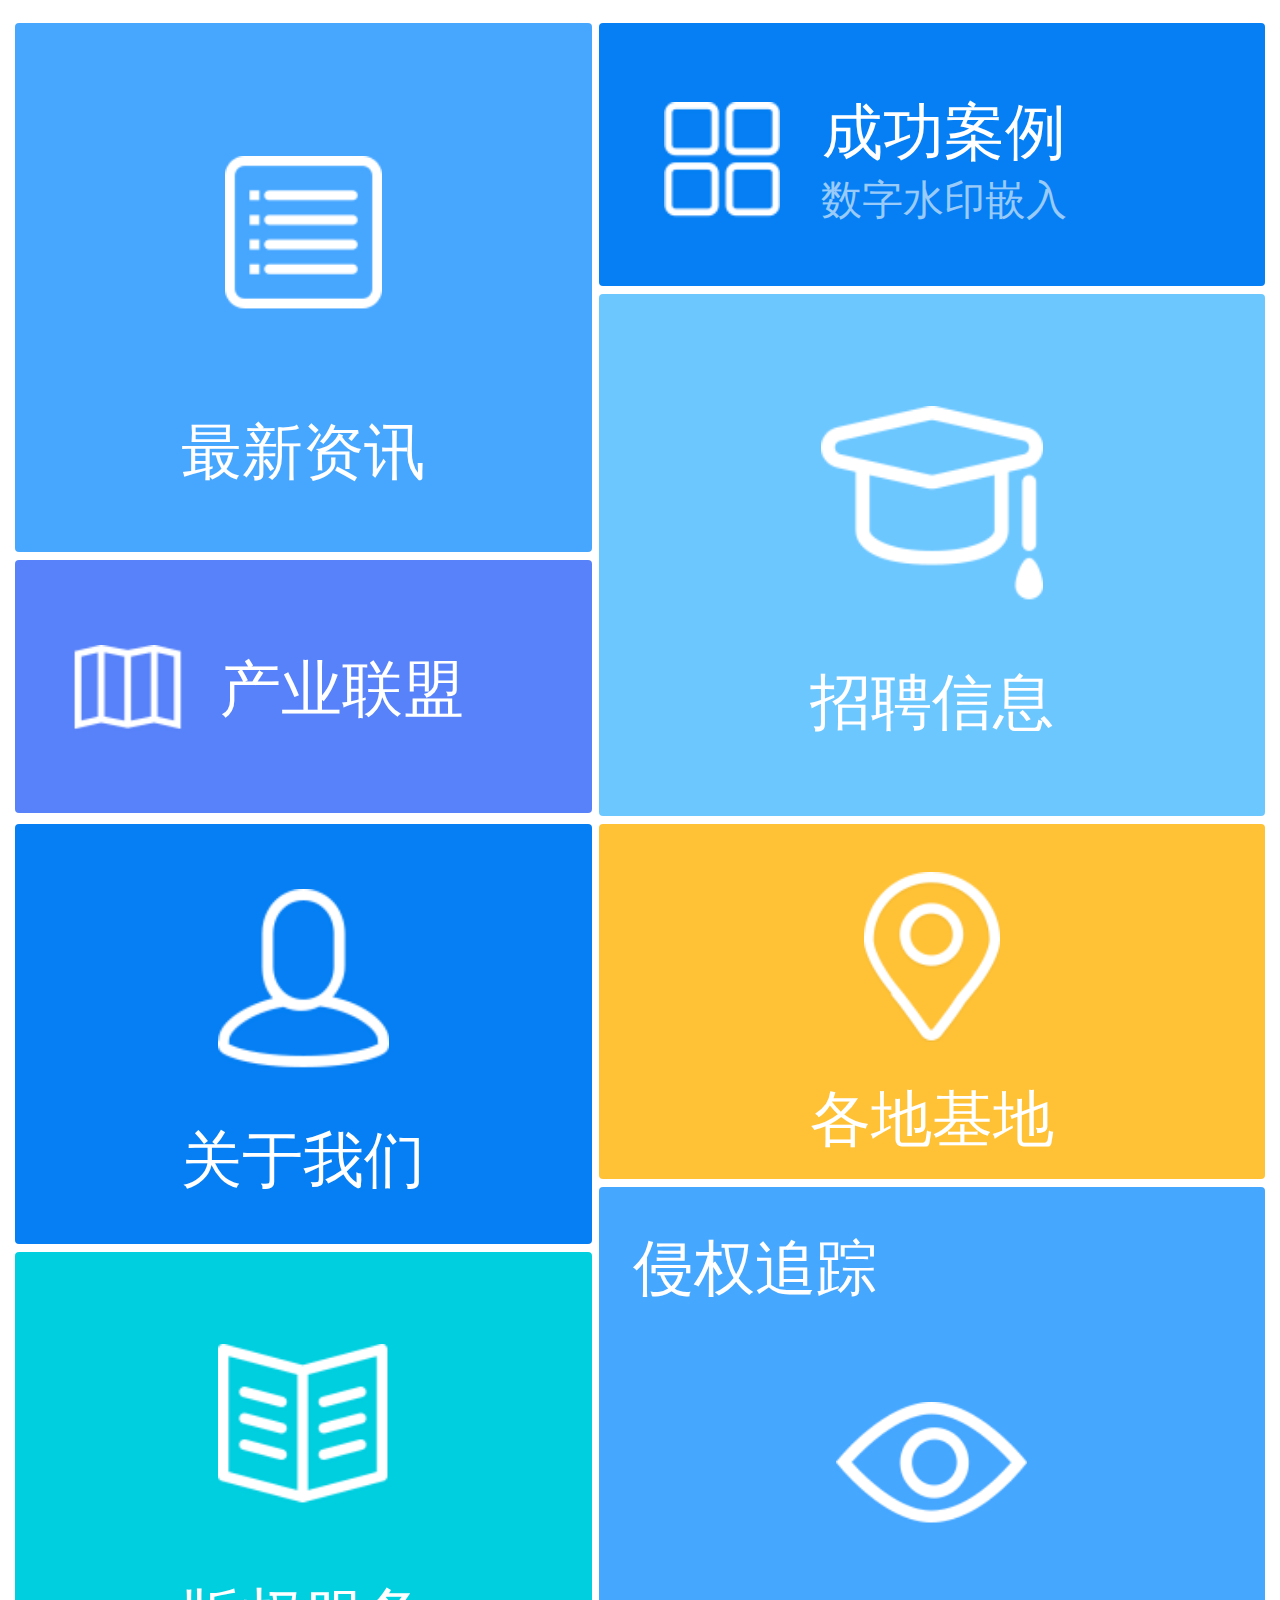
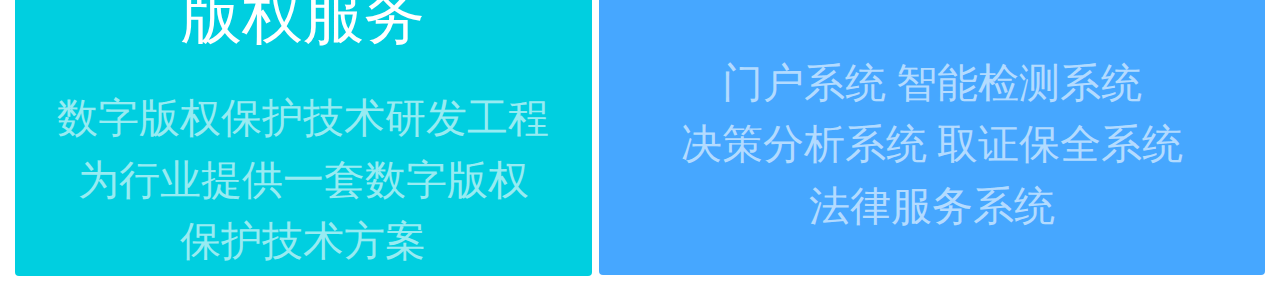
<file: edition/index.html>
<!DOCTYPE html>
<html>
<head>
  <meta charset="utf-8" />
  <title>版保首页</title>
  <meta name="viewport" content="width=device-width, user-scalable=no, initial-scale=1.0, maximum-scale=1.0, minimum-scale=1.0">
  <link rel="stylesheet" href="css/reset.css">
  <link rel="stylesheet" href="css/index.css">
  <script src="js/common.js"></script>
</head>
<body>
  <div id="home">
   <div class="content">
    <div class="top">
     <div class="top_left">
      <a href="html/news_list.html" class="news">
       <span class="img"><img src="img/icon1.png"></span>
       <h3 class="title">最新资讯</h3>
     </a>
     <a href="html/industry.html" class="industry">
       <span class="industry_box clear">
        <span class="img left"><img src="img/icon2.png"></span>
        <h3 class="title left">产业联盟</h3>
      </span>
    </a>
  </div>
  <div class="top_right">
    <a href="html/success.html" class="demo">
     <span class="demo_box clear">
      <span class="img left"><img src="img/icon3.png"></span>
      <span class="title_box left">
        <h3 class="title">成功案例</h3>
        <p>数字水印嵌入</p>
      </span>
    </span>
  </a>
  <a href="html/employment.html" class="employment">
   <span class="img"><img src="img/icon4.png"></span>
   <h3 class="title">招聘信息</h3>
 </a>
</div>
</div>
<div class="bottom">
 <div class="bottom_left">
  <a href="html/about.html" class="connect">
   <span class="img"><img src="img/icon7.png"></span>
   <h3 class="title">关于我们</h3>
 </a>
 <a href="html/version.html" class="version">
   <span class="img"><img src="img/icon8.png"></span>
   <h3 class="title">版权服务</h3>
   <p>数字版权保护技术研发工程</p>
   <p>为行业提供一套数字版权</p>
   <p>保护技术方案</p>
 </a>
</div>
<div class="bottom_right">
  <a href="html/base.html" class="base">
   <span class="img"><img src="img/icon5.png"></span>
   <h3 class="title">各地基地</h3>
 </a>
 <a href="html/tort.html" class="tort">
   <h3 class="title">侵权追踪</h3>
   <span class="img"><img src="img/icon6.png"></span>
   <p>门户系统 智能检测系统</p>
   <p>决策分析系统 取证保全系统</p>
   <p>法律服务系统</p>
 </a>
</div>
</div>
</div>
</div>
</body>
</html>
</file>
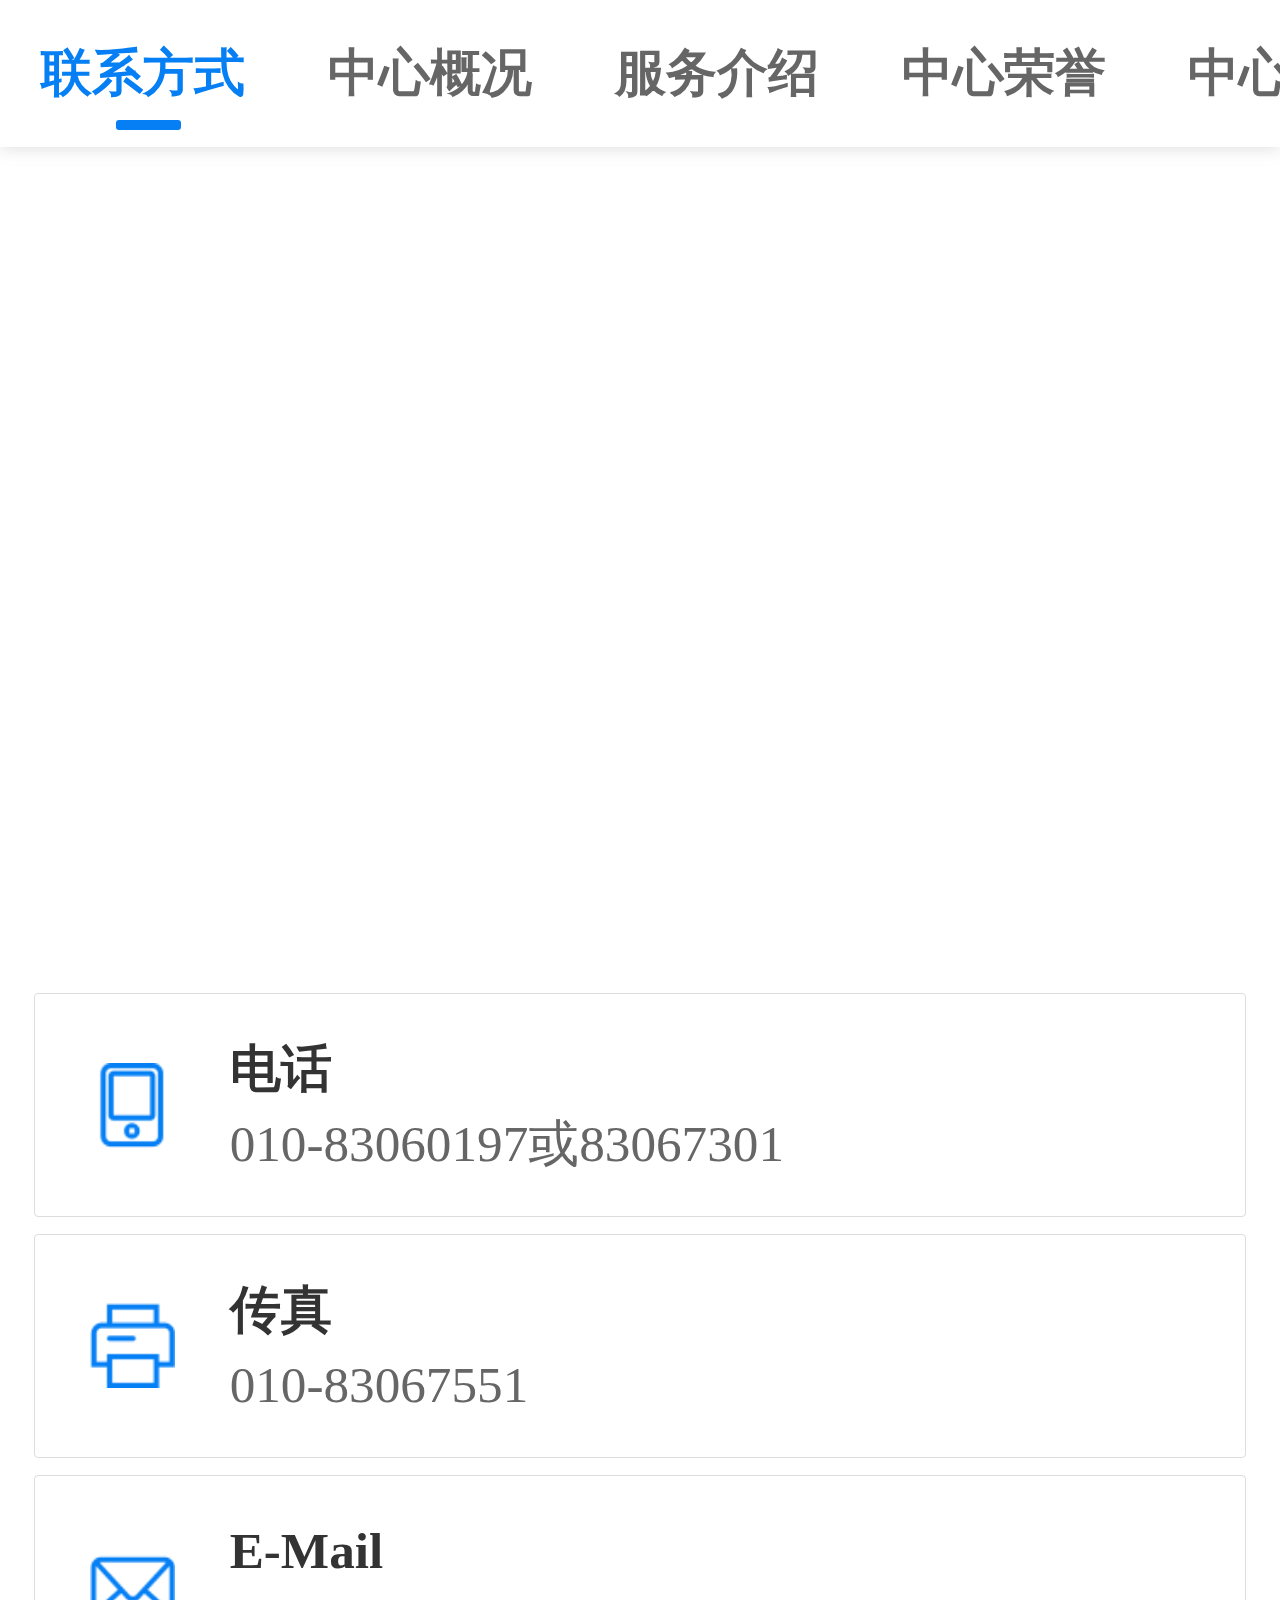
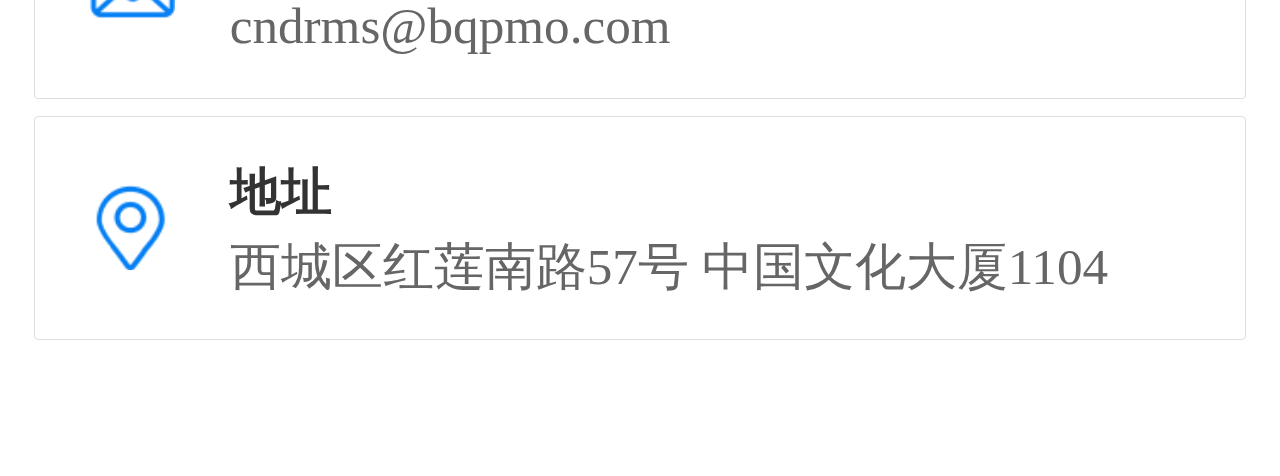
<file: edition/html/about.html>
<!DOCTYPE html>
<html>
  <head>
    <meta charset="utf-8" />
    <title>关于我们</title>
            <meta name="viewport" content="width=device-width, user-scalable=no, initial-scale=1.0, maximum-scale=1.0, minimum-scale=1.0">
            <link rel="stylesheet" href="../css/reset.css">
            <link rel="stylesheet" href="../css/common.css">
            <link rel="stylesheet" href="../css/about.css">
            <script src="../js/common.js"></script>
            <script type="text/javascript" src="http://api.map.baidu.com/api?v=2.0&ak=6ACPAPFaHdgpWPXGiLHvGnDN05e9NZvy"></script>
  </head>
  <body onload="loaded()">
          <div id="about">
              <div class="content">
                  <!-- tab导航 -->
                  <div class="wrapper">
                    <div  class="tab_nav scroller">
                       <div class="tab b_color">联系方式<span class="line active"></span></div>
                       <div class="tab">中心概况<span class="line"></span></div>
                       <div class="tab">服务介绍<span class="line"></span></div>
                       <div class="tab">中心荣誉<span class="line"></span></div>
                       <div class="tab">中心历程<span class="line"></span></div>
                    </div>
                  </div>
                    <div class="news_list contant">
                        <!-- 联系方式 -->
                        <div class="list_box ">
                            <div class="map"><div id="container" style="height: 100%"></div> </div>
                            <ul>
                              <li class="connect_box">
                                <i class="icon icon_phone"></i>
                                <span class="connect">
                                  <p class="type">电话</p>
                                  <p class="text">010-83060197或83067301</p>
                                </span>
                              </li>
                              <li class="connect_box">
                                <i class="icon icon_fax"></i>
                                <span class="connect">
                                  <p class="type">传真</p>
                                  <p class="text">010-83067551</p>
                                </span>
                              </li>
                              <li class="connect_box">
                                <i class="icon icon_email"></i>
                                <span class="connect">
                                  <p class="type">E-Mail</p>
                                  <p class="text">cndrms@bqpmo.com</p>
                                </span>
                              </li>
                              <li class="connect_box">
                                <i class="icon icon_site"></i>
                                <span class="connect">
                                  <p class="type">地址</p>
                                  <p class="text">西城区红莲南路57号 中国文化大厦1104</p>
                                </span>
                              </li>
                            </ul>
                        </div>
                        <!-- 中心概况 -->
                        <div class="list_box none">
                             <div class="title text_center"><h1>中国新闻出版研究院工程研发中心简介</h1></div>
                             <div class="sm_title"><p>中国新闻出版研究院工程研发中心主要负责： 制定研发工程实施计划并组织实施；承担项目工程综合管理工作；承担工程项目技术实施管理工作；承担工程项目财务管理工作。</p></div>
                             <div class="text"><p>中国新闻出版研究院工程研发中心主要负责：制定研发工程实施计划并组织实施；承担项目工程综合管理工作；承担工程项目技术实施管理工作；承担工程项目财务管理工作。
中心目前在研的主要项目是数字版权保护技术研发工程（国家新闻出版广电总局新闻出版方面四大科技创新工程之一），设有数字版权保护技术研发工程总体组办公室，主要负责该工程的总体协调和管控工作。
此外，中心还拥有国家级多媒体数字出版实验室，主要负责数字出版相关技术产品的测试、数字出版调研、技术开发，承担行业交流的各类会议、论坛及针对出版单位的数字化培训与教学、演示与示范等。</p></div>
                        </div>
                        <!-- 服务介绍 -->
                        <div class="list_box none">
                            <div class="title text_left"><h1>公共服务平台简介</h1></div>
                            <div class="sm_title"><p>资源不离本单位，用户对资源绝对控制； 从注册、交易到侵权追踪，全流程版权保护。</p></div>
                            <div class="details">
                                <div class="title title_color"><h1>网络侵权追踪子平台</h1></div>
                                <div class="text network"><p>本平台具有网络取证、证据核实、证据保全等功能，针对指定数字内容作品，为用户提供是否遭受疑似网络侵权情况的服务， 通过即时受理和主动监测， 做到侵权行为早发现、 早报告、早提醒，达到打击网络侵权盗版，净化网络空间的目的。平台通过在线实时取证技术进行网络取证；输出疑似侵权作品的网站列表，并进行证据保全，后续可作为行政，司法机关执法证据。</p></div>
                            </div>
                            <div class="details">
                                <div class="title title_color"><h1>可信交易数据管理子平台</h1></div>
                                <div class="text credible"><p>本平台是独立于交易双方的第三方数据采集中心，通过对网上数字内容作品交易数据和授权数据进行监测与管理，有效地保证内容提供商、内容销售商等各方权利和利益，为各方提供可信的数据查询、监测与管理服务，保证各种交易数据的可信性和可监控性。</p></div>
                            </div>
                            <div class="details">
                                <div class="title title_color"><h1>数字内容注册与管理子平台</h1></div>
                                <div class="text number"><p>本平台具有版权信息注册、作品特征提取和版权标识符嵌入等功能，为出版行业提供可靠的数字内容注册、权属证明服务，为网络环境下数字内容作品的传播提供版权标识和认证服务，结合工程其他成果，让出版单位在数字内容作品分发和销售环节没有后顾之忧。</p></div>
                            </div>
                        </div>
                        <!-- 中心荣誉 -->
                        <div class="list_box none">
                            <div class="img_box"><img src="../img/rongyu.jpg"></div>
                            <p class="title text_center">深圳文博会优秀展示奖</p>
                        </div>
                        <!-- 中心历程 -->
                        <div class="list_box none">
                          <ol id="history_process">
                            <li class="clear">
                              <div class="left left_date">
                                <p class="year">2007年</p>
                                <p class="month">03月</p>
                              </div>
                              <div class="left right_content">
                                <span class="jiantou"></span>
                                <div class="contents">
                                  数字版权保护技术研发工程等四大数字出版工程通过可行性论证<span class="if_img">收起图片</span>
                                </div>
                                <img class="news_img" src="../img/news.jpg" alt="图片加载中">
                              </div>
                            </li>
                            <li class="clear">
                              <div class="left left_date">
                                <p class="year">2010年</p>
                                <p class="month">05月</p>
                              </div>
                              <div class="left right_content">
                                <span class="jiantou"></span>
                                <div class="contents">
                                  数字版权保护技术研发工程总体组成立<span class="if_img">收起图片</span>
                                </div>
                                <img class="news_img" src="../img/news.jpg" alt="图片加载中">
                              </div>
                            </li>
                            <li class="clear">
                              <div class="left left_date">
                                <p class="year">2011年</p>
                                <p class="month">07月</p>
                              </div>
                              <div class="left right_content">
                                <span class="jiantou"></span>
                                <div class="contents">
                                  数字版权保护技术研发工程正式启动<span class="if_img">收起图片</span>
                                </div>
                                <img class="news_img" src="../img/news.jpg" alt="图片加载中">
                              </div>
                            </li>
                            <li class="clear">
                              <div class="left left_date">
                                <p class="month">08月</p>
                              </div>
                              <div class="left right_content">
                                <span class="dian"></span>
                                <div class="contents">
                                  总局重大领导到总体组检查部署工作<span class="if_img">收起图片</span>
                                </div>
                                <img class="news_img" src="../img/news.jpg" alt="图片加载中">
                              </div>
                            </li>
                            <li class="clear">
                              <div class="left left_date">
                                <p class="year">2012年</p>
                                <p class="month">05月</p>
                              </div>
                              <div class="left right_content">
                                <span class="jiantou"></span>
                                <div class="contents">
                                  工程完成需求分析阶段工作<span class="if_img">收起图片</span>
                                </div>
                                <img class="news_img" src="../img/news.jpg" alt="图片加载中">
                              </div>
                            </li>
                            <li class="clear">
                              <div class="left left_date">
                                <p class="month">08月</p>
                              </div>
                              <div class="left right_content">
                                <span class="dian"></span>
                                <div class="contents">
                                  新闻出版重大科技工程项目领导小组办公室牵头，联合工程总体组、总集成、管控、标准和监理开展概要设计前的轮巡检查工作<span class="if_img">收起图片</span>
                                </div>
                                <img class="news_img" src="../img/news.jpg" alt="图片加载中">
                              </div>
                            </li>
                            <li class="clear">
                              <div class="left left_date">
                                <p class="year">2013年</p>
                                <p class="month">10月</p>
                              </div>
                              <div class="left right_content">
                                <span class="jiantou"></span>
                                <div class="contents">
                                  数字版权保护技术研发工程所有分包通过了概要设计阶段专家评审<span class="if_img">收起图片</span>
                                </div>
                                <img class="news_img" src="../img/news.jpg" alt="图片加载中">
                              </div>
                            </li>
                            <li class="clear">
                              <div class="left left_date">
                                <p class="year">2014年</p>
                                <p class="month">11月</p>
                              </div>
                              <div class="left right_content">
                                <span class="jiantou"></span>
                                <div class="contents">
                                  工程完成详细设计阶段工作<span class="if_img">收起图片</span>
                                </div>
                                <img class="news_img" src="../img/news.jpg" alt="图片加载中">
                              </div>
                            </li>
                            <li class="clear">
                              <div class="left left_date">
                                <p class="month">12月</p>
                              </div>
                              <div class="left right_content">
                                <span class="dian"></span>
                                <div class="contents">
                                  工程完成集成测试阶段工作<span class="if_img">收起图片</span>
                                </div>
                                <img class="news_img" src="../img/news.jpg" alt="图片加载中">
                              </div>
                            </li>
                            <li class="clear">
                              <div class="left left_date">
                                <p class="year">2015年</p>
                                <p class="month">06月</p>
                              </div>
                              <div class="left right_content">
                                <span class="jiantou"></span>
                                <div class="contents">
                                  新闻出版重大科技工程项目领导小组办公室下发《关于确定数字版权保护技术研发工程应用推广单位的通知》，明确中国新闻出版研究院为数字版权保护技术研发工程应用推广单位<span class="if_img">收起图片</span>
                                </div>
                                <img class="news_img" src="../img/news.jpg" alt="图片加载中">
                              </div>
                            </li>
                            <li class="clear">
                              <div class="left left_date">
                                <p class="month">10月</p>
                              </div>
                              <div class="left right_content">
                                <span class="dian"></span>
                                <div class="contents">
                                  数字版权保护技术研发工程所有分包通过了系统测试阶段专家评审<span class="if_img">收起图片</span>
                                </div>
                                <img class="news_img" src="../img/news.jpg" alt="图片加载中">
                              </div>
                            </li>
                            <li class="clear">
                              <div class="left left_date">
                                <p class="month">12月</p>
                              </div>
                              <div class="left right_content">
                                <span class="dian"></span>
                                <div class="contents">
                                  数字版权保护技术研发工程所有分包通过了初检阶段专家评审<span class="if_img">收起图片</span>
                                </div>
                                <img class="news_img" src="../img/news.jpg" alt="图片加载中">
                              </div>
                            </li>
                            <li class="clear">
                              <div class="left left_date">
                                <p class="year">2016年</p>
                                <p class="month">04月</p>
                              </div>
                              <div class="left right_content">
                                <span class="jiantou"></span>
                                <div class="contents">
                                  数字版权保护技术研发工程所有分包通过了第三方测试<span class="if_img">收起图片</span>
                                </div>
                                <img class="news_img" src="../img/news.jpg" alt="图片加载中">
                              </div>
                            </li>
                            <li class="clear">
                              <div class="left left_date">
                                <p class="month">05月</p>
                              </div>
                              <div class="left right_content">
                                <span class="dian"></span>
                                <div class="contents">
                                  数字版权保护技术研发工程即将进入全面应用推广的新阶段.....<span class="if_img">收起图片</span>
                                </div>
                                <img class="news_img" src="../img/news.jpg" alt="图片加载中">
                              </div>
                            </li>
                          </ol>
                        </div>
                  </div>
              </div>
          </div>  
  </body>
  <script src="../js/jquery.js"></script>
  <script src="../js/map.js"></script>
  <script src="../js/index.js"></script>
  <script src="../js/iscroll.js"></script>
  <script type="text/javascript">  
            var myScroll;  
            function loaded() {  
                myScroll = new IScroll('.wrapper', {  
                    scrollX: true,  
                    scrollY: false,  
                    click: true,
                    taps:true,
                    preventDefault: false
                });  
            }  
            document.addEventListener('touchmove', false);  
        </script> 
</html>
</file>
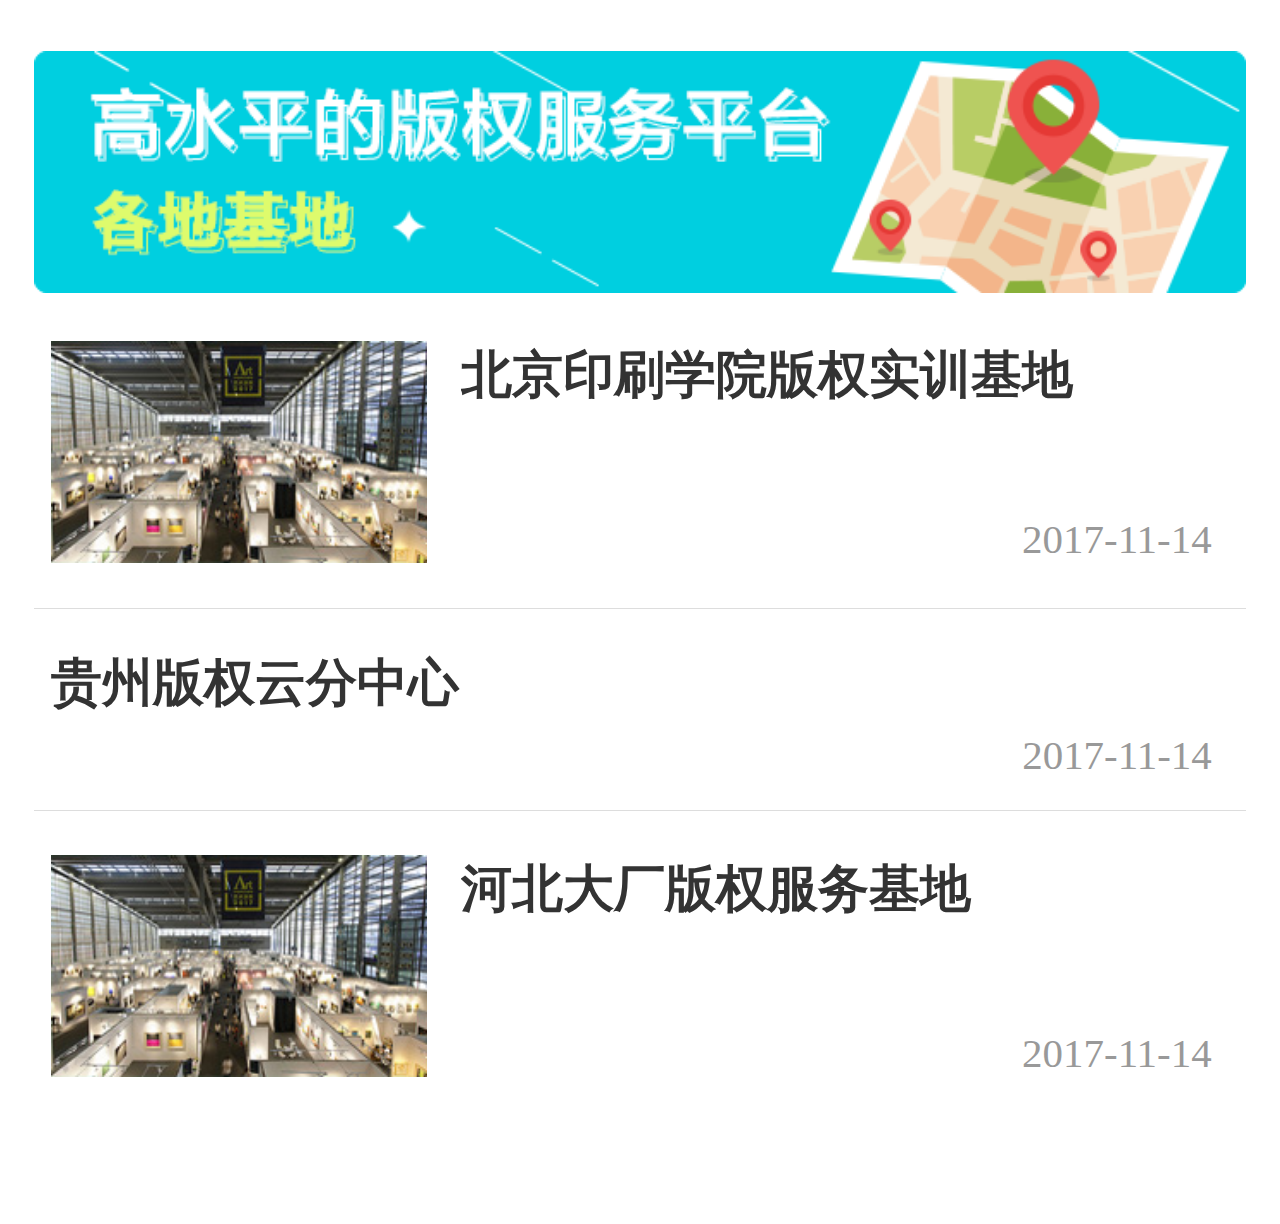
<file: edition/html/base.html>
<!DOCTYPE html>
<html>
   <head>
      <meta charset="utf-8" />
      <title>各地基地</title>
      <meta name="viewport" content="width=device-width, user-scalable=no, initial-scale=1.0, maximum-scale=1.0, minimum-scale=1.0">
      <link rel="stylesheet" href="../css/reset.css">
      <link rel="stylesheet" href="../css/common.css">
      <link rel="stylesheet" href="../css/news_list.css">
      <script src="../js/common.js"></script>
   </head>
   <body>
      <div id="news">
         <div class="content  contant">
            <!-- 广告 -->
            <div class="advertisement banner">
               <img src="../img/banner_3.png">
            </div>
            <!-- 基地列表 -->
            <div class="news_list">
               <ul class="list_box">
                  <li>
                     <a href="base_details.html" class="clear">
                        <span class="news_img left">
                           <img src="../img/news.jpg">  
                        </span>
                        <span class="news_title left">
                           <h3>北京印刷学院版权实训基地</h3>
                           <p class="clear"> <em class="right">2017-11-14</em></p>
                        </span>
                     </a>
                  </li>
                  <li>
                     <a href="base_details.html" class="no_img">
                        <h3>贵州版权云分中心</h3>
                        <p class="clear"> <em class="right">2017-11-14</em></p>
                     </a>
                  </li>
                  <li>
                     <a href="base_details.html" class="clear">
                        <span class="news_img left">
                           <img src="../img/news.jpg">  
                        </span>
                        <span class="news_title left">
                           <h3>河北大厂版权服务基地</h3>
                           <p class="clear"> <em class="right">2017-11-14</em></p>
                        </span>
                     </a>
                  </li>
               </ul>
            </div>
         </div>
      </div>
      <script src="../js/jquery.js"></script>
      <script src="../js/index.js"></script>
   </body>
</html>
</file>
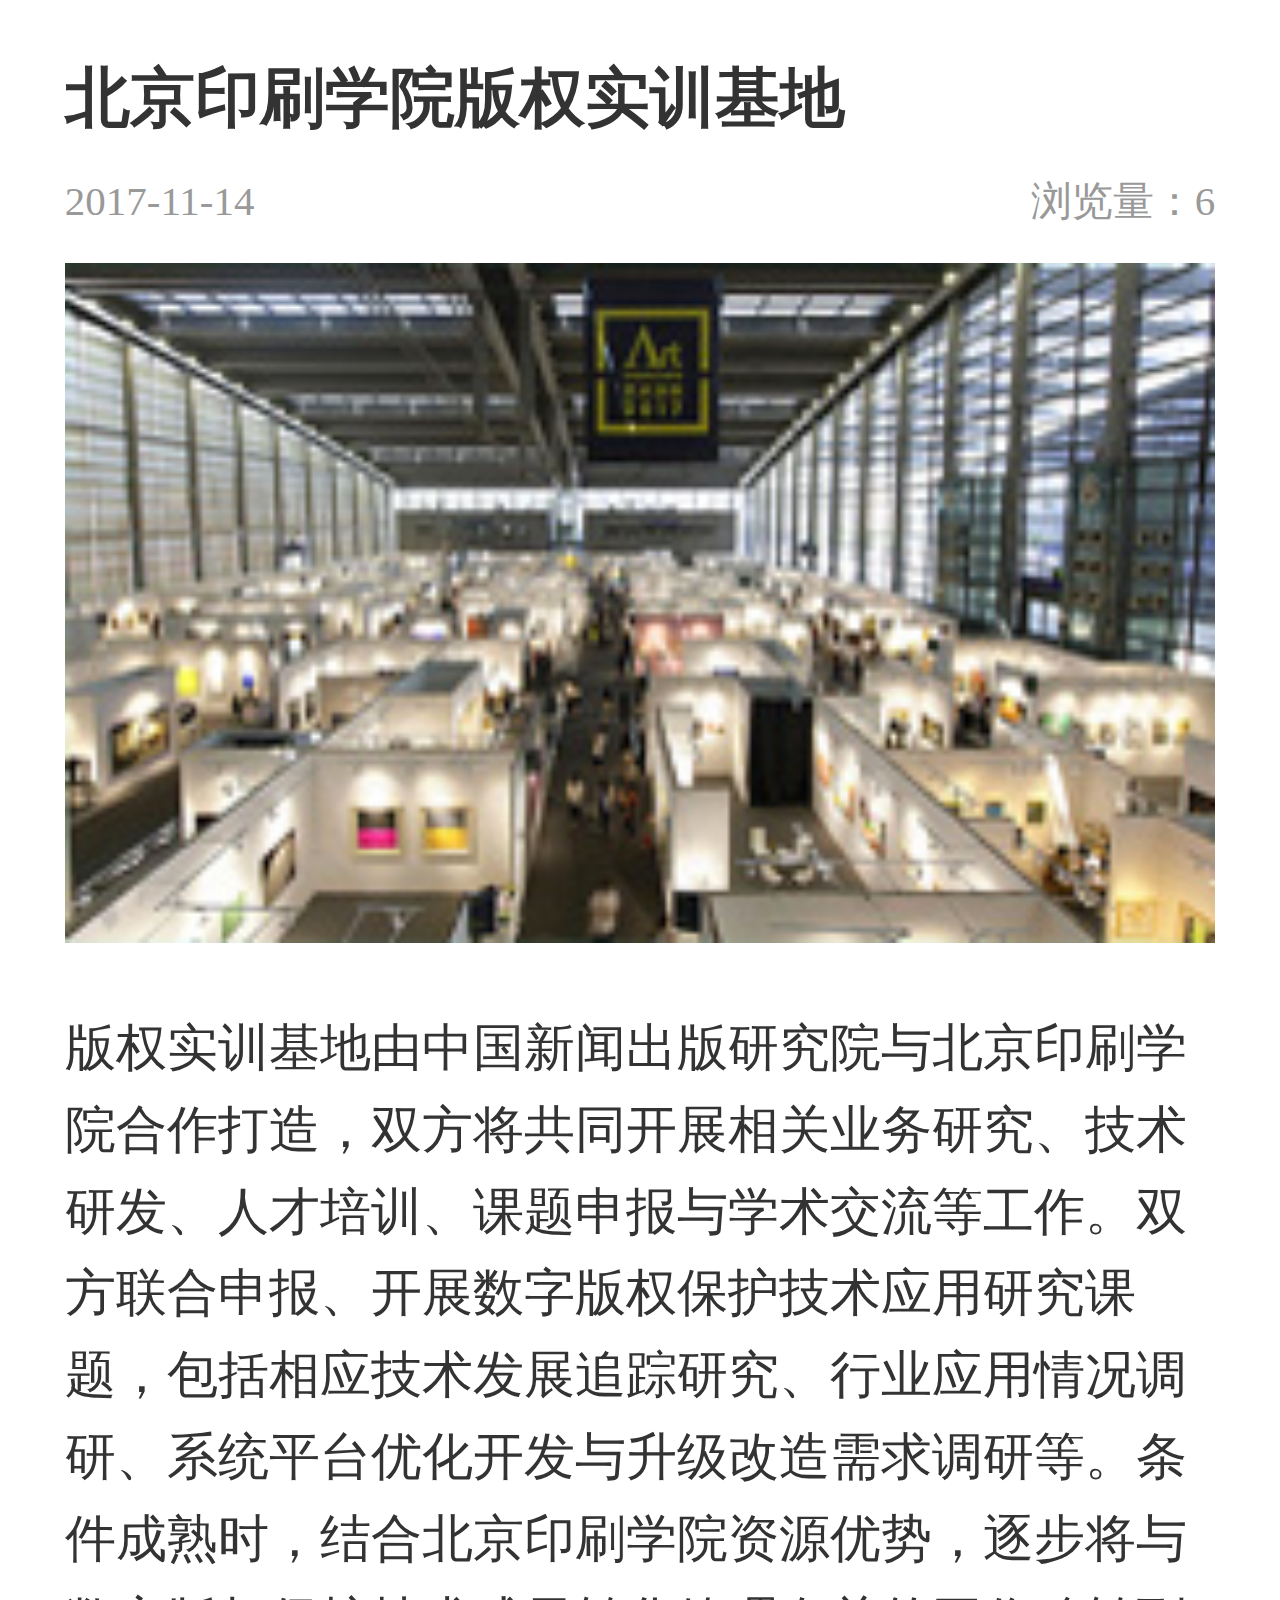
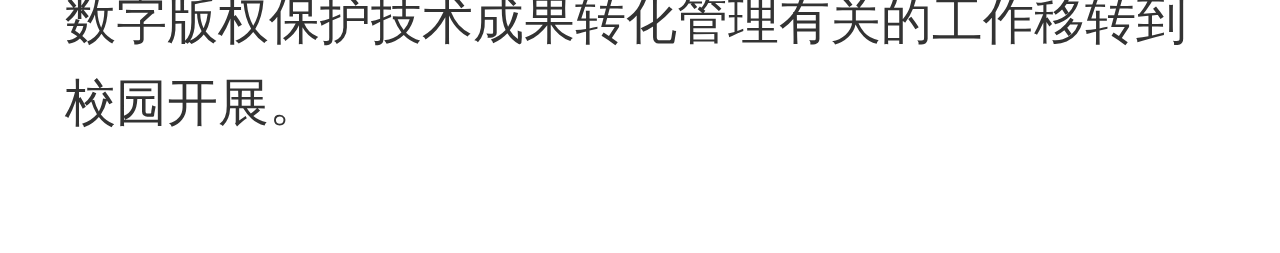
<file: edition/html/base_details.html>
<!DOCTYPE html>
<html>
    <head>
        <meta charset="utf-8" />
        <title>基地详情</title>
        <meta name="viewport" content="width=device-width, user-scalable=no, initial-scale=1.0, maximum-scale=1.0, minimum-scale=1.0">
        <link rel="stylesheet" href="../css/reset.css">
        <link rel="stylesheet" href="../css/common.css">
        <link rel="stylesheet" href="../css/news_details.css">
        <script src="../js/common.js"></script>
    </head>
    <body>
        <div id="news_details">
            <div class="content">
                <!-- 标题 -->
                <div class="title"><h1>北京印刷学院版权实训基地</h1></div>
                <!-- 时间 -->
                <div class="time_box">
                    <em class="name">2017-11-14</em>
                    <em class="time"></em>
                    <em class="num">浏览量：6</em>
                </div>
                <div class="text_box">
                    <div class="img">
                        <img src="../img/news.jpg" alt="图片加载失败">
                    </div>
                    <p class="text">版权实训基地由中国新闻出版研究院与北京印刷学院合作打造，双方将共同开展相关业务研究、技术研发、人才培训、课题申报与学术交流等工作。双方联合申报、开展数字版权保护技术应用研究课题，包括相应技术发展追踪研究、行业应用情况调研、系统平台优化开发与升级改造需求调研等。条件成熟时，结合北京印刷学院资源优势，逐步将与数字版权保护技术成果转化管理有关的工作移转到校园开展。</p>
                </div>
            </div>
        </div>
    </body>
</html>
</file>
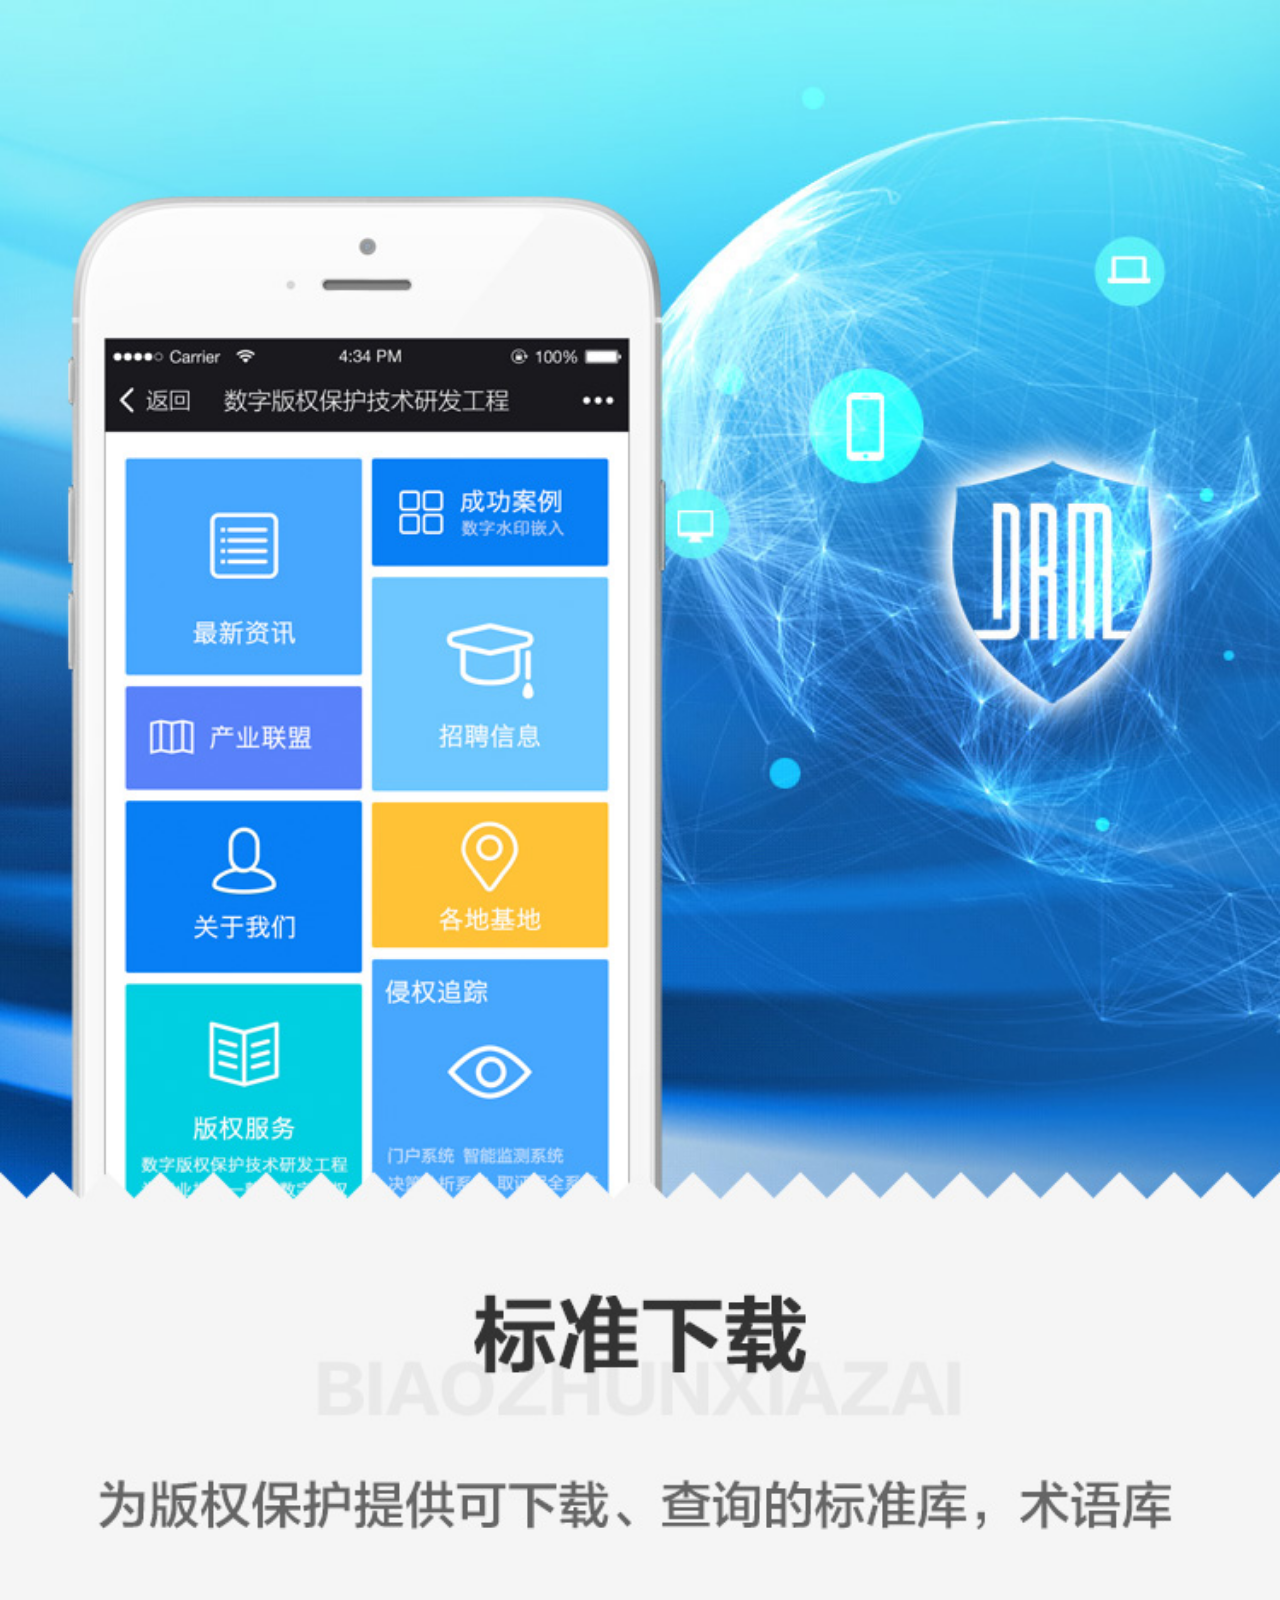
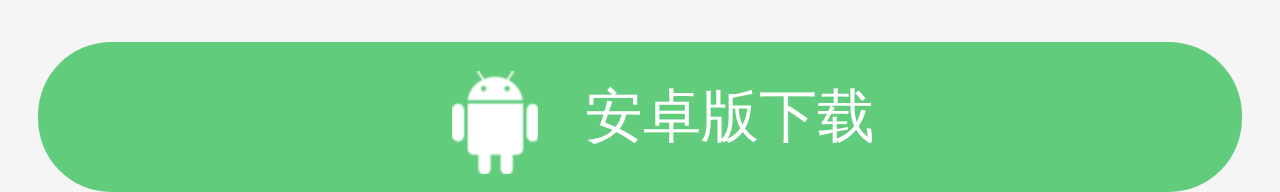
<file: edition/html/download.html>
<!DOCTYPE html>
<html>
   <head>
      <meta charset="utf-8" />
      <title>版权服务</title>
      <meta name="viewport" content="width=device-width, user-scalable=no, initial-scale=1.0, maximum-scale=1.0, minimum-scale=1.0">
      <link rel="stylesheet" href="../css/reset.css">
      <link rel="stylesheet" href="../css/common.css">
      <script src="../js/common.js"></script>
   </head>
   <body>
      <div id="download">
         <div>
               <div class="run_img"><img src="../img/download.jpg" alt="图片加载失败"></div>
               <a href="#"  class="load_btn"><span class="android"></span>安卓版下载</a>
         </div>
      </div>
   </body>
</html>
</file>
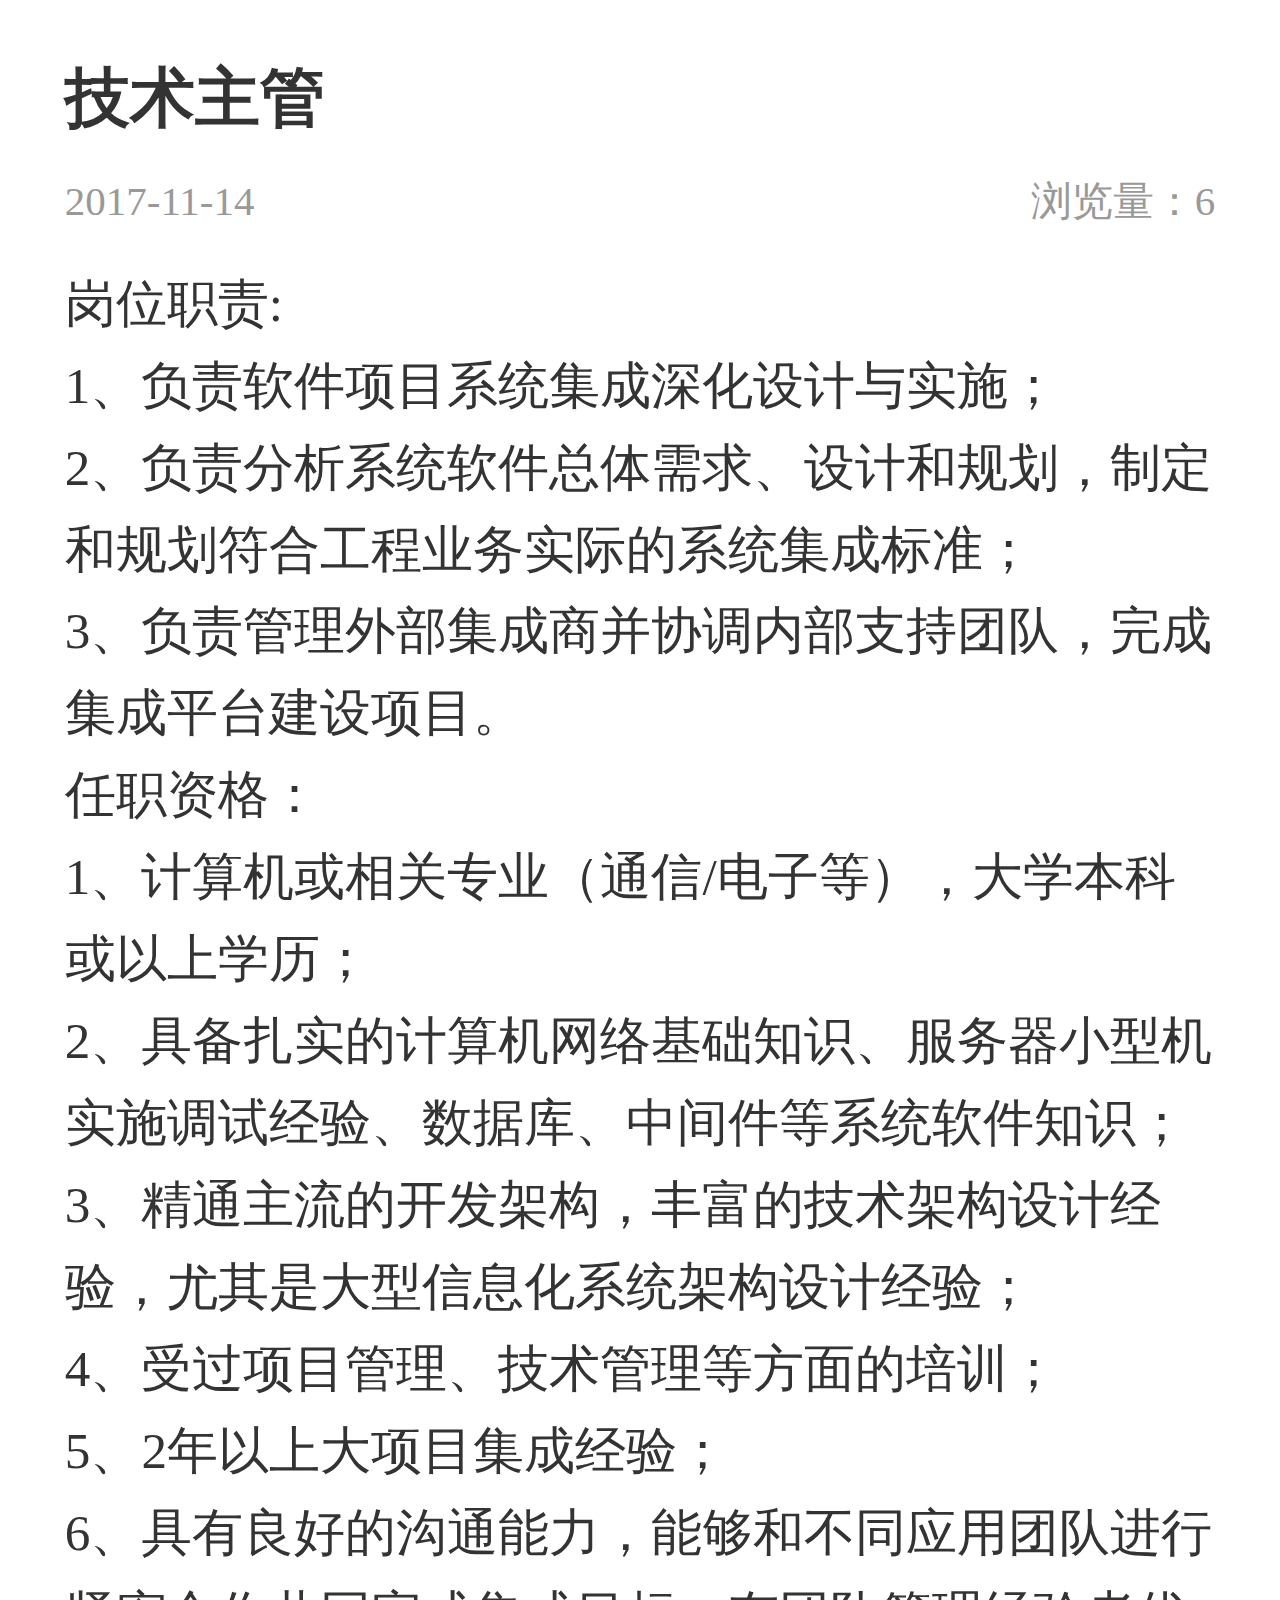
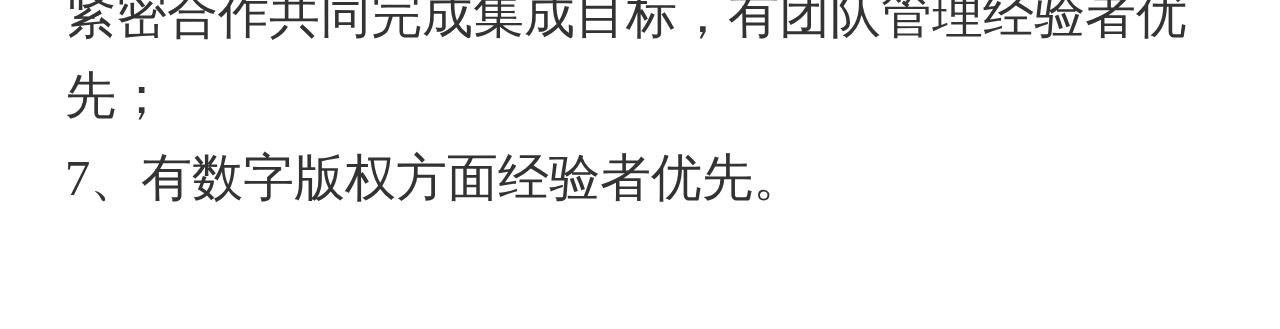
<file: edition/html/employ_details.html>
<!DOCTYPE html>
<html>
    <head>
        <meta charset="utf-8" />
        <title>招聘详情</title>
        <meta name="viewport" content="width=device-width, user-scalable=no, initial-scale=1.0, maximum-scale=1.0, minimum-scale=1.0">
        <link rel="stylesheet" href="../css/reset.css">
        <link rel="stylesheet" href="../css/common.css">
        <link rel="stylesheet" href="../css/news_details.css">
        <script src="../js/common.js"></script>
    </head>
    <body>
        <div id="news_details">
            <div class="content">
                <!-- 标题 -->
                <div class="title"><h1>技术主管</h1></div>
                <!-- 时间 -->
                <div class="time_box">
                    <em class="name">2017-11-14</em>
                    <em class="num">浏览量：6</em>
                </div>
                <div class="text_box ">
<!--                     <div class="img">
                        <img src="../img/news.jpg" alt="图片加载失败">
                    </div> -->
                    <div class="text marginNo">
                        <h3 class="sm_tilte">岗位职责:</h3>
                        <ul>
                            <li> 1、负责软件项目系统集成深化设计与实施；</li>
                            <li> 2、负责分析系统软件总体需求、设计和规划，制定和规划符合工程业务实际的系统集成标准；</li>
                            <li> 3、负责管理外部集成商并协调内部支持团队，完成集成平台建设项目。</li>
                        </ul>
                        <h3 class="sm_tilte">任职资格：</h3>
                        <ul>
                            <li> 1、计算机或相关专业（通信/电子等），大学本科或以上学历；</li>
                            <li>2、具备扎实的计算机网络基础知识、服务器小型机实施调试经验、数据库、中间件等系统软件知识；</li>
                            <li>3、精通主流的开发架构，丰富的技术架构设计经验，尤其是大型信息化系统架构设计经验；</li>
                            <li>4、受过项目管理、技术管理等方面的培训；</li>
                            <li>5、2年以上大项目集成经验；</li>
                            <li>6、具有良好的沟通能力，能够和不同应用团队进行紧密合作共同完成集成目标，有团队管理经验者优先；</li>
                            <li>7、有数字版权方面经验者优先。</li>
                        </ul>
                    </div>
                </div>
            </div>
        </div>
    </body>
</html>
</file>
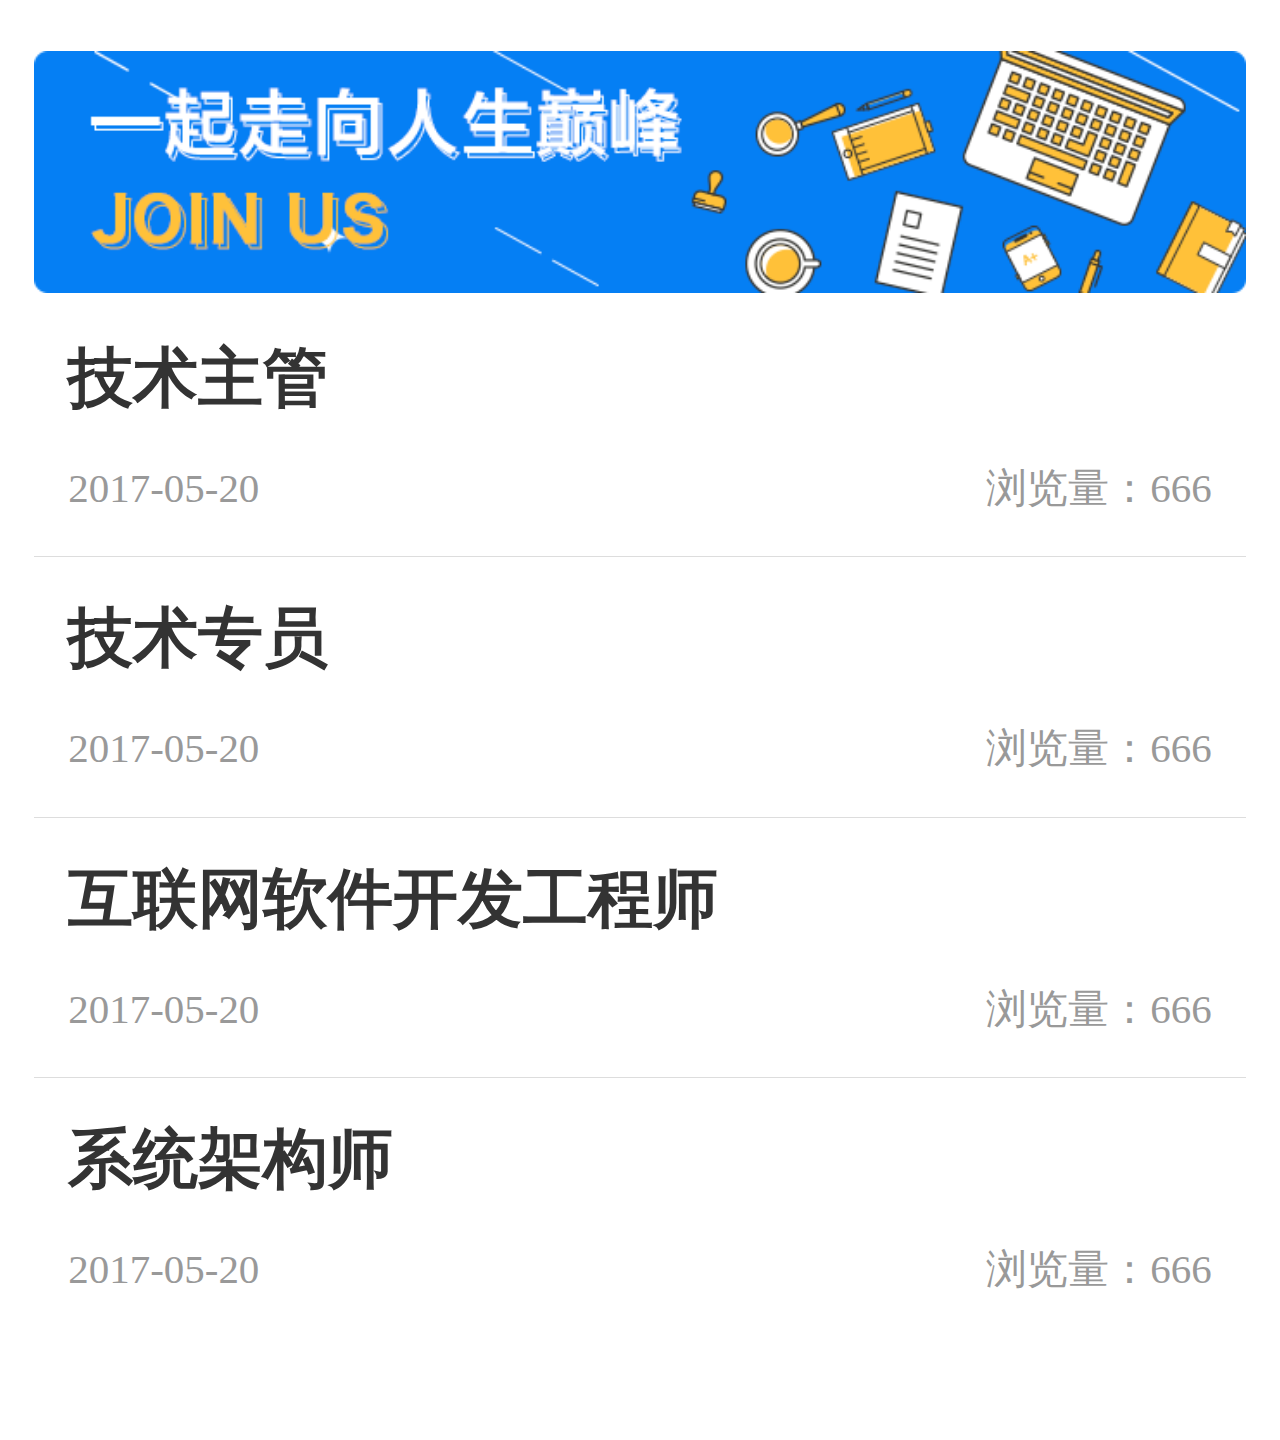
<file: edition/html/employment.html>
<!DOCTYPE html>
<html>
   <head>
      <meta charset="utf-8" />
      <title>招聘信息</title>
      <meta name="viewport" content="width=device-width, user-scalable=no, initial-scale=1.0, maximum-scale=1.0, minimum-scale=1.0">
      <link rel="stylesheet" href="../css/reset.css">
      <link rel="stylesheet" href="../css/common.css">
      <link rel="stylesheet" href="../css/employment.css">
      <script src="../js/common.js"></script>
   </head>
   <body>
      <div id="employment">
         <div class="content contant">
            <!-- 广告 -->
            <div class="advertisement banner">
               <img src="../img/connect.png">
            </div>
            <div class="employ_list">
               <ul>
                  <li>
                     <a href="employ_details.html" class="">
                        <h3 class="title">技术主管</h3>
                        <p class="clear"><em class="left">2017-05-20</em> <em class="right">浏览量：666</em></p>
                     </a>
                  </li>
                  <li>
                     <a href="employ_details.html" class="">
                        <h3 class="title">技术专员</h3>
                        <p class="clear"><em class="left">2017-05-20</em> <em class="right">浏览量：666</em></p>
                     </a>
                  </li>
                  <li>
                     <a href="#" class="">
                        <h3 class="title">互联网软件开发工程师</h3>
                        <p class="clear"><em class="left">2017-05-20</em> <em class="right">浏览量：666</em></p>
                     </a>
                  </li>
                  <li>
                     <a href="#" class="">
                        <h3 class="title">系统架构师</h3>
                        <p class="clear"><em class="left">2017-05-20</em> <em class="right">浏览量：666</em></p>
                     </a>
                  </li>
               </ul>
            </div>
         </div>
      </div>
   </body>
</html>
</file>
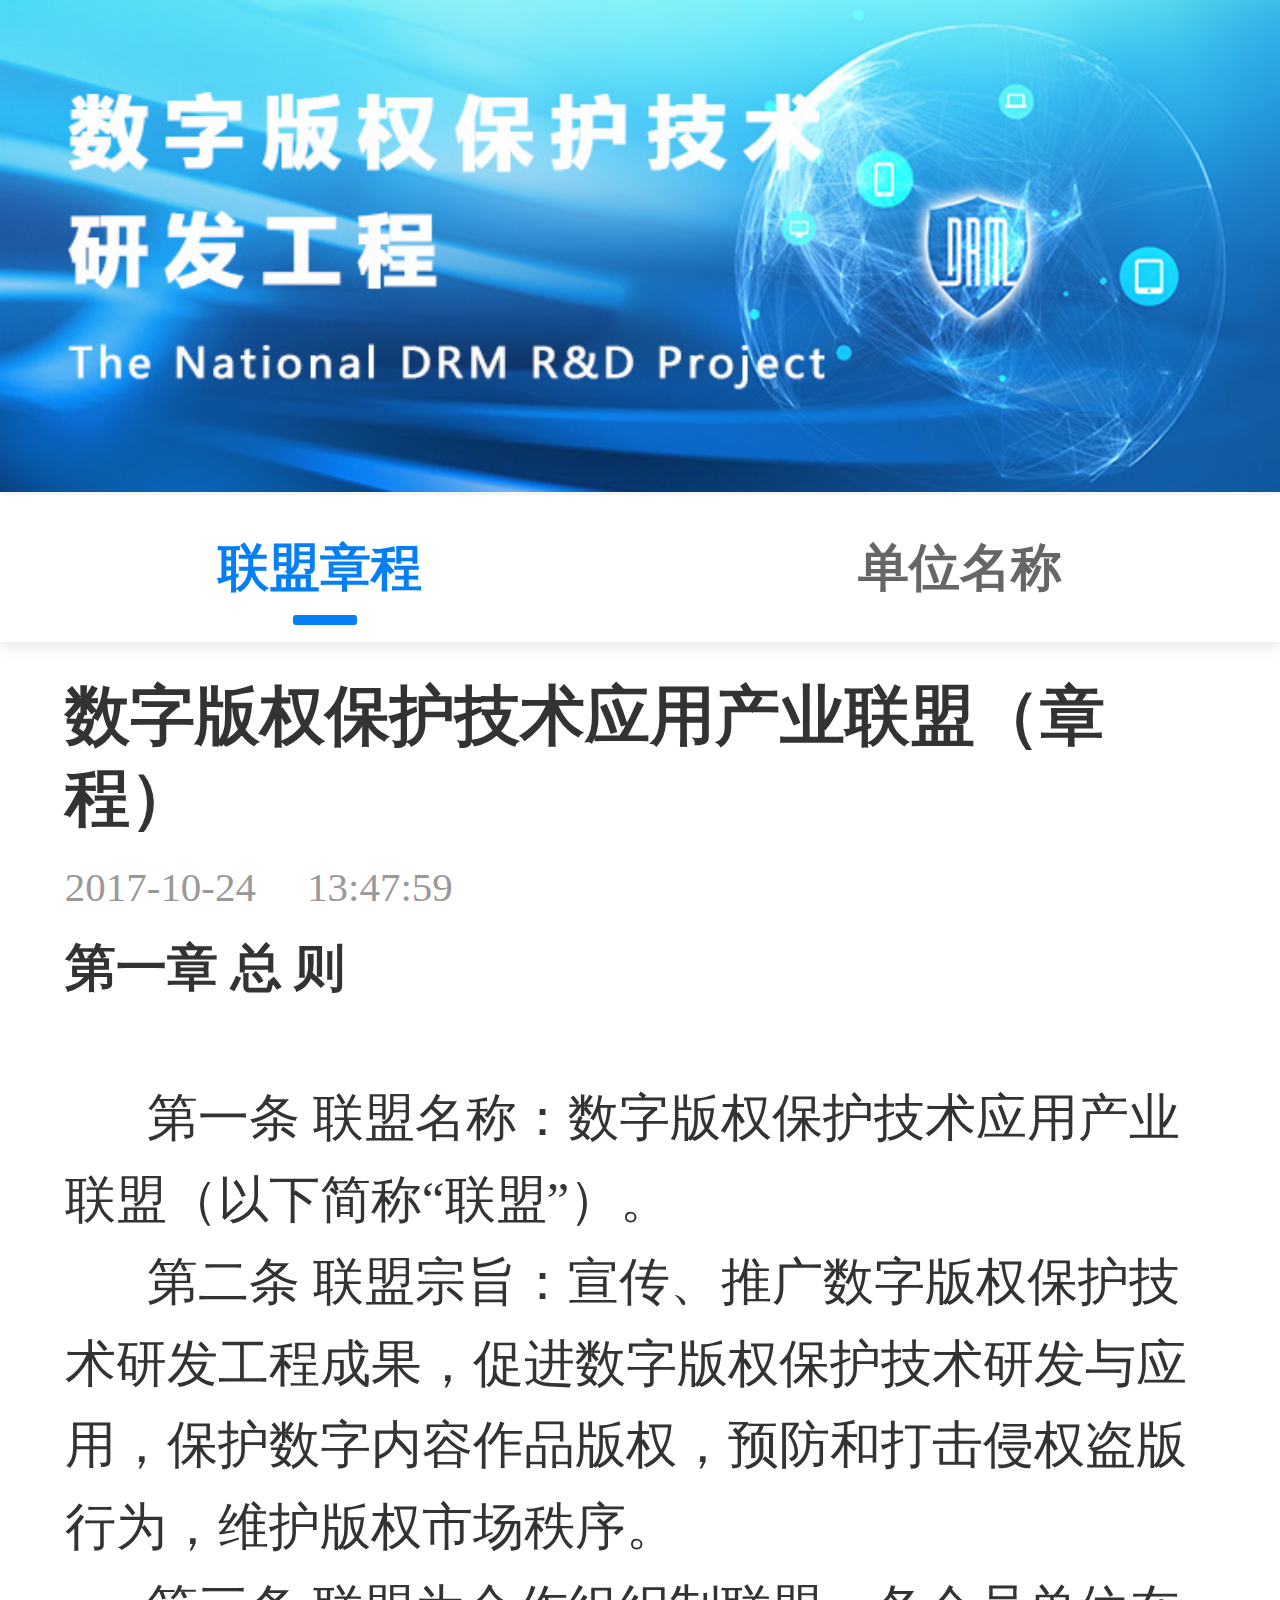
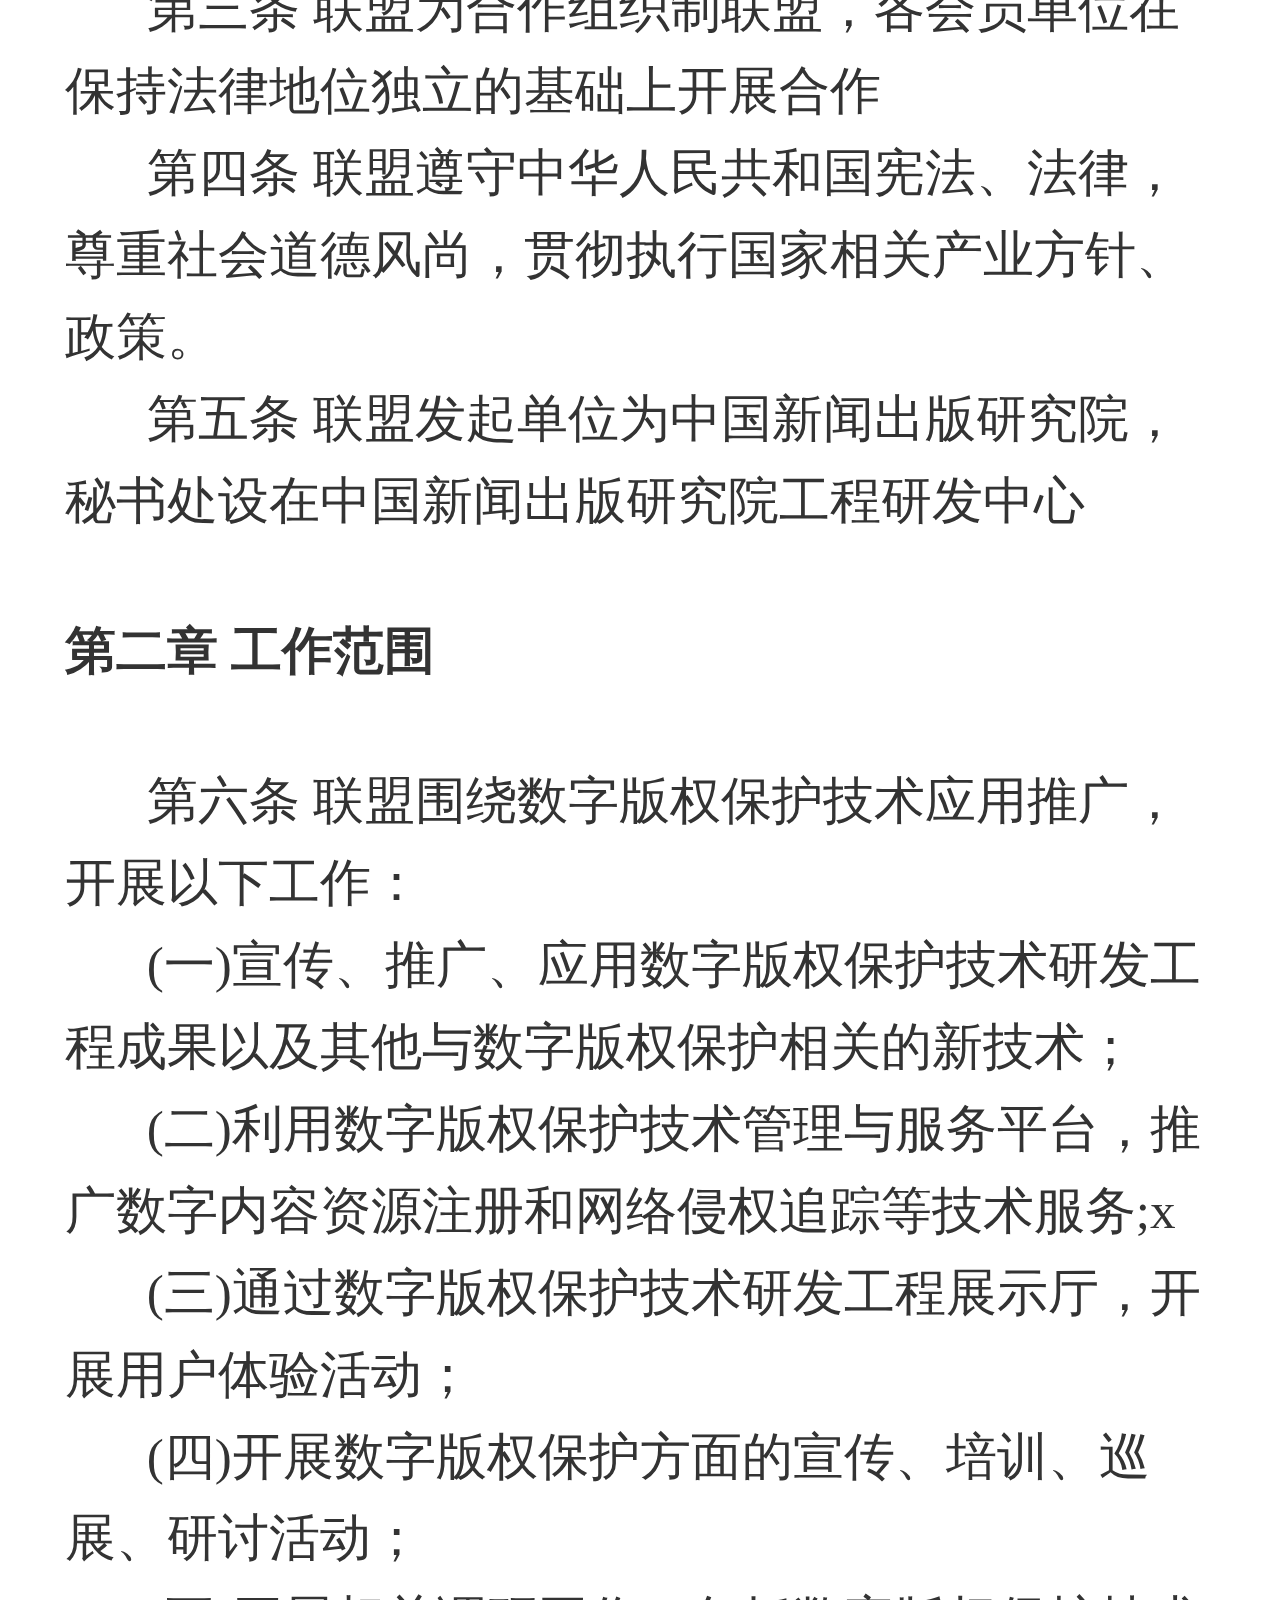
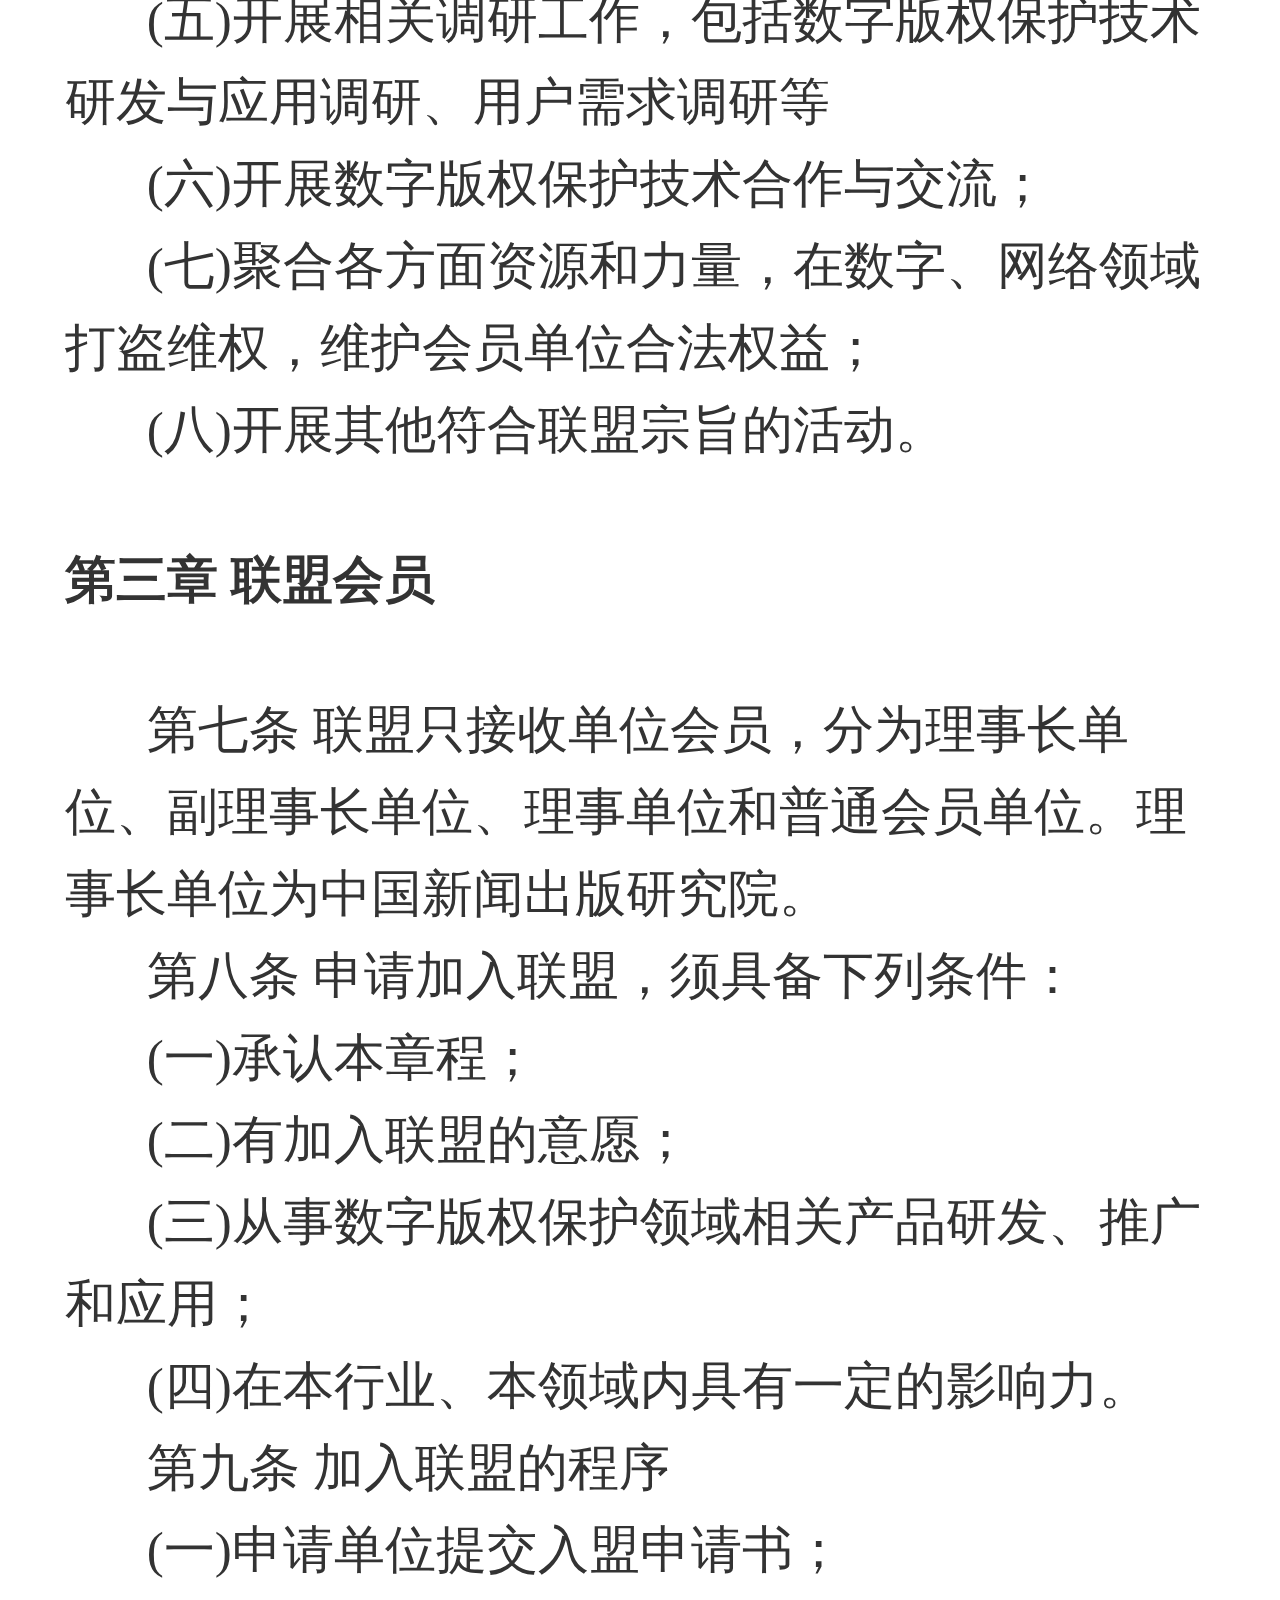
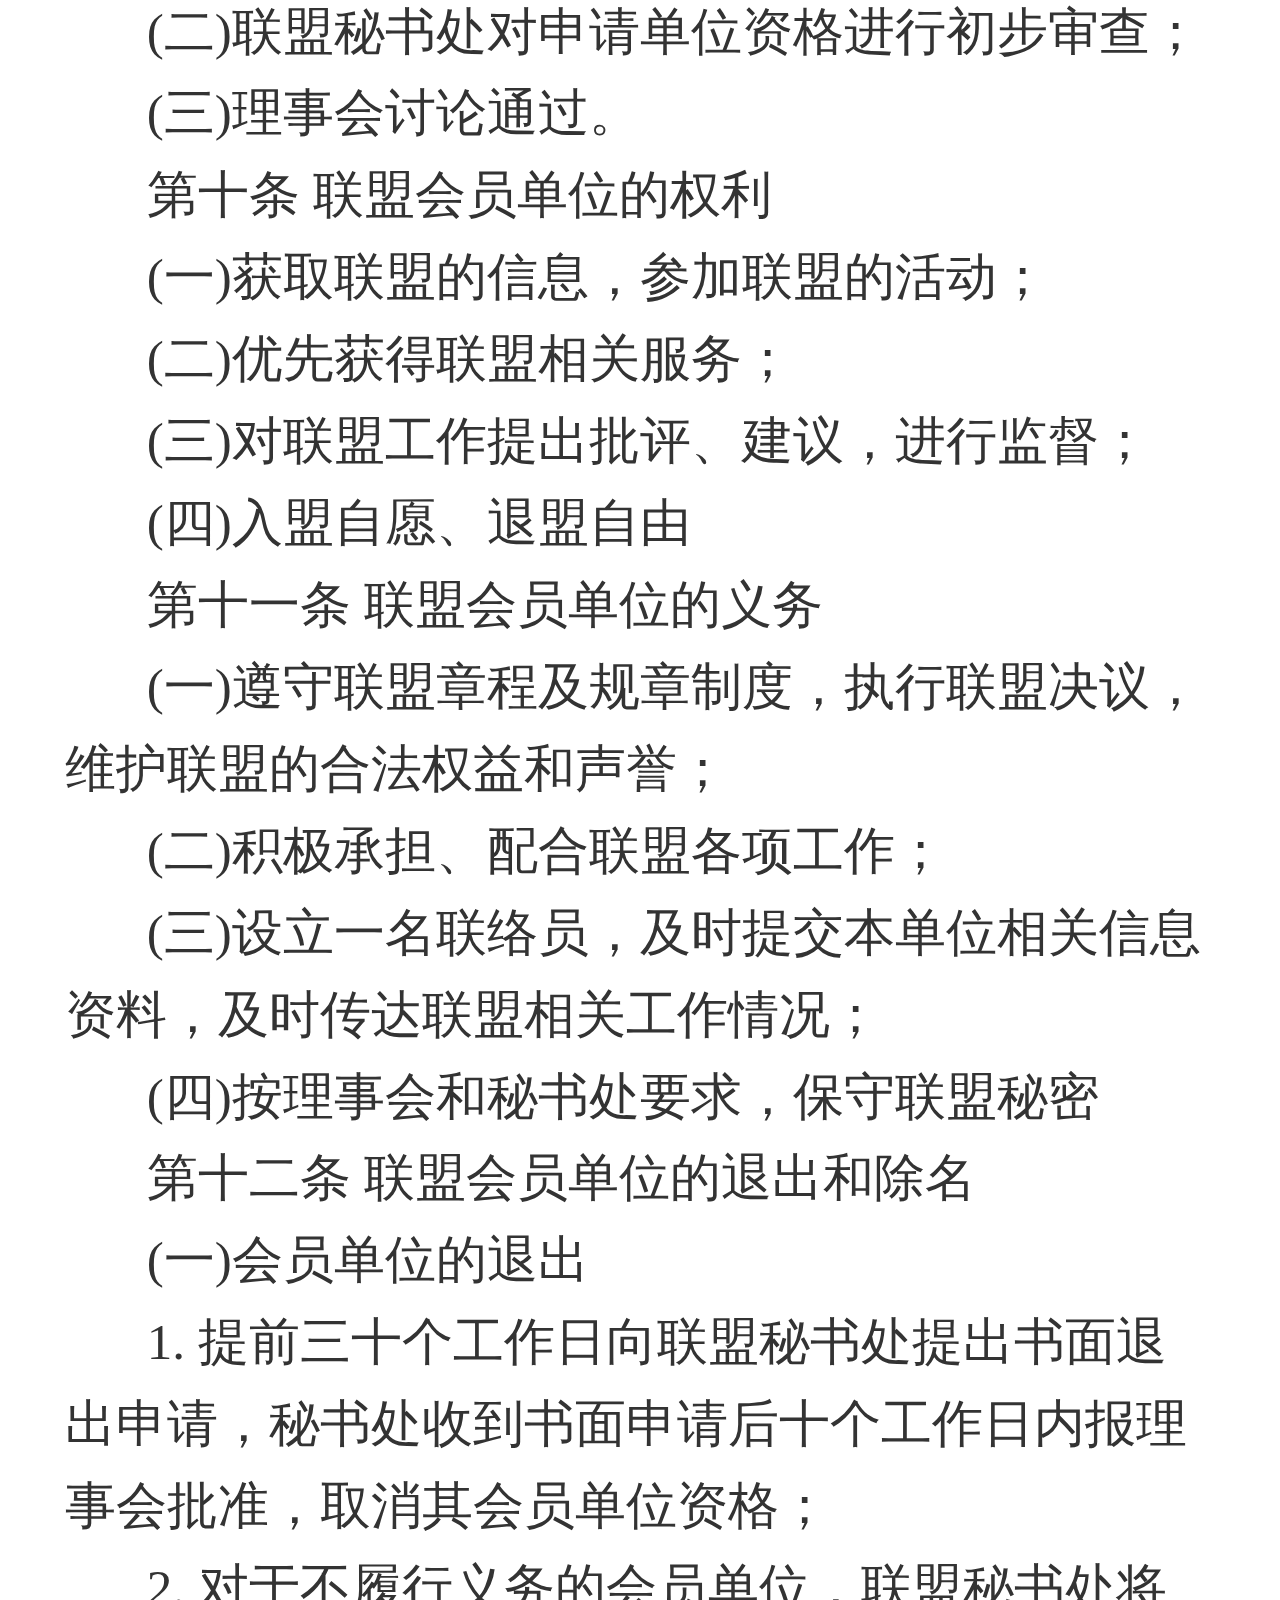
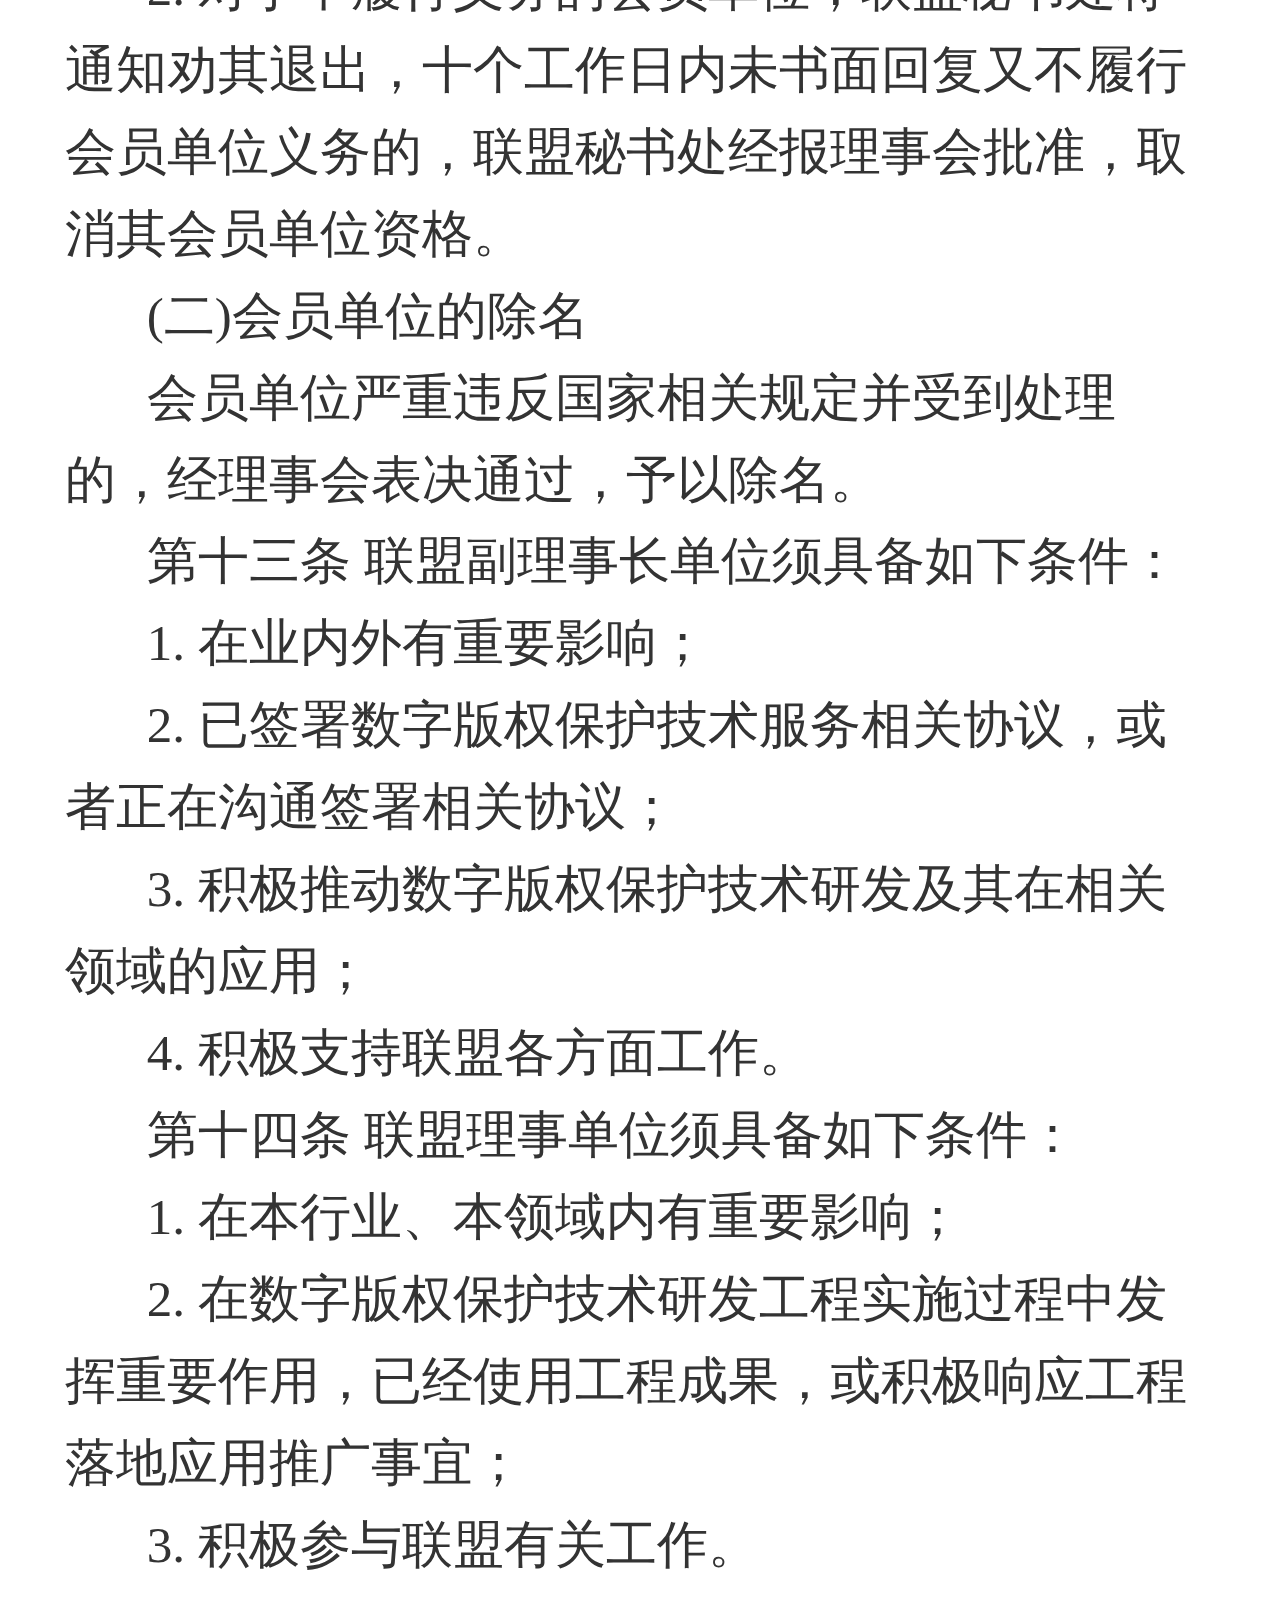
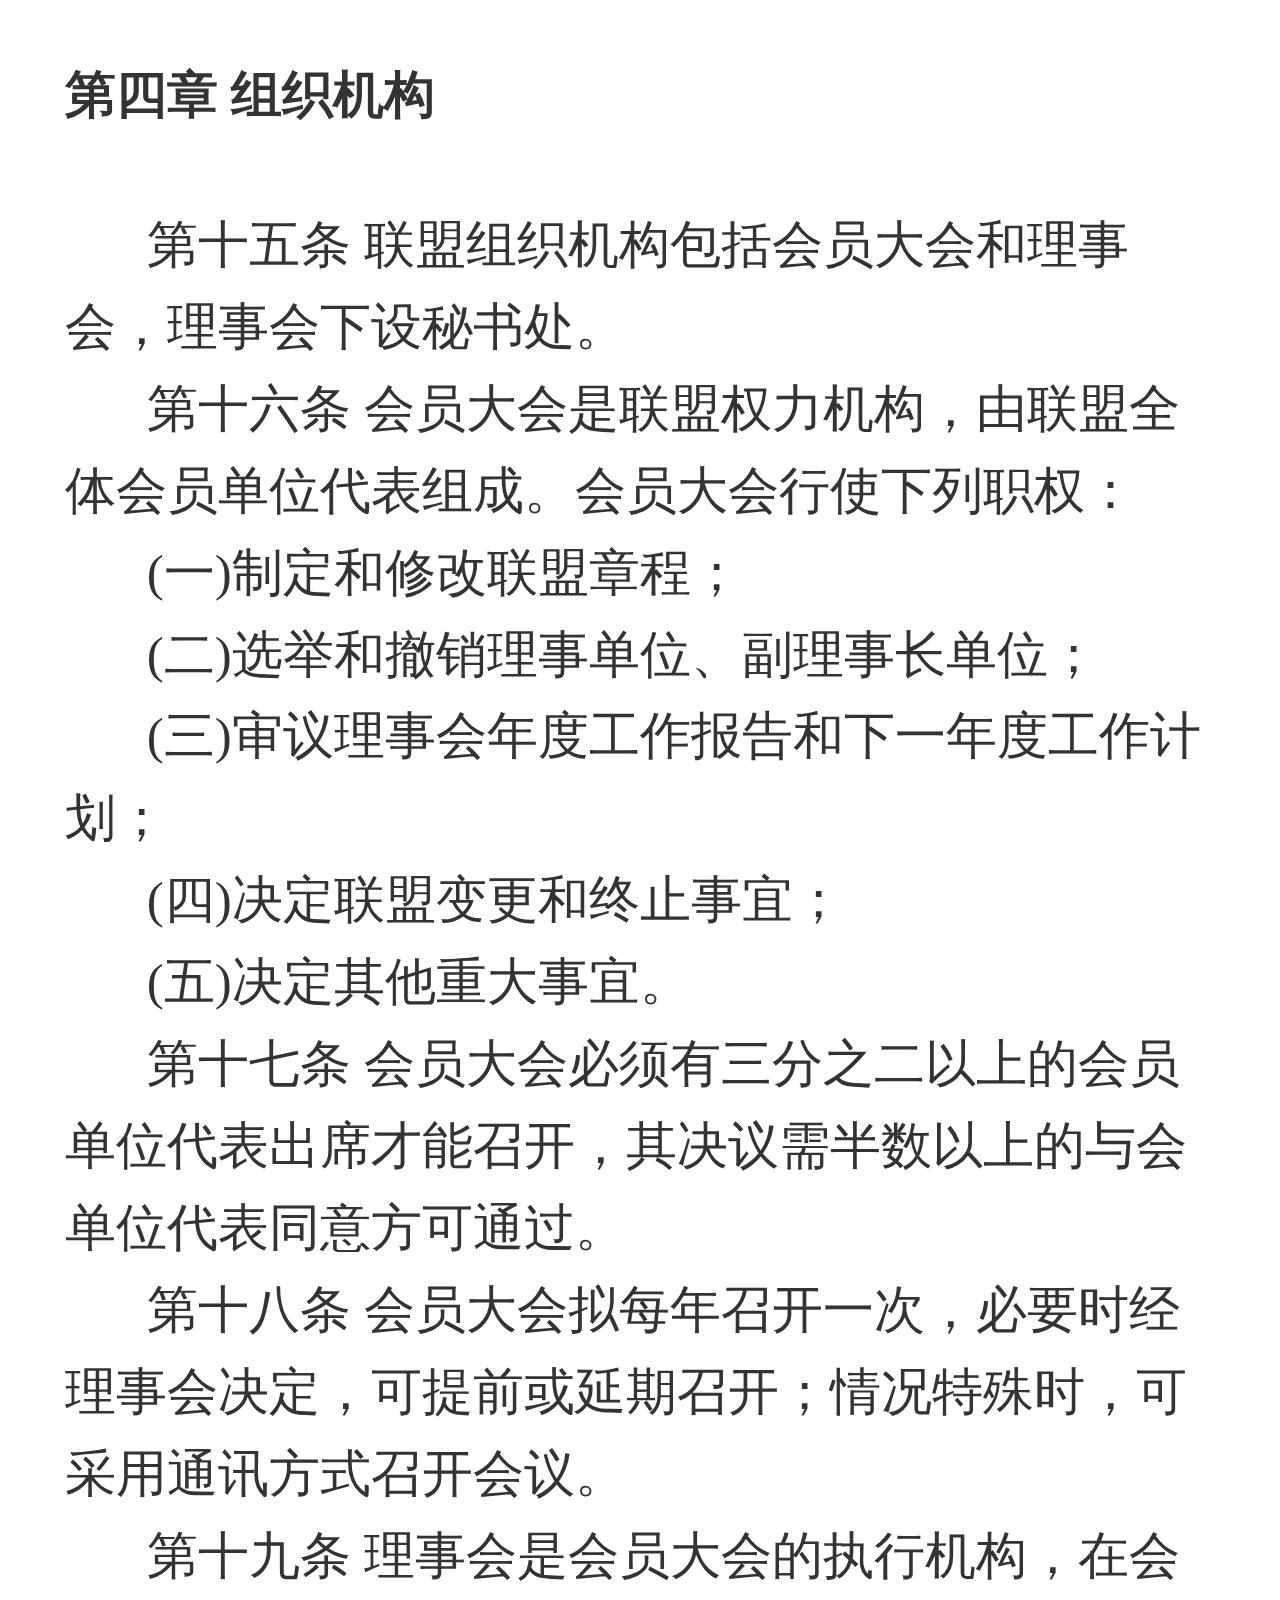
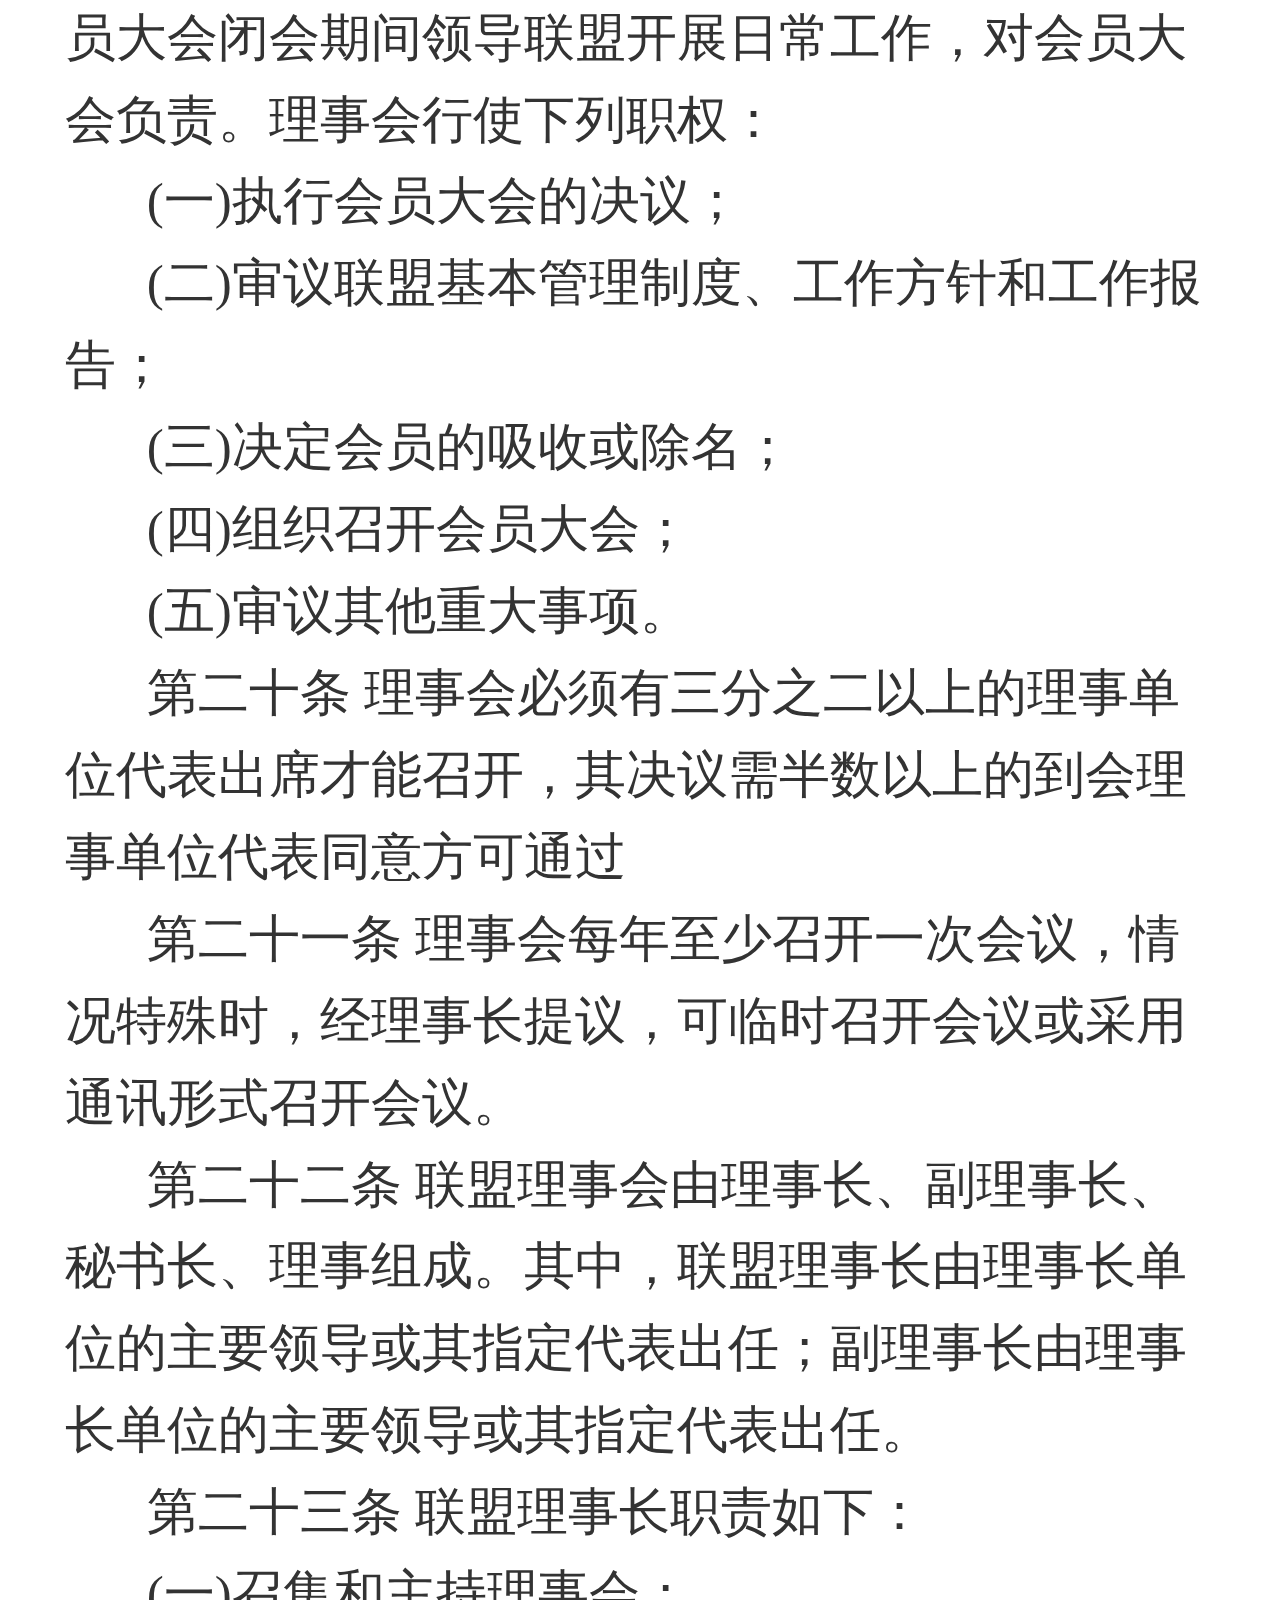
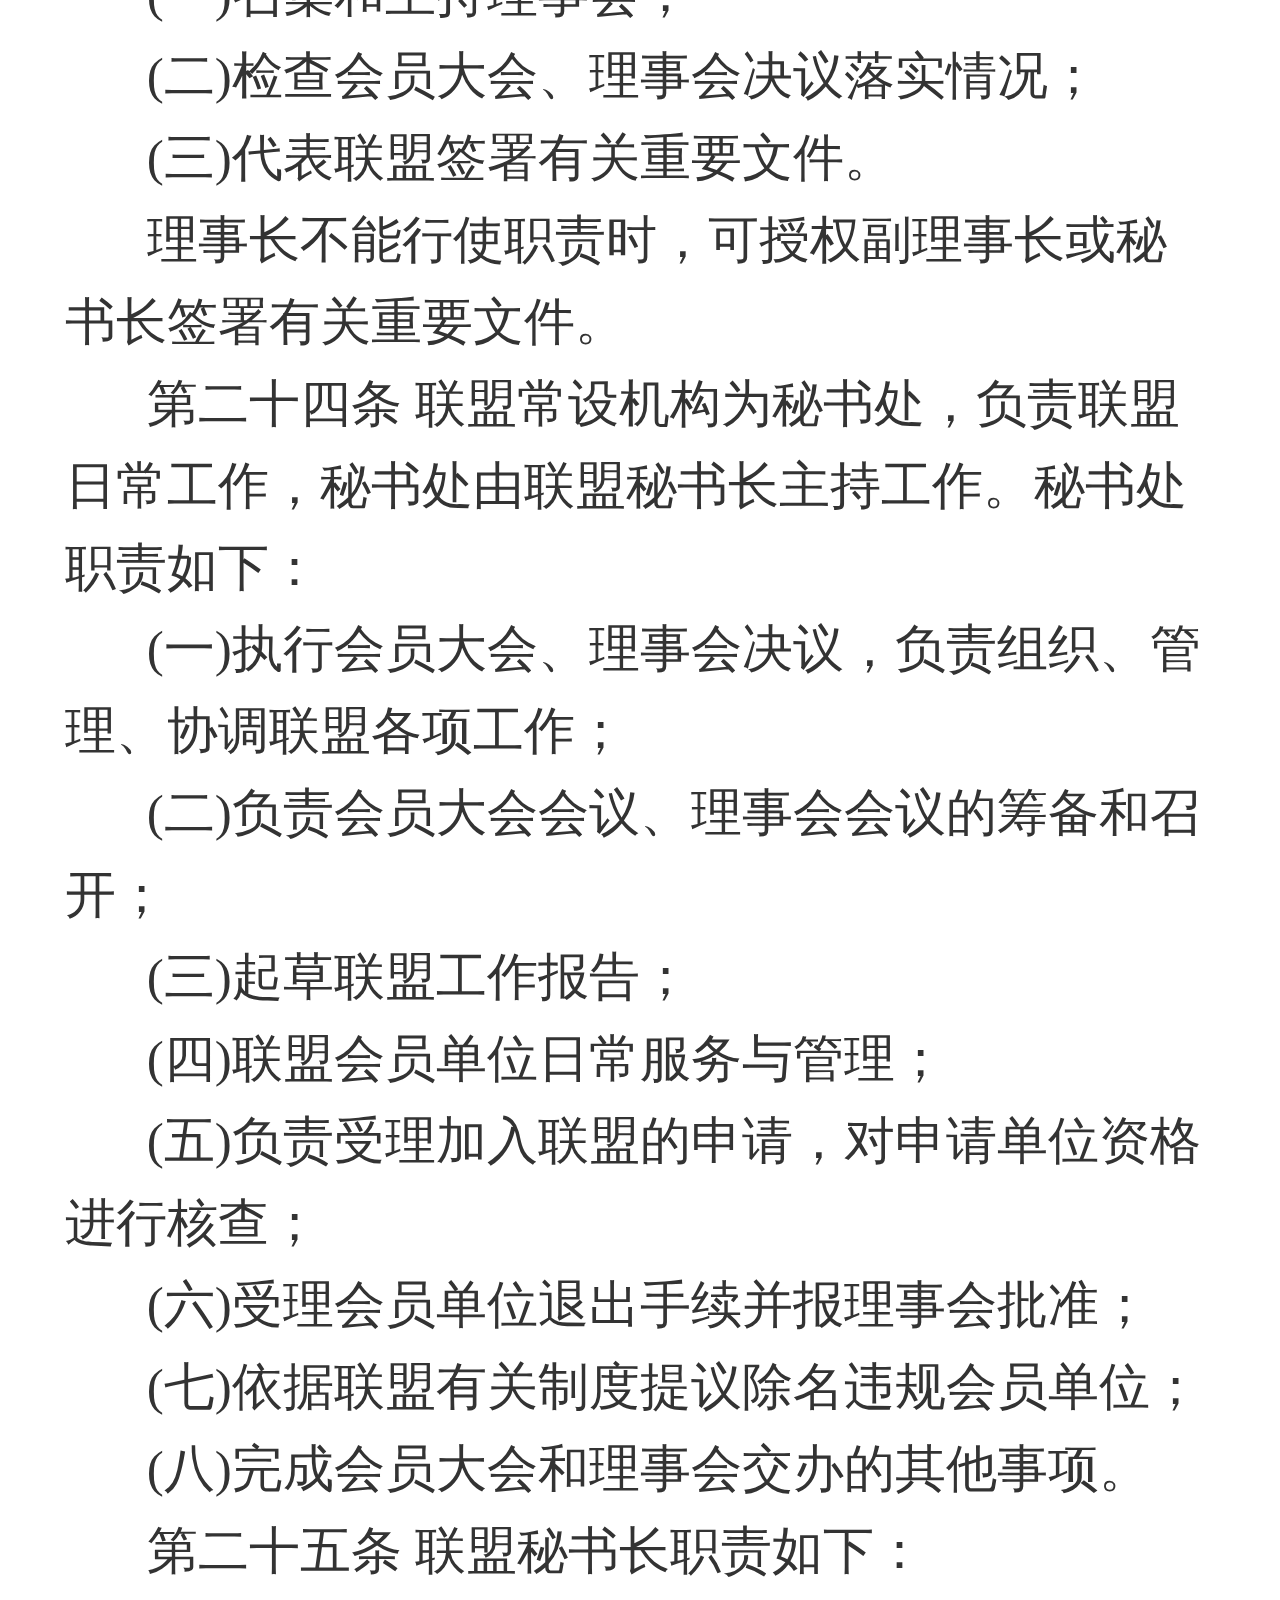
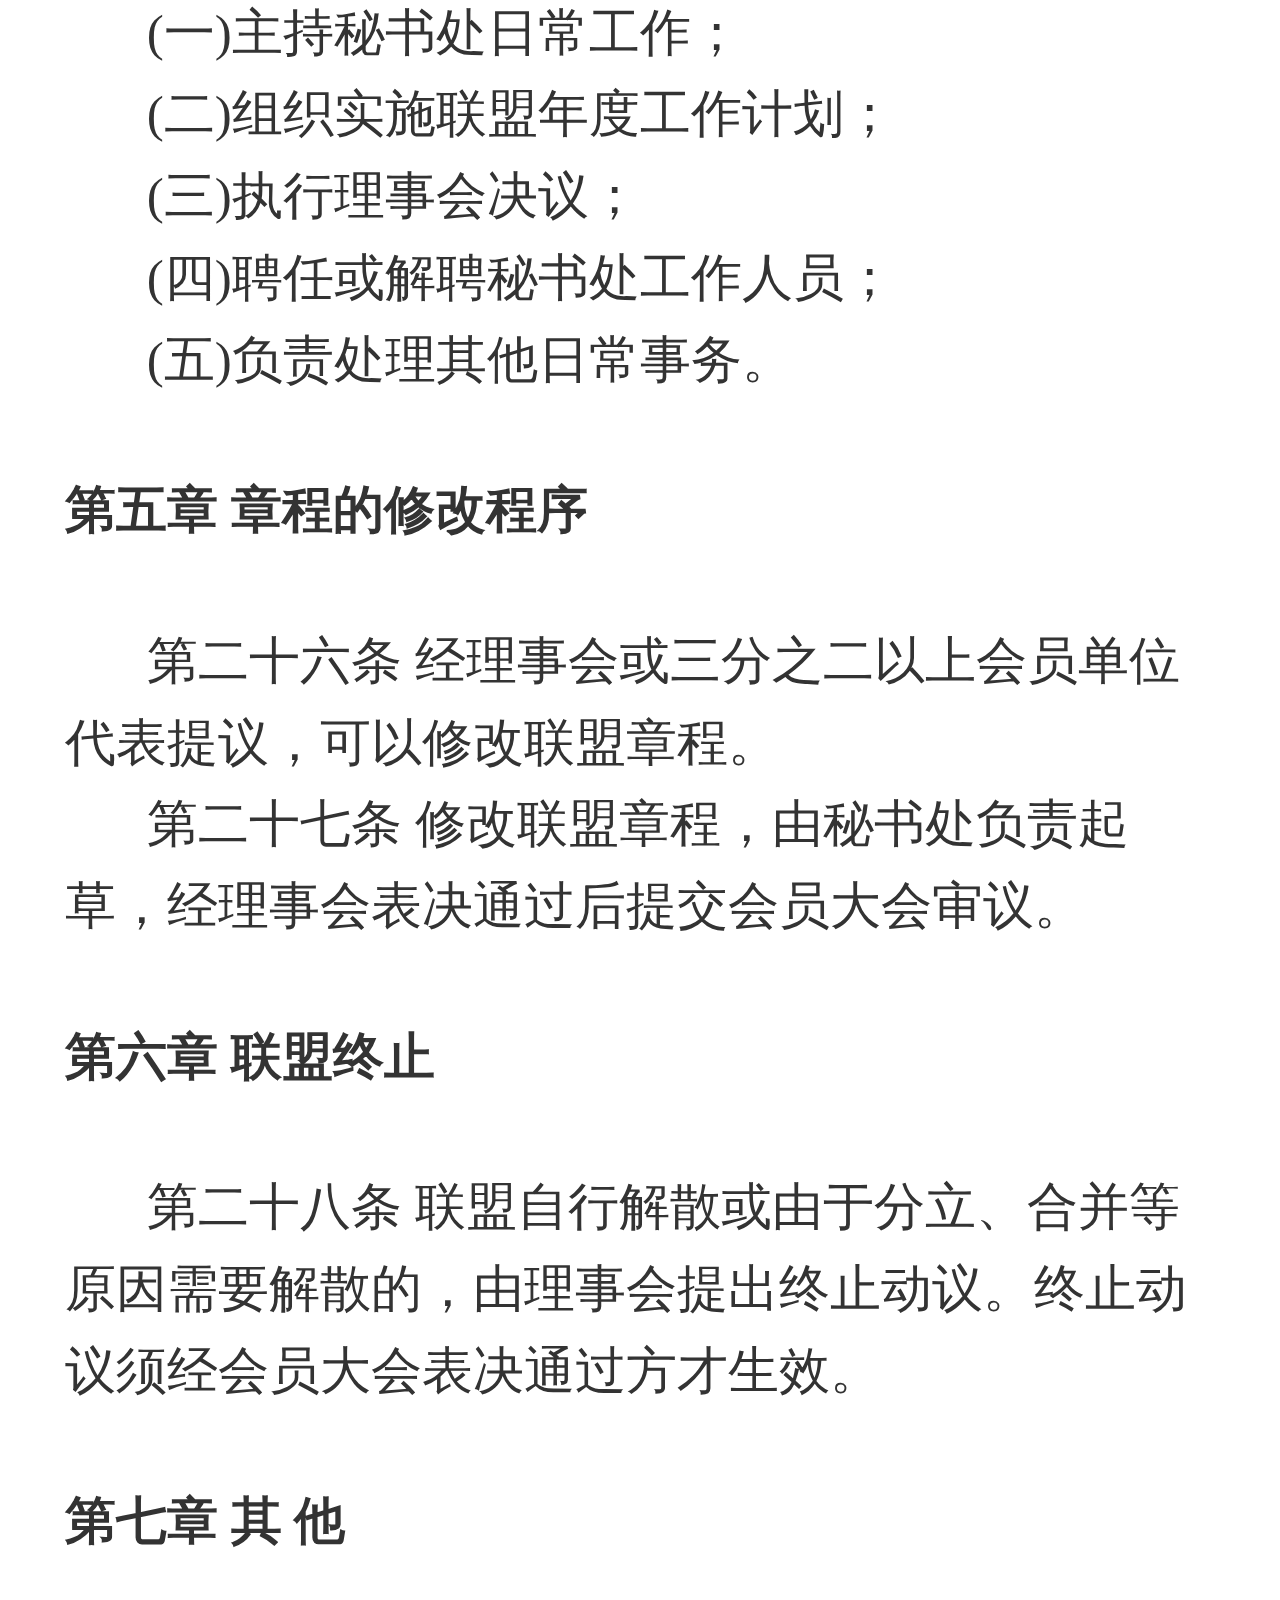
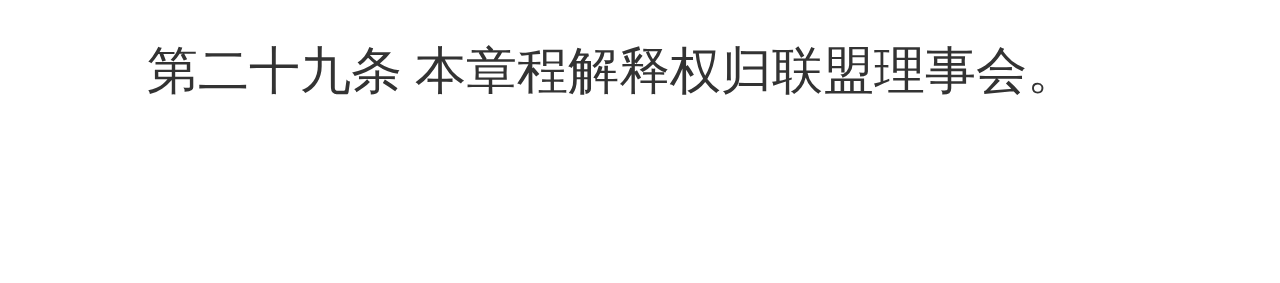
<file: edition/html/industry.html>
<!DOCTYPE html>
<html>
  <head>
    <meta charset="utf-8" />
    <title>产业联盟</title>
            <meta name="viewport" content="width=device-width, user-scalable=no, initial-scale=1.0, maximum-scale=1.0, minimum-scale=1.0">
            <link rel="stylesheet" href="../css/reset.css">
            <link rel="stylesheet" href="../css/common.css">
            <link rel="stylesheet" href="../css/industry.css">
            <script src="../js/common.js"></script>
  </head>
  <body>
          <div id="industry">
              <div class="content">
                  <!-- 广告 -->
                  <div class="advertisement">
                     <img src="../img/advertisement.jpg">
                  </div>
                  <!-- tab导航 -->
                  <div class="tab_nav">
                     <div class="tab b_color">联盟章程<span class="line active"></span></div>
                     <div class="tab">单位名称<span class="line"></span></div>
                  </div>
                  <!-- 联盟内容 -->
                  <div class="news_list con_detail">
                     <div class="list_box">
                          <div class="title"><h1>数字版权保护技术应用产业联盟（章程）</h1></div>
                          <div class="time"><em>2017-10-24</em><em>13:47:59</em></div>
                          <div class="name_list">
                            <h3 class="sm_title">第一章 总  则</h3>
                            <span class="names">
                              <p>第一条 联盟名称：数字版权保护技术应用产业联盟（以下简称“联盟”）。</p>
                              <p>第二条 联盟宗旨：宣传、推广数字版权保护技术研发工程成果，促进数字版权保护技术研发与应用，保护数字内容作品版权，预防和打击侵权盗版行为，维护版权市场秩序。</p>
                              <p>第三条 联盟为合作组织制联盟，各会员单位在保持法律地位独立的基础上开展合作</p>
                              <p>第四条 联盟遵守中华人民共和国宪法、法律，尊重社会道德风尚，贯彻执行国家相关产业方针、政策。</p>
                              <p>第五条 联盟发起单位为中国新闻出版研究院，秘书处设在中国新闻出版研究院工程研发中心</p>
                            </span>
                            <h3 class="sm_title">第二章  工作范围</h3>
                            <span class="names">
                              <p>第六条 联盟围绕数字版权保护技术应用推广，开展以下工作：</p>
                              <p>(一)宣传、推广、应用数字版权保护技术研发工程成果以及其他与数字版权保护相关的新技术；</p>
                              <p>(二)利用数字版权保护技术管理与服务平台，推广数字内容资源注册和网络侵权追踪等技术服务;x</p>
                              <p>(三)通过数字版权保护技术研发工程展示厅，开展用户体验活动；</p>
                              <p>(四)开展数字版权保护方面的宣传、培训、巡展、研讨活动；</p>
                              <p>(五)开展相关调研工作，包括数字版权保护技术研发与应用调研、用户需求调研等</p>
                              <p>(六)开展数字版权保护技术合作与交流；</p>
                              <p>(七)聚合各方面资源和力量，在数字、网络领域打盗维权，维护会员单位合法权益；</p>
                              <p>(八)开展其他符合联盟宗旨的活动。</p>
                            </span>
                            <h3 class="sm_title">第三章 联盟会员</h3>
                            <span class="names">
                              <p>第七条 联盟只接收单位会员，分为理事长单位、副理事长单位、理事单位和普通会员单位。理事长单位为中国新闻出版研究院。</p>
                              <p>第八条 申请加入联盟，须具备下列条件：</p>
                              <p>(一)承认本章程；</p>
                              <p>(二)有加入联盟的意愿；</p>
                              <p>(三)从事数字版权保护领域相关产品研发、推广和应用；</p>
                              <p>(四)在本行业、本领域内具有一定的影响力。</p>
                              <p>第九条 加入联盟的程序</p>
                              <p>(一)申请单位提交入盟申请书；</p>
                              <p>(二)联盟秘书处对申请单位资格进行初步审查；</p>
                              <p>(三)理事会讨论通过。</p>
                              <p>第十条 联盟会员单位的权利</p>
                              <p>(一)获取联盟的信息，参加联盟的活动；</p>
                              <p>(二)优先获得联盟相关服务；</p>
                              <p>(三)对联盟工作提出批评、建议，进行监督；</p>
                              <p>(四)入盟自愿、退盟自由</p>
                              <p>第十一条 联盟会员单位的义务</p>
                              <p>(一)遵守联盟章程及规章制度，执行联盟决议，维护联盟的合法权益和声誉；</p>
                              <p>(二)积极承担、配合联盟各项工作；  </p>
                              <p>(三)设立一名联络员，及时提交本单位相关信息资料，及时传达联盟相关工作情况；</p>
                              <p>(四)按理事会和秘书处要求，保守联盟秘密</p>
                              <p>第十二条 联盟会员单位的退出和除名</p>
                              <p>(一)会员单位的退出</p>
                              <p>1. 提前三十个工作日向联盟秘书处提出书面退出申请，秘书处收到书面申请后十个工作日内报理事会批准，取消其会员单位资格；</p>
                              <p>2. 对于不履行义务的会员单位，联盟秘书处将通知劝其退出，十个工作日内未书面回复又不履行会员单位义务的，联盟秘书处经报理事会批准，取消其会员单位资格。</p>
                              <p>(二)会员单位的除名</p>
                              <p>会员单位严重违反国家相关规定并受到处理的，经理事会表决通过，予以除名。</p>
                              <p>第十三条 联盟副理事长单位须具备如下条件：</p>
                              <p>1. 在业内外有重要影响；</p>
                              <p>2. 已签署数字版权保护技术服务相关协议，或者正在沟通签署相关协议；</p>
                              <p>3. 积极推动数字版权保护技术研发及其在相关领域的应用；</p>
                              <p>4. 积极支持联盟各方面工作。</p>
                              <p>第十四条 联盟理事单位须具备如下条件：</p>
                              <p>1. 在本行业、本领域内有重要影响；</p>
                              <p>2. 在数字版权保护技术研发工程实施过程中发挥重要作用，已经使用工程成果，或积极响应工程落地应用推广事宜；</p>
                              <p>3. 积极参与联盟有关工作。</p>
                              </span>
                            <h3 class="sm_title">第四章 组织机构</h3>
                            <span class="names">
                              <p>第十五条 联盟组织机构包括会员大会和理事会，理事会下设秘书处。</p>
                              <p>第十六条 会员大会是联盟权力机构，由联盟全体会员单位代表组成。会员大会行使下列职权：</p>
                              <p>(一)制定和修改联盟章程；</p>
                              <p>(二)选举和撤销理事单位、副理事长单位；</p>
                              <p>(三)审议理事会年度工作报告和下一年度工作计划；</p>
                              <p>(四)决定联盟变更和终止事宜；</p>
                              <p>(五)决定其他重大事宜。</p>
                              <p>第十七条 会员大会必须有三分之二以上的会员单位代表出席才能召开，其决议需半数以上的与会单位代表同意方可通过。</p>
                              <p>第十八条 会员大会拟每年召开一次，必要时经理事会决定，可提前或延期召开；情况特殊时，可采用通讯方式召开会议。</p>
                              <p>第十九条 理事会是会员大会的执行机构，在会员大会闭会期间领导联盟开展日常工作，对会员大会负责。理事会行使下列职权：</p>
                              <p>(一)执行会员大会的决议；</p>
                              <p>(二)审议联盟基本管理制度、工作方针和工作报告；</p>
                              <p>(三)决定会员的吸收或除名；</p>
                              <p>(四)组织召开会员大会；</p>
                              <p>(五)审议其他重大事项。</p>
                              <p>第二十条 理事会必须有三分之二以上的理事单位代表出席才能召开，其决议需半数以上的到会理事单位代表同意方可通过</p>
                              <p>第二十一条 理事会每年至少召开一次会议，情况特殊时，经理事长提议，可临时召开会议或采用通讯形式召开会议。</p>
                              <p>第二十二条 联盟理事会由理事长、副理事长、秘书长、理事组成。其中，联盟理事长由理事长单位的主要领导或其指定代表出任；副理事长由理事长单位的主要领导或其指定代表出任。</p>
                              <p>第二十三条 联盟理事长职责如下：</p>
                              <p>(一)召集和主持理事会；</p>
                              <p>(二)检查会员大会、理事会决议落实情况；</p>
                              <p>(三)代表联盟签署有关重要文件。</p>
                              <p>理事长不能行使职责时，可授权副理事长或秘书长签署有关重要文件。</p>
                              <p>第二十四条 联盟常设机构为秘书处，负责联盟日常工作，秘书处由联盟秘书长主持工作。秘书处职责如下：</p>
                              <p>(一)执行会员大会、理事会决议，负责组织、管理、协调联盟各项工作；</p>
                              <p>(二)负责会员大会会议、理事会会议的筹备和召开；</p>
                              <p>(三)起草联盟工作报告；</p>
                              <p>(四)联盟会员单位日常服务与管理；</p>
                              <p>(五)负责受理加入联盟的申请，对申请单位资格进行核查；</p>
                              <p>(六)受理会员单位退出手续并报理事会批准；</p>
                              <p>(七)依据联盟有关制度提议除名违规会员单位；</p>
                              <p>(八)完成会员大会和理事会交办的其他事项。</p>
                              <p>第二十五条 联盟秘书长职责如下：</p>
                              <p>(一)主持秘书处日常工作；</p>
                              <p>(二)组织实施联盟年度工作计划；</p>
                              <p>(三)执行理事会决议；</p>
                              <p>(四)聘任或解聘秘书处工作人员；</p>
                              <p>(五)负责处理其他日常事务。</p>
                            </span>
                            <h3 class="sm_title">第五章 章程的修改程序</h3>
                            <span class="names">
                              <p>第二十六条 经理事会或三分之二以上会员单位代表提议，可以修改联盟章程。</p>
                              <p>第二十七条 修改联盟章程，由秘书处负责起草，经理事会表决通过后提交会员大会审议。</p>
                            </span>
                             <h3 class="sm_title">第六章 联盟终止</h3>
                             <span class="names">
                              <p>第二十八条 联盟自行解散或由于分立、合并等原因需要解散的，由理事会提出终止动议。终止动议须经会员大会表决通过方才生效。</p>
                            </span>
                            <h3 class="sm_title">第七章  其  他</h3>
                            <span class="names">
                              <p>第二十九条 本章程解释权归联盟理事会。</p>
                            </span>
                          </div>
                     </div>
                     <div class="list_box none">
                          <div class="title"><h1>理事会及普通会员单位名单（拟定）</h1></div>
                          <div class="time"><em>2017-11-14</em><em>16:10:26</em></div>
                          <div class="name_list">
                            <h3 class="sm_title">1.理事会名单</h3>
                            <span>
                              <h4>理事长单位：</h4>
                              <p>中国新闻出版研究院</p>
                            </span>
                            <span class="names">
                              <h4>副理事长单位（排名不分先后）</h4>
                              <p>国家新闻出版广电总局电影数字节目管理中心</p>
                              <p>人民卫生出版社</p>
                              <p>人民教育出版社</p>
                              <p>中国大百科全书出版社</p>
                              <p>中国建筑工业出版社</p>
                              <p>中国科学院自动化研究所</p>
                              <p>北京印刷学院</p>
                              <p>电子工业出版社</p>
                              <p>中国文字著作权协会</p>
                              <p>中文在线数字出版集团股份有限公司</p>
                               <h4>理事单位（排名不分先后）</h4>
                              <p>中国出版集团公司</p>
                              <p>中国外文出版发行事业局</p>
                              <p>时代出版集团</p>
                              <p>海峡出版发行集团</p>
                              <p>深圳出版发行集团</p>
                              <p>龙源数字传媒集团</p>
                              <p>吉林出版集团</p>
                              <p>重庆日报报业集团</p>
                              <p>浙江联合出版集团</p>
                              <p>人民出版社</p>
                              <p>人民法院出版社</p>
                              <p>人民邮电出版社</p>
                              <p>社会科学文献出版社</p>
                              <p>地质出版社</p>
                              <p>知识产权出版社</p>
                              <p>高等教育出版社有限公司</p>
                              <p>北京大学出版社</p>
                              <p>清华大学出版社</p>
                              <p>上海交通大学出版社</p>
                              <p>华东师范大学出版社</p>
                              <p>出版人杂志社</p>
                              <p>清华大学</p>
                              <p>北京理工大学</p>
                              <p>上海理工大学</p>
                              <p>北京电子科技学院</p>
                              <p>北京国家数字出版基地</p>
                              <p>张江国家数字出版基地</p>
                              <p>中国科学技术信息研究所</p>
                              <p>北京大学计算机研究所</p>
                              <p>版云（北京）科技有限责任公司</p>
                              <p>同方知网（北京）技术有限公司</p>
                              <p>人大数媒科技（北京）有限公司</p>
                              <p>北京创原天地科技有限公司</p>
                              <p>北京万方数据股份有限公司</p>
                              <p>北京方正阿帕比技术有限公司</p>
                              <p>北京睿泰数字科技有限公司</p>
                              <p>北京东灵通知识产权服务有限公司</p>
                              <p>上海嘉麟杰益鸟文化传媒有限公司</p>
                            </span>
                            <h3 class="sm_title">2.会员单位（排名不分先后）</h3>
                            <span class="names">
                              <p>国家开放大学出版传媒集团</p>
                              <p>青岛出版集团</p>
                              <p>山西三晋报刊传媒集团有限责任公司</p>
                              <p>中国法制出版社</p>
                              <p>中国质检出版社</p>
                              <p>中国轻工业出版社</p>
                              <p>中国林业出版社</p>
                              <p>中国农业科学技术出版社</p>
                              <p>中国中医药出版社</p>
                              <p>中国书籍出版社</p>
                              <p>冶金工业出版社</p>
                              <p>石油工业出版社</p>
                              <p>上海出版印刷高等专科学校</p>
                              <p>北京交通大学出版社</p>
                              <p>北京希望电子出版社</p>
                              <p>武汉出版社</p>
                              <p>浙江大学出版社</p>
                              <p>天津大学出版社</p>
                              <p>四川人民出版社</p>
                              <p>南京大学出版社</p>
                              <p>暨南大学出版社</p>
                              <p>海洋出版社</p>
                              <p>辽宁师范大学出版社</p>
                              <p>陕西师范大学出版社</p>
                              <p>哈尔滨工业大学出版社</p>
                              <p>云南教育出版社 </p>
                              <p>山西教育出版社</p>
                              <p>英语周报社</p>
                              <p>北京天下书盟文化传媒股份有限公司</p>
                              <p>线装书局</p>
                              <p>中外医疗杂志社</p>
                              <p>求索音像出版社</p>
                              <p>传媒杂志社</p>
                              <p>出版发行研究杂志社</p>
                              <p>北京中科院软件中心有限公司</p>
                              <p>北京书生电子技术有限公司</p>
                              <p>一起作业网</p>
                              <p>北京云学时代科技有限公司</p>
                              <p>真相网络科技（北京）有限公司</p>
                              <p>上海故事会文化传媒有限公司</p>
                              <p>北龙泽达（北京）数据科技有限公司</p>
                              <p>北京瑞易吉成数字科技有限公司</p>
                              <p>深圳习习网络科技有限公司</p>
                              <p>山东金榜苑文化传媒责任有限公司</p>
                              <p>山东世纪天鸿文教科技股份有限公司</p>
                              <p>科技资讯杂志有限公司</p>
                              <p>蓝蓝蓝蓝影视传媒有限公司</p>
                              <p>深圳蓝猫均祥动漫科技公司</p>
                              <p>汉王科技股份有限公司</p>
                              <p>北京慧点科技股份有限公司</p>
                              <p>北京市环球律师事务所</p>
                              <p>北京市金栋律师事务所</p>
                              <p>北京集佳知识产权有限公司</p>
                            </span>
                          </div>
                     </div>
                  </div>
              </div>
          </div>  
          <script src="../js/jquery.js"></script>
          <script src="../js/index.js"></script>
  </body>
</html>
</file>
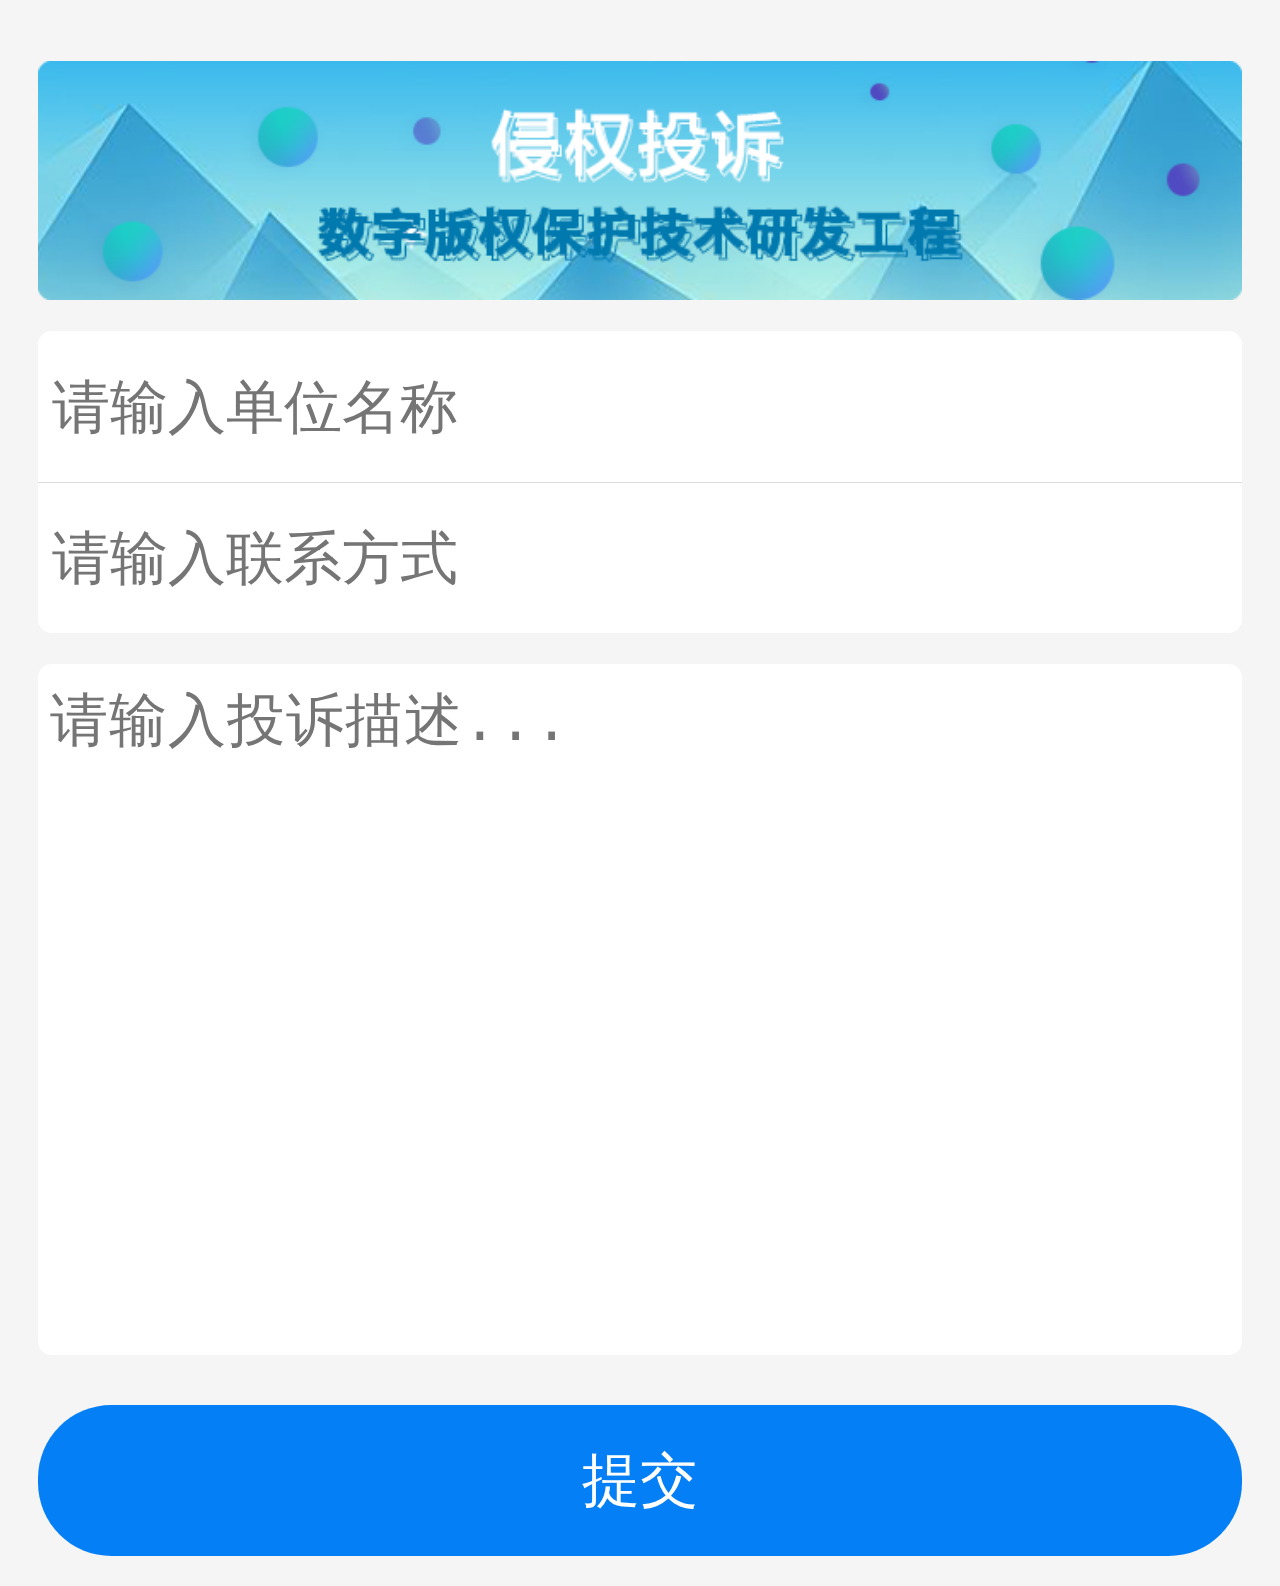
<file: edition/html/message_1.html>
<!DOCTYPE html>
<html>
   <head>
      <meta charset="utf-8" />
      <title>侵权投诉</title>
      <meta name="viewport" content="width=device-width, user-scalable=no, initial-scale=1.0, maximum-scale=1.0, minimum-scale=1.0">
      <link rel="stylesheet" href="../css/reset.css">
      <link rel="stylesheet" href="../css/common.css">
      <script src="../js/common.js"></script>
   </head>
   <body>
      <div id="message">
         <div class="form_box">
         <div class="ban_title"><img src="../img/m2.png"></div>
                <form action="" method="post" class="text_center">
                     <div class="con_box">
                        <div class="ipt_box">
                           <input type="name" name="unit"  class="ipt" placeholder="请输入单位名称">
                        </div>
                        <div>
                           <input type="phone" name="phone" class="ipt" placeholder="请输入联系方式">
                        </div>
                     </div>
                     <div>
                        <textarea placeholder="请输入投诉描述..."></textarea>
                     </div>
                  <input type="submit" value="提交" class="sub" />
                </form>
         </div>
      </div>
   </body>
</html>
</file>
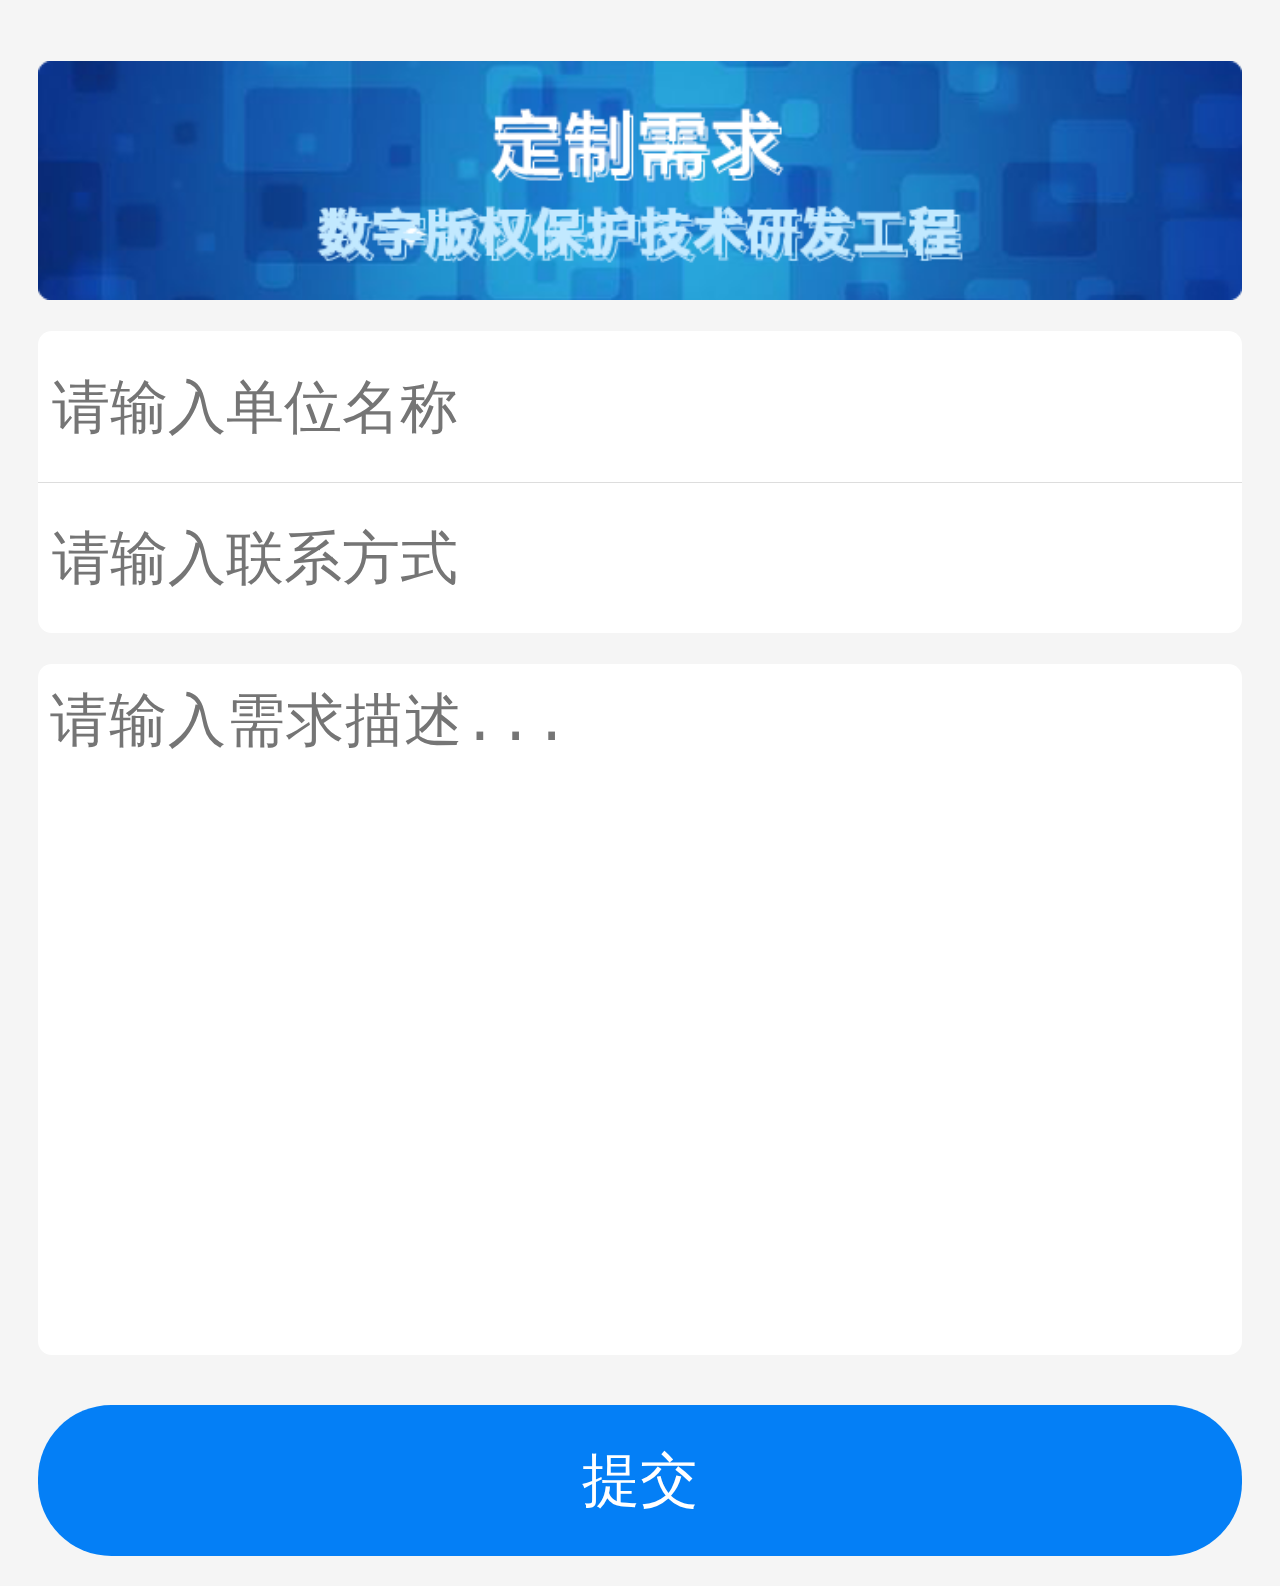
<file: edition/html/message_2.html>
<!DOCTYPE html>
<html>
   <head>
      <meta charset="utf-8" />
      <title>定制需求</title>
      <meta name="viewport" content="width=device-width, user-scalable=no, initial-scale=1.0, maximum-scale=1.0, minimum-scale=1.0">
      <link rel="stylesheet" href="../css/reset.css">
      <link rel="stylesheet" href="../css/common.css">
      <script src="../js/common.js"></script>
   </head>
   <body>
      <div id="message">
         <div class="form_box">
         <div class="ban_title"><img src="../img/m1.png"></div>
                <form action="" method="post" class="text_center">
                     <div class="con_box">
                        <div class="ipt_box">
                           <input type="name" name="unit"  class="ipt" placeholder="请输入单位名称">
                        </div>
                        <div>
                           <input type="phone" name="phone" class="ipt" placeholder="请输入联系方式">
                        </div>
                     </div>
                     <div>
                        <textarea placeholder="请输入需求描述..."></textarea>
                     </div>
                  <input type="submit" value="提交" class="sub" />
                </form>
         </div>
      </div>
   </body>
</html>
</file>
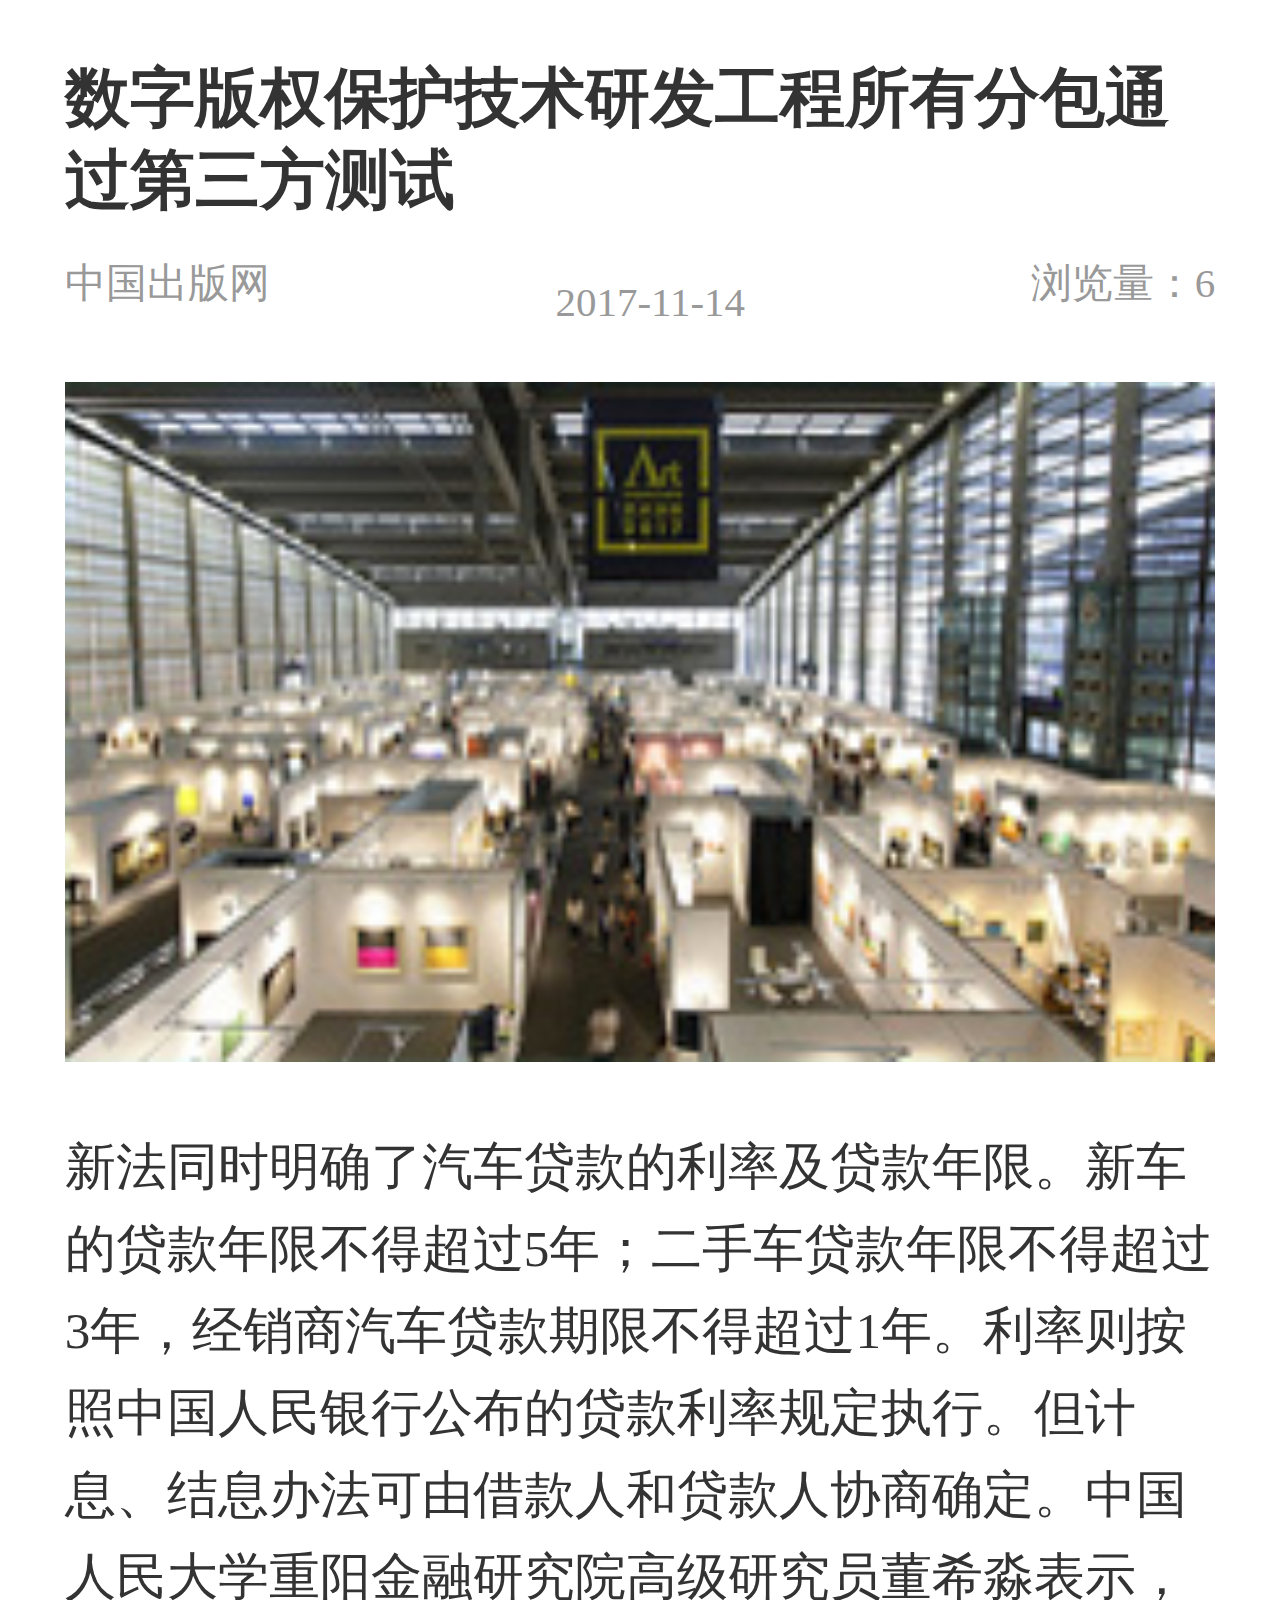
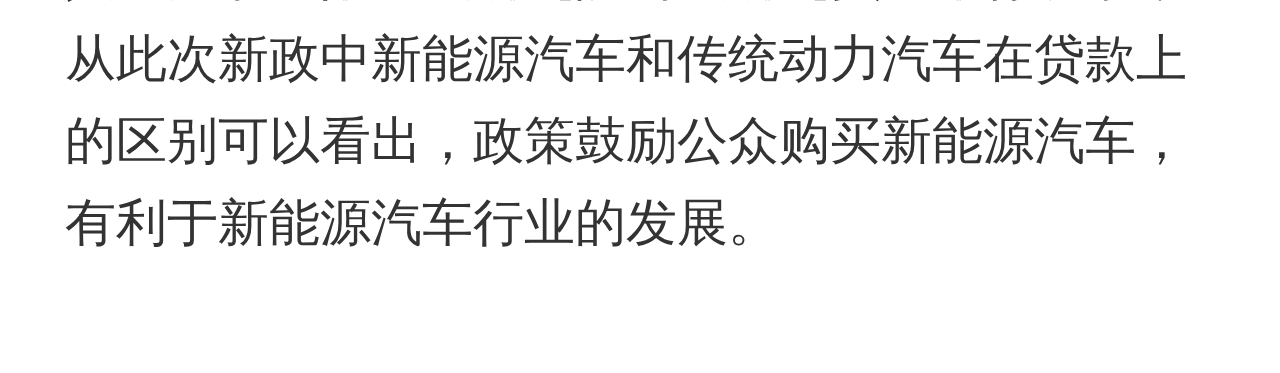
<file: edition/html/news_details.html>
<!DOCTYPE html>
<html>
    <head>
        <meta charset="utf-8" />
        <title>新闻详情</title>
        <meta name="viewport" content="width=device-width, user-scalable=no, initial-scale=1.0, maximum-scale=1.0, minimum-scale=1.0">
        <link rel="stylesheet" href="../css/reset.css">
        <link rel="stylesheet" href="../css/common.css">
        <link rel="stylesheet" href="../css/news_details.css">
        <script src="../js/common.js"></script>
    </head>
    <body>
        <div id="news_details">
            <div class="content">
                <!-- 标题 -->
                <div class="title"><h1>数字版权保护技术研发工程所有分包通过第三方测试</h1></div>
                <!-- 时间 -->
                <div class="time_box">
                    <em class="name">中国出版网</em>
                    <em class="time">2017-11-14</em>
                    <em class="num">浏览量：6</em>
                </div>
                <div class="text_box">
                    <div class="img">
                        <img src="../img/news.jpg" alt="图片加载失败">
                    </div>
                    <p class="text">新法同时明确了汽车贷款的利率及贷款年限。新车的贷款年限不得超过5年；二手车贷款年限不得超过3年，经销商汽车贷款期限不得超过1年。利率则按照中国人民银行公布的贷款利率规定执行。但计息、结息办法可由借款人和贷款人协商确定。中国人民大学重阳金融研究院高级研究员董希淼表示，从此次新政中新能源汽车和传统动力汽车在贷款上的区别可以看出，政策鼓励公众购买新能源汽车，有利于新能源汽车行业的发展。</p>
                </div>
            </div>
        </div>
    </body>
</html>
</file>
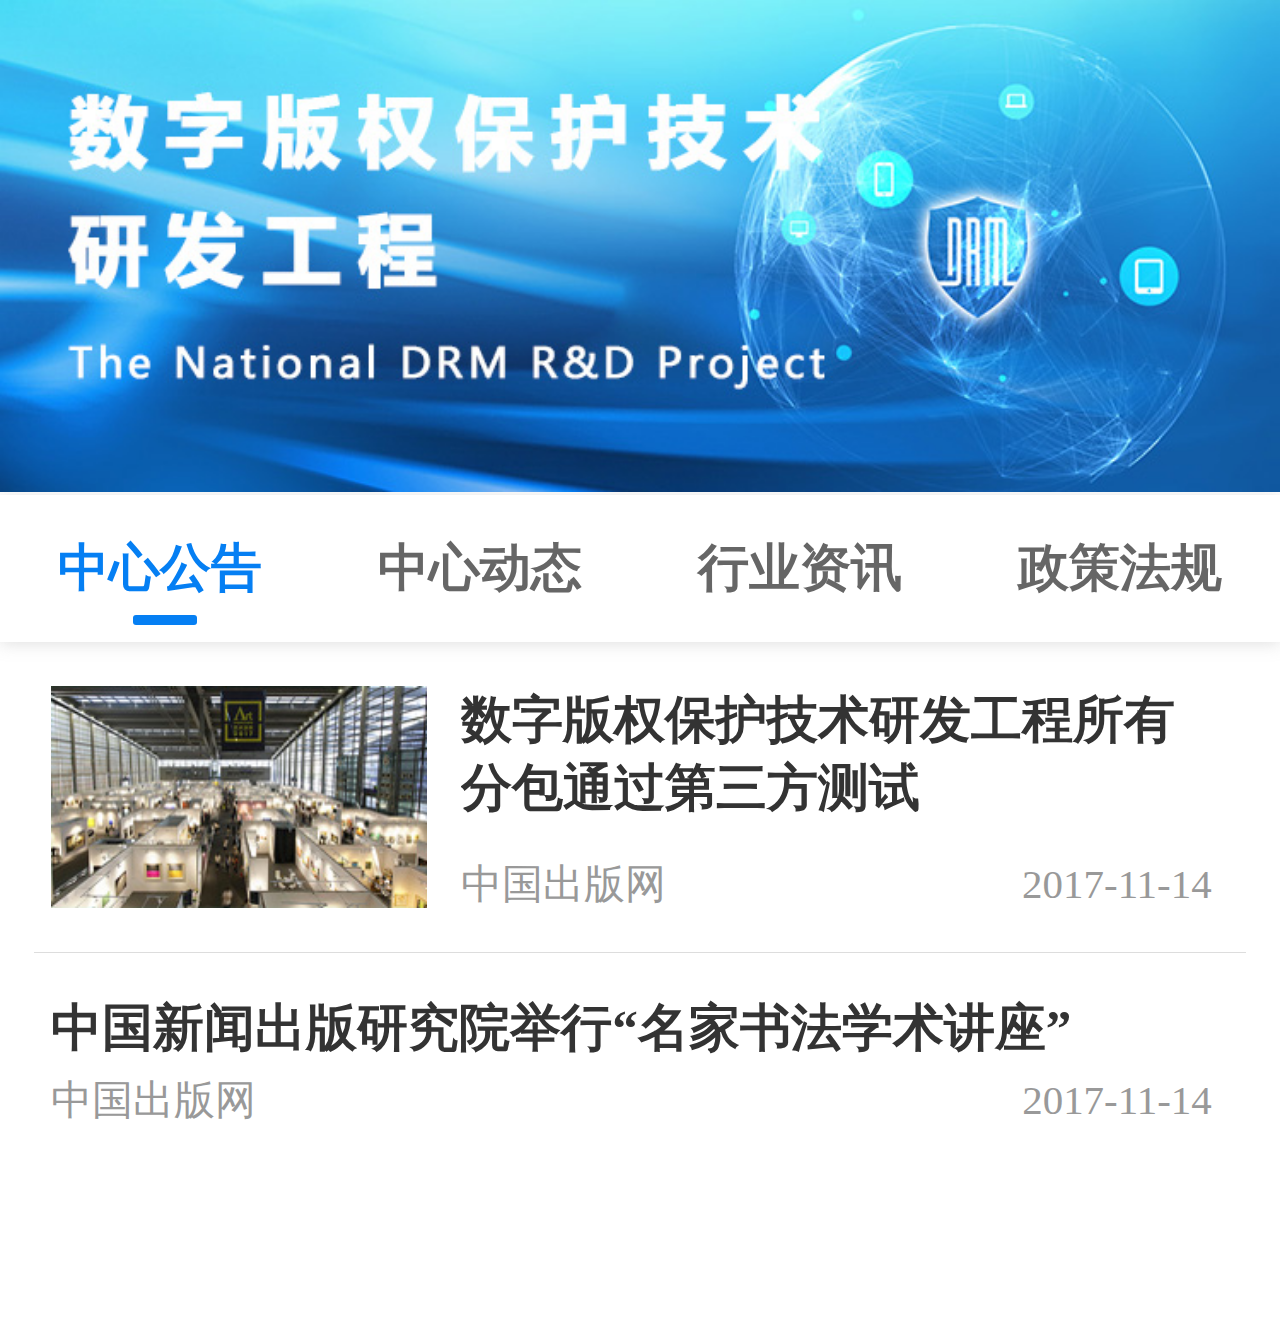
<file: edition/html/news_list.html>
<!DOCTYPE html>
<html>
   <head>
      <meta charset="utf-8" />
      <title>最新资讯</title>
      <meta name="viewport" content="width=device-width, user-scalable=no, initial-scale=1.0, maximum-scale=1.0, minimum-scale=1.0">
      <link rel="stylesheet" href="../css/reset.css">
      <link rel="stylesheet" href="../css/common.css">
      <link rel="stylesheet" href="../css/news_list.css">
      <script src="../js/common.js"></script>
   </head>
   <body>
      <div id="news">
         <div class="content">
            <!-- 广告 -->
            <div class="advertisement">
               <img src="../img/advertisement.jpg">
            </div>
            <!-- tab导航 -->
            <div class="tab_nav">
               <div class="tab b_color">中心公告<span class="line active"></span></div>
               <div class="tab">中心动态<span class="line"></span></div>
               <div class="tab">行业资讯<span class="line"></span></div>
               <div class="tab">政策法规<span class="line"></span></div>
            </div>
            <!-- 新闻列表 -->
            <div class="news_list contant">
               <!-- 中心公告 -->
               <ul class="list_box">
                  <!-- 有图片时显示 -->
                  <li>
                     <a href="news_details.html" class="clear">
                        <span class="news_img left">
                           <img src="../img/news.jpg">  
                        </span>
                        <span class="news_title left">
                           <h3>数字版权保护技术研发工程所有分包通过第三方测试</h3>
                           <p class="clear"><em class="left">中国出版网</em> <em class="right">2017-11-14</em></p>
                        </span>
                     </a>
                  </li>
                  <!-- 无图片时显示 -->
                  <li>
                     <a href="news_details.html" class="no_img">
                        <h3>中国新闻出版研究院举行“名家书法学术讲座”</h3>
                        <p class="clear"><em class="left">中国出版网</em> <em class="right">2017-11-14</em></p>
                     </a>
                  </li>
               </ul>
               <!-- 中心动态 -->
               <ul class="list_box none">
                   <!-- 有图片时显示 -->
                  <li>
                     <a href="news_details.html" class="clear">
                        <span class="news_img left">
                           <img src="../img/news.jpg">  
                        </span>
                        <span class="news_title left">
                           <h3>数字版权保护技术研发工程成果 亮相第十二届深圳文博会</h3>
                           <p class="clear"><em class="left">中国出版网</em> <em class="right">2017-11-14</em></p>
                        </span>
                     </a>
                  </li>
                  <li>
                     <a href="#" class="no_img">
                        <h3>数字版权保护技术研发工程所有分包通过第三方测试</h3>
                        <p class="clear"><em class="left">中国出版网</em> <em class="right">2017-11-14</em></p>
                     </a>
                  </li>
               </ul>
               <!-- 行业资讯 -->
               <ul class="list_box none">
                   <!-- 有图片时显示 -->
                  <li>
                     <a href="#" class="clear">
                        <span class="news_img left">
                           <img src="../img/news.jpg">  
                        </span>
                        <span class="news_title left">
                           <h3>保护网络版权就是保护文化发展</h3>
                           <p class="clear"><em class="left">中国出版网</em> <em class="right">2017-11-14</em></p>
                        </span>
                     </a>
                  </li>
                  <li>
                     <a href="#" class="no_img">
                        <h3>别让版权在网络上折戟沉沙</h3>
                        <p class="clear"><em class="left">中国出版网</em> <em class="right">2017-11-14</em></p>
                     </a>
                  </li>
                  <li>
                     <a href="#" class="no_img">
                        <h3>侵权盗版掣肘市场发展 加大网络文学版权保护刻不容缓</h3>
                        <p class="clear"><em class="left">中国出版网</em> <em class="right">2017-11-14</em></p>
                     </a>
                  </li>
                  <li>
                     <a href="#" class="no_img">
                        <h3>聂震宁、白岩松等32位政协委员联名提案: 加强网络版权保护</h3>
                        <p class="clear"><em class="left">中国出版网</em> <em class="right">2017-11-14</em></p>
                     </a>
                  </li>
                  <li>
                     <a href="#" class="no_img">
                        <h3>数字阅读市场蓬勃发展：从零碎化走向系统性</h3>
                        <p class="clear"><em class="left">中国出版网</em> <em class="right">2017-11-14</em></p>
                     </a>
                  </li>
                  <li>
                     <a href="#" class="no_img">
                        <h3>体育赛事转播绕不开版权保护 争议集中于两个焦点</h3>
                        <p class="clear"><em class="left">中国出版网</em> <em class="right">2017-11-14</em></p>
                     </a>
                  </li>
                  <li>
                     <a href="#" class="no_img">
                        <h3>网络文学侵权盗版猖獗 专家呼吁版权保护</h3>
                        <p class="clear"><em class="left">中国出版网</em> <em class="right">2017-11-14</em></p>
                     </a>
                  </li>
               </ul>
               <!-- 政策法规 -->
               <ul class="list_box none">
                   <!-- 有图片时显示 -->
                  <li>
                     <a href="#" class="clear">
                        <span class="news_img left">
                           <img src="../img/news.jpg">  
                        </span>
                        <span class="news_title left">
                           <h3>中华人民共和国著作权法</h3>
                           <p class="clear"><em class="left">中国出版网</em> <em class="right">2017-11-14</em></p>
                        </span>
                     </a>
                  </li>
                  <li>
                     <a href="#" class="no_img">
                        <h3>中华人民共和国著作权法实施条例</h3>
                        <p class="clear"><em class="left">中国出版网</em> <em class="right">2017-11-14</em></p>
                     </a>
                  </li>
                  <li>
                     <a href="#" class="no_img">
                        <h3>计算机软件保护条例</h3>
                        <p class="clear"><em class="left">中国出版网</em> <em class="right">2017-11-14</em></p>
                     </a>
                  </li>
                  <li>
                     <a href="#" class="no_img">
                        <h3>最高人民法院关于审理涉及计算机网络著作权纠纷案件适用法律若干问题的解释</h3>
                        <p class="clear"><em class="left">中国出版网</em> <em class="right">2017-11-14</em></p>
                     </a>
                  </li>
               </ul>
            </div>
         </div>
      </div>
      <script src="../js/jquery.js"></script>
      <script src="../js/index.js"></script>
   </body>
</html>
</file>
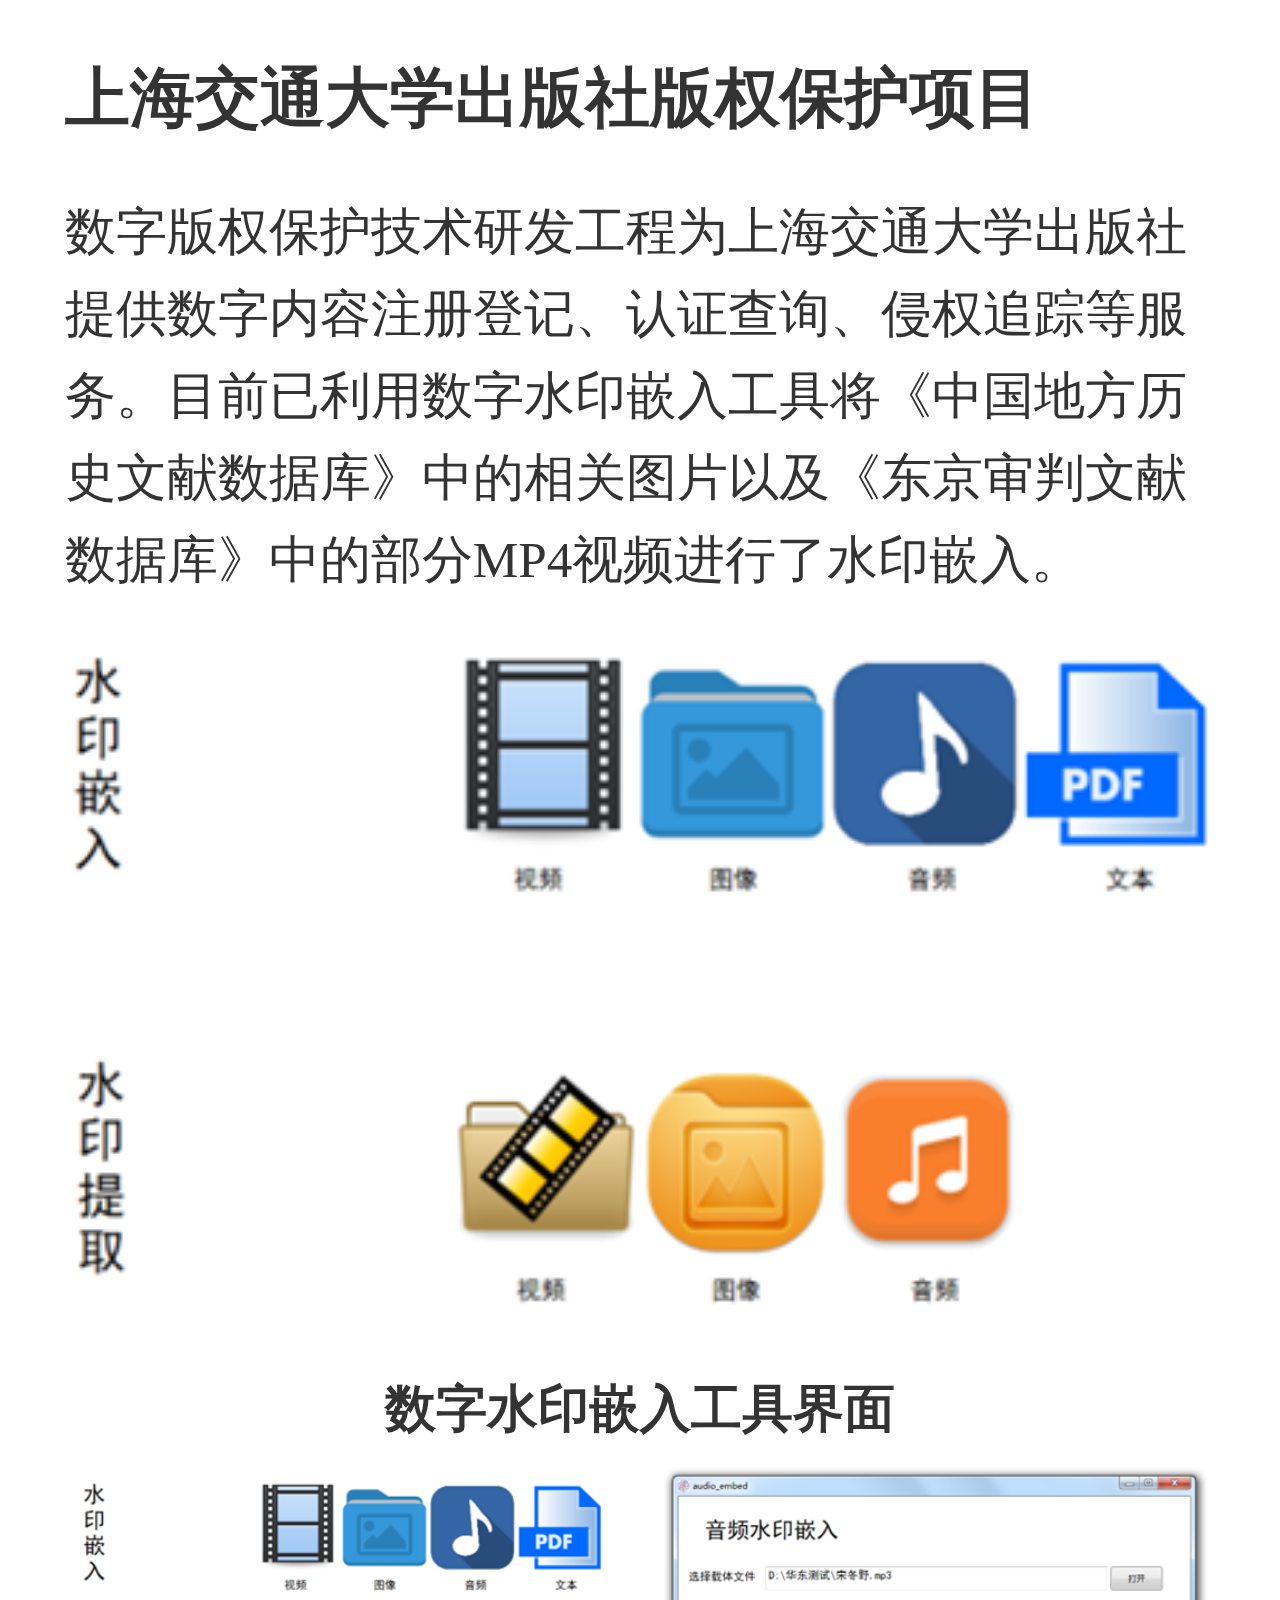
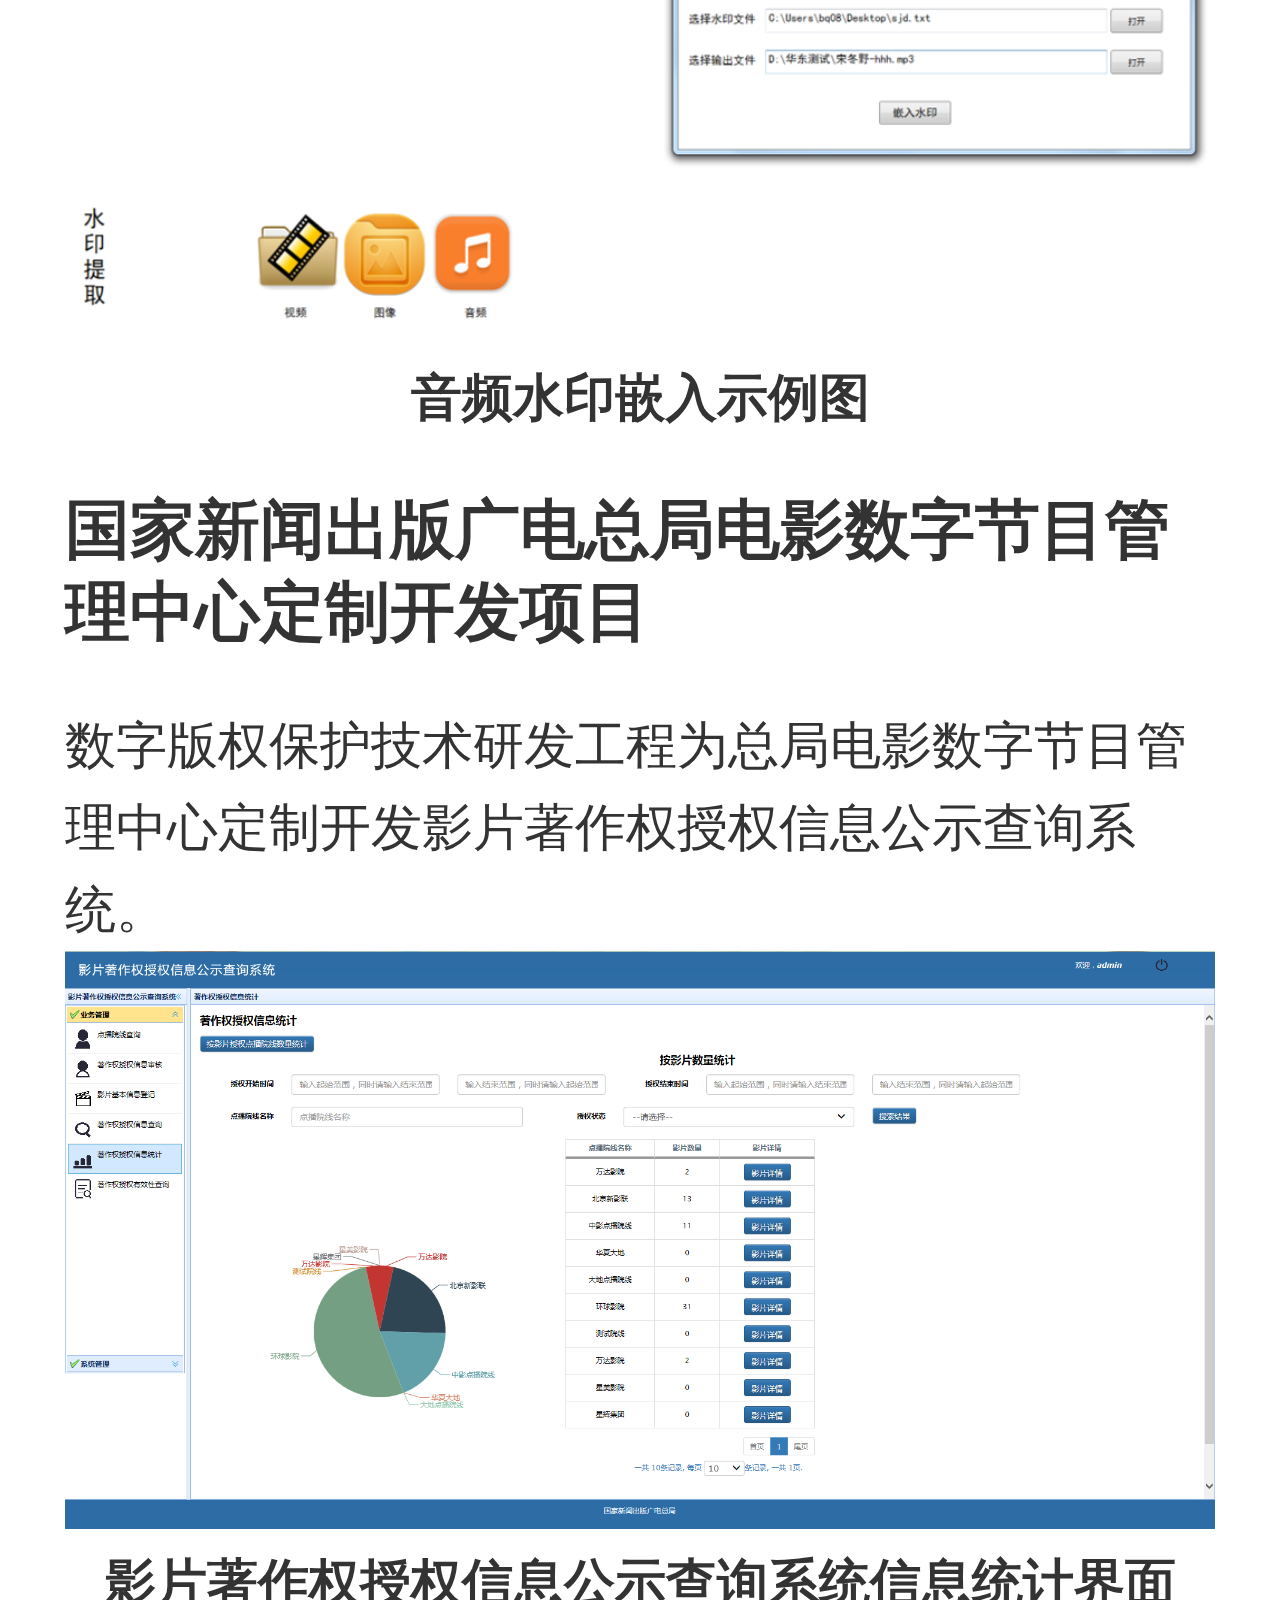
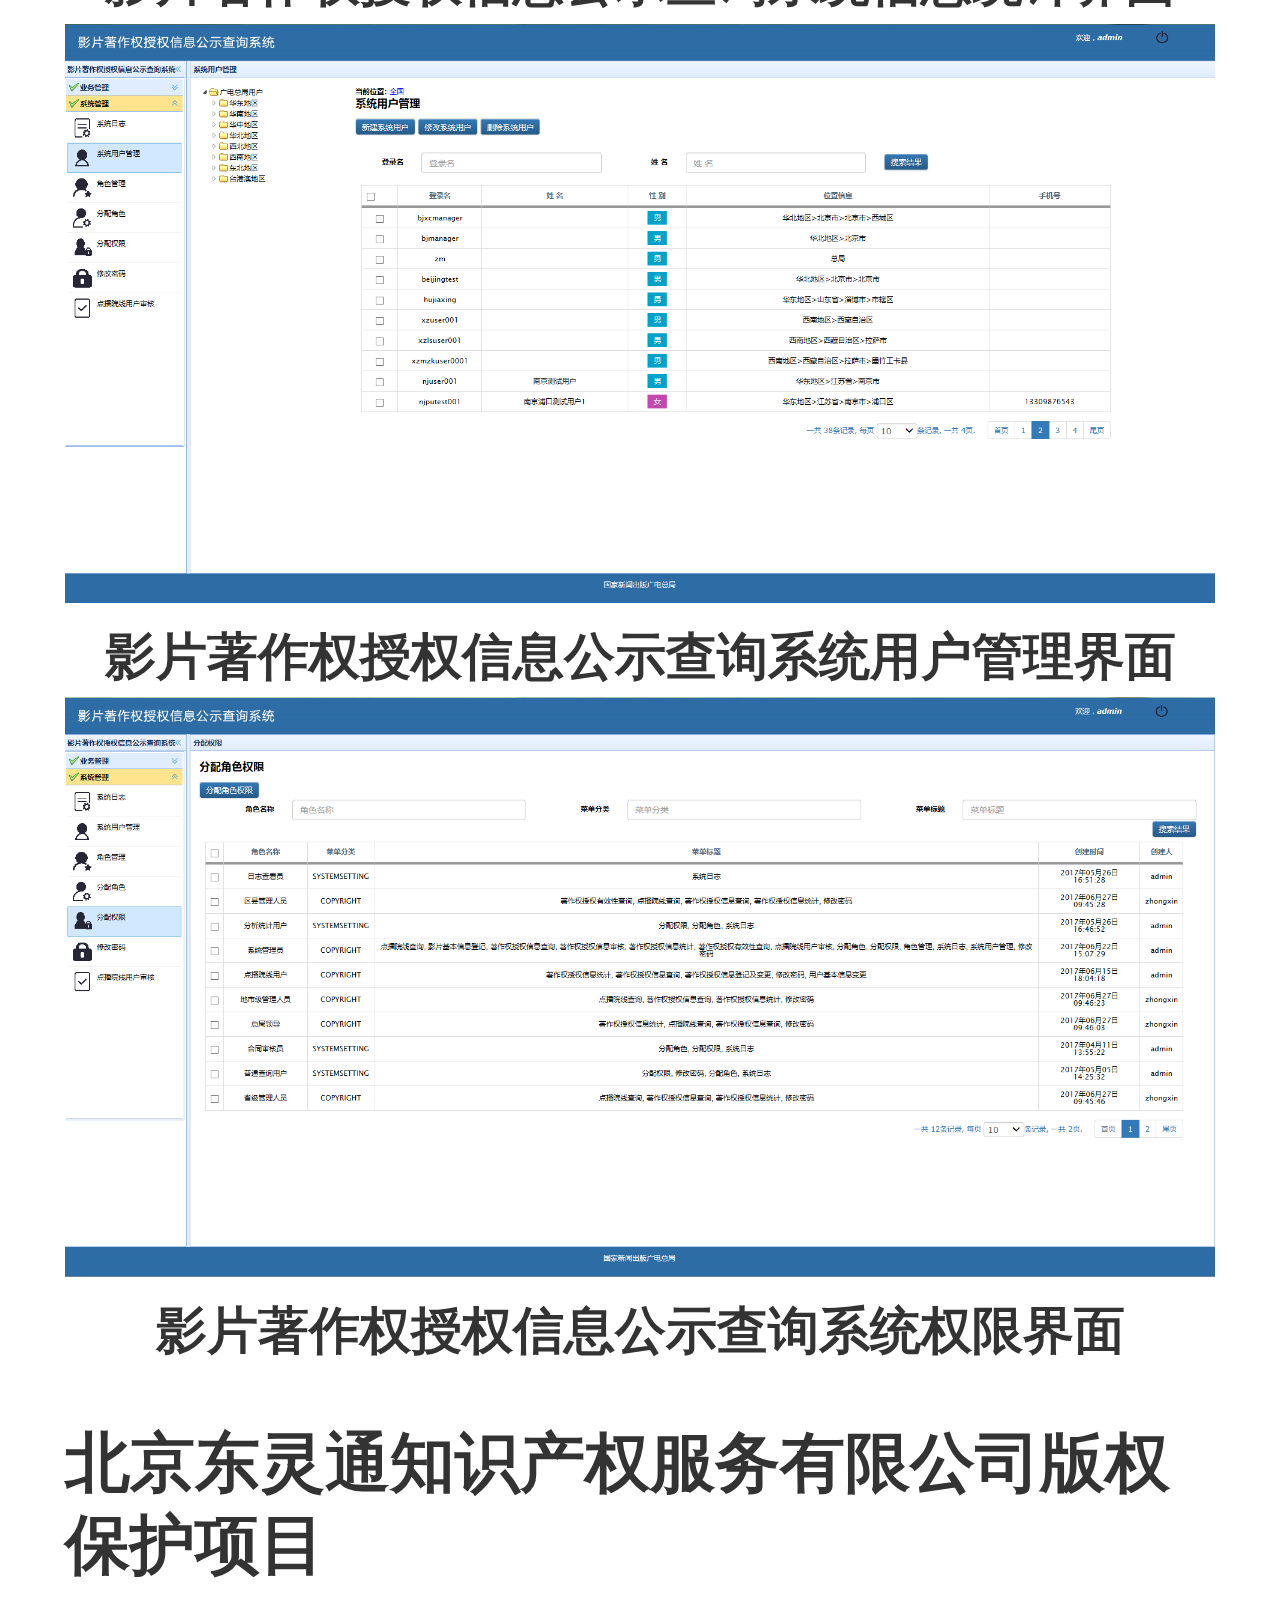
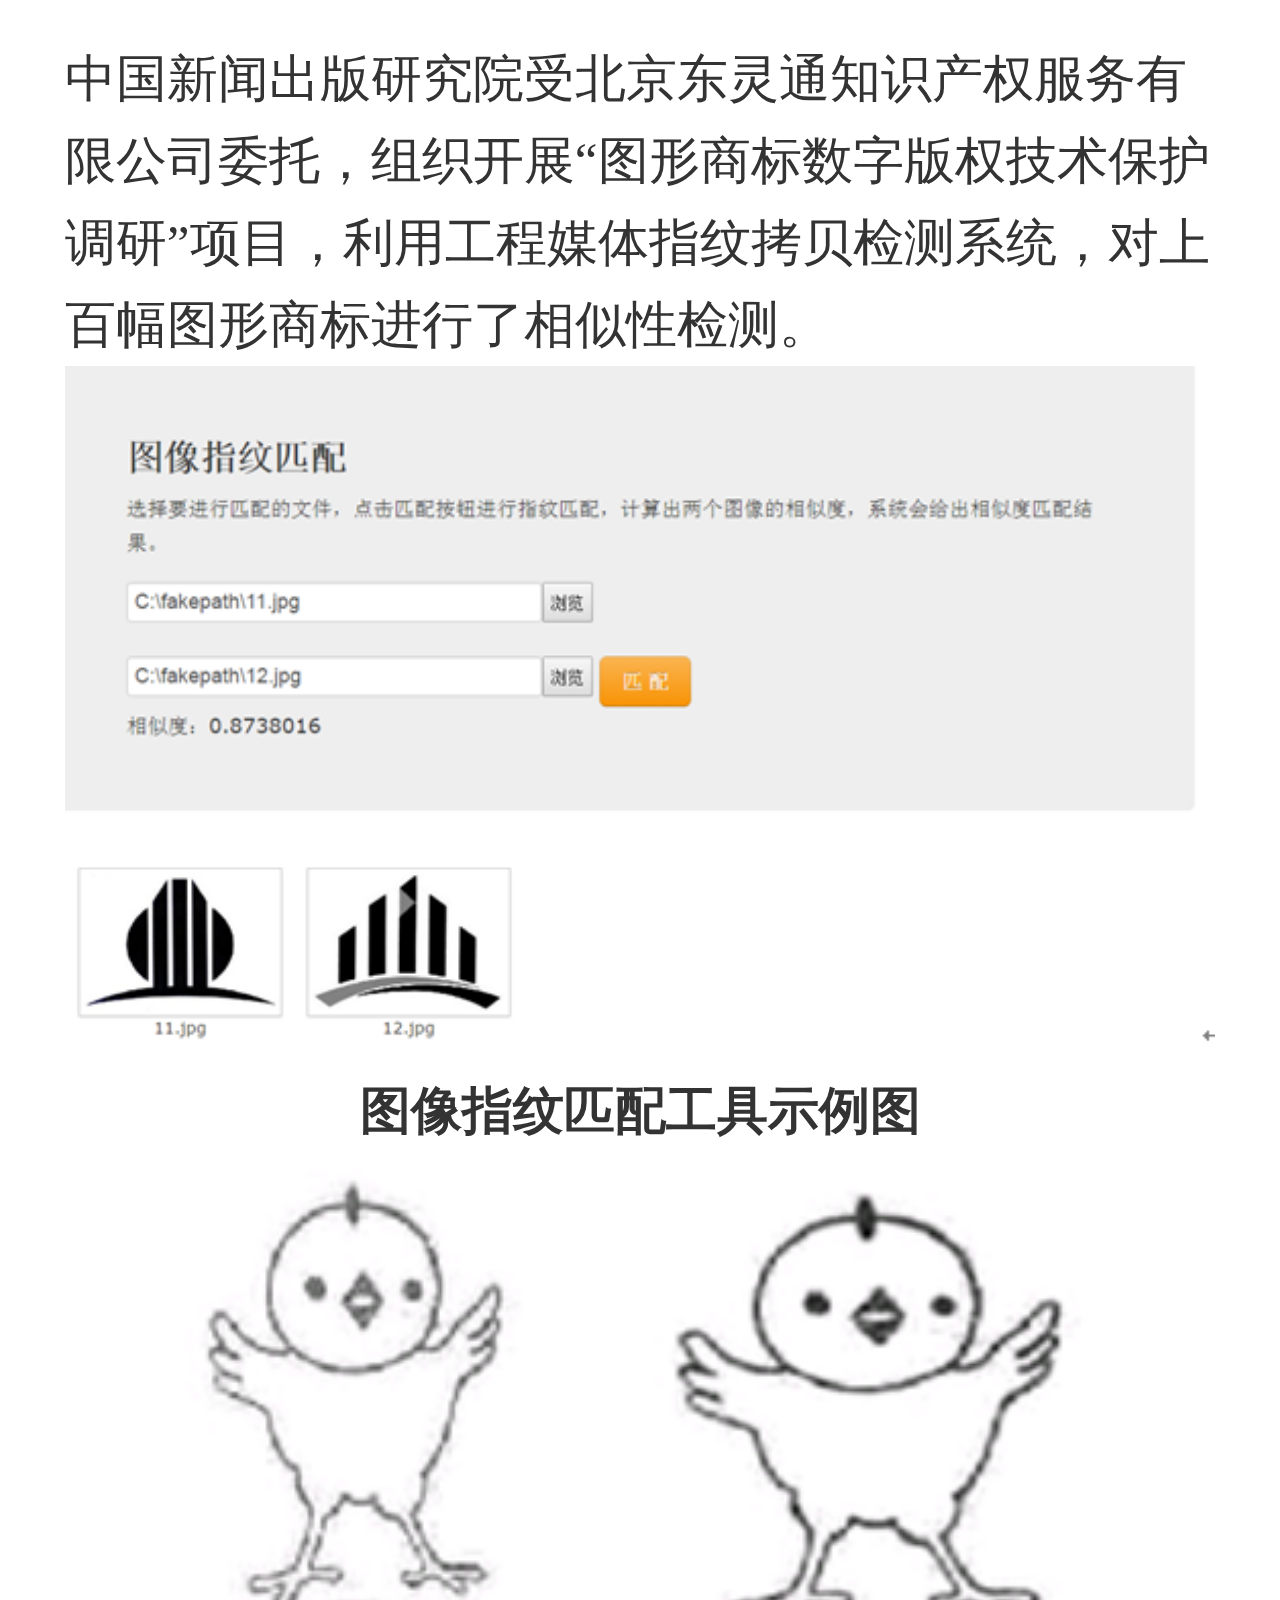
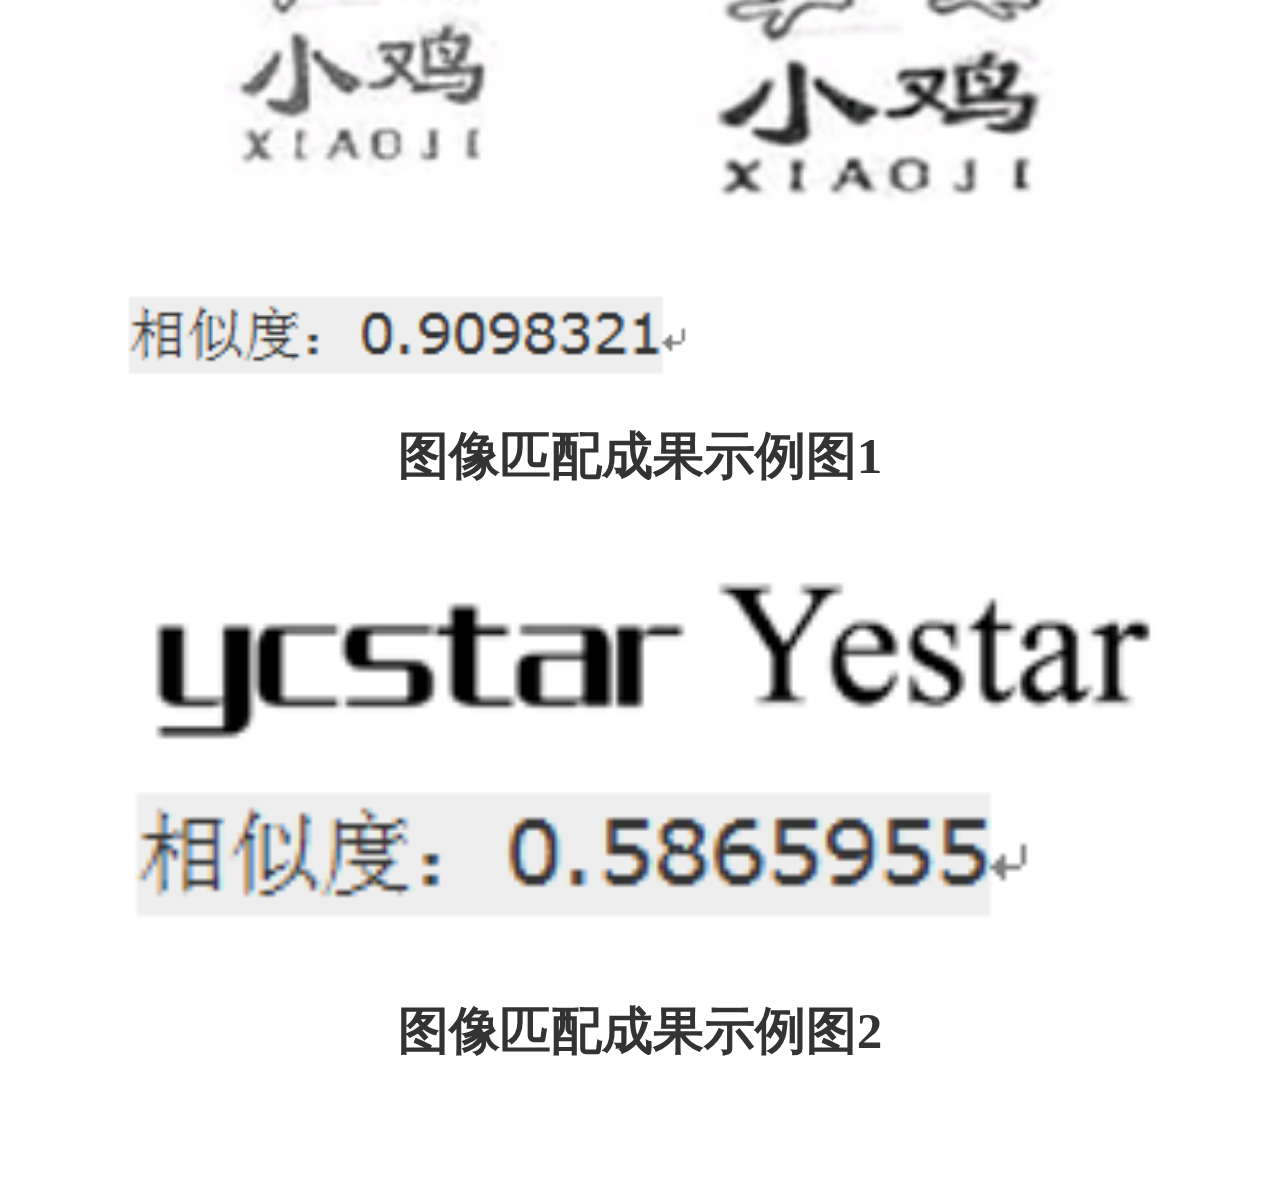
<file: edition/html/success.html>
<!DOCTYPE html>
<html>
    <head>
        <meta charset="utf-8" />
        <title>成功案例</title>
        <meta name="viewport" content="width=device-width, user-scalable=no, initial-scale=1.0, maximum-scale=1.0, minimum-scale=1.0">
        <link rel="stylesheet" href="../css/reset.css">
        <link rel="stylesheet" href="../css/common.css">
        <link rel="stylesheet" href="../css/news_details.css">
        <script src="../js/common.js"></script>
    </head>
    <body>
        <div id="news_details">
            <div class="content">
                <!-- 标题 -->
                <div class="title"><h1>上海交通大学出版社版权保护项目</h1></div>
                <div class="text_box">
                    <p class="text">数字版权保护技术研发工程为上海交通大学出版社提供数字内容注册登记、认证查询、侵权追踪等服务。目前已利用数字水印嵌入工具将《中国地方历史文献数据库》中的相关图片以及《东京审判文献数据库》中的部分MP4视频进行了水印嵌入。</p>
                    <div class="img">
                        <img src="../img/demo.png" alt="图片加载失败">
                    </div>
                    <div class="sm_title text_center">数字水印嵌入工具界面</div>
                    <div class="img">
                        <img src="../img/demo1.png" alt="图片加载失败">
                    </div>
                    <div class="sm_title text_center">音频水印嵌入示例图</div>
                </div>
                
                <!-- 标题 -->
                <div class="title"><h1>国家新闻出版广电总局电影数字节目管理中心定制开发项目</h1></div>
                <div class="text_box">
                    <p class="text">数字版权保护技术研发工程为总局电影数字节目管理中心定制开发影片著作权授权信息公示查询系统。</p>
                    <div class="img">
                        <img src="../img/demo3.png" alt="图片加载失败">
                    </div>
                    <div class="sm_title text_center">影片著作权授权信息公示查询系统信息统计界面</div>
                    <div class="img">
                        <img src="../img/demo4.png" alt="图片加载失败">
                    </div>
                    <div class="sm_title text_center">影片著作权授权信息公示查询系统用户管理界面</div>
                    <div class="img">
                        <img src="../img/demo5.png" alt="图片加载失败">
                    </div>
                    <div class="sm_title text_center">影片著作权授权信息公示查询系统权限界面</div>
                </div>

                <!-- 标题 -->
                <div class="title"><h1>北京东灵通知识产权服务有限公司版权保护项目</h1></div>
                <div class="text_box">
                    <p class="text">中国新闻出版研究院受北京东灵通知识产权服务有限公司委托，组织开展“图形商标数字版权技术保护调研”项目，利用工程媒体指纹拷贝检测系统，对上百幅图形商标进行了相似性检测。</p>
                    <div class="img">
                        <img src="../img/demo6.png" alt="图片加载失败">
                    </div>
                    <div class="sm_title text_center">图像指纹匹配工具示例图</div>
                    <div class="img">
                        <img src="../img/demo7.png" alt="图片加载失败">
                    </div>
                    <div class="sm_title text_center">图像匹配成果示例图1</div>
                    <div class="img">
                        <img src="../img/demo8.png" alt="图片加载失败">
                    </div>
                    <div class="sm_title text_center">图像匹配成果示例图2</div>
                </div>
            </div>
        </div>
    </body>
</html>
</file>
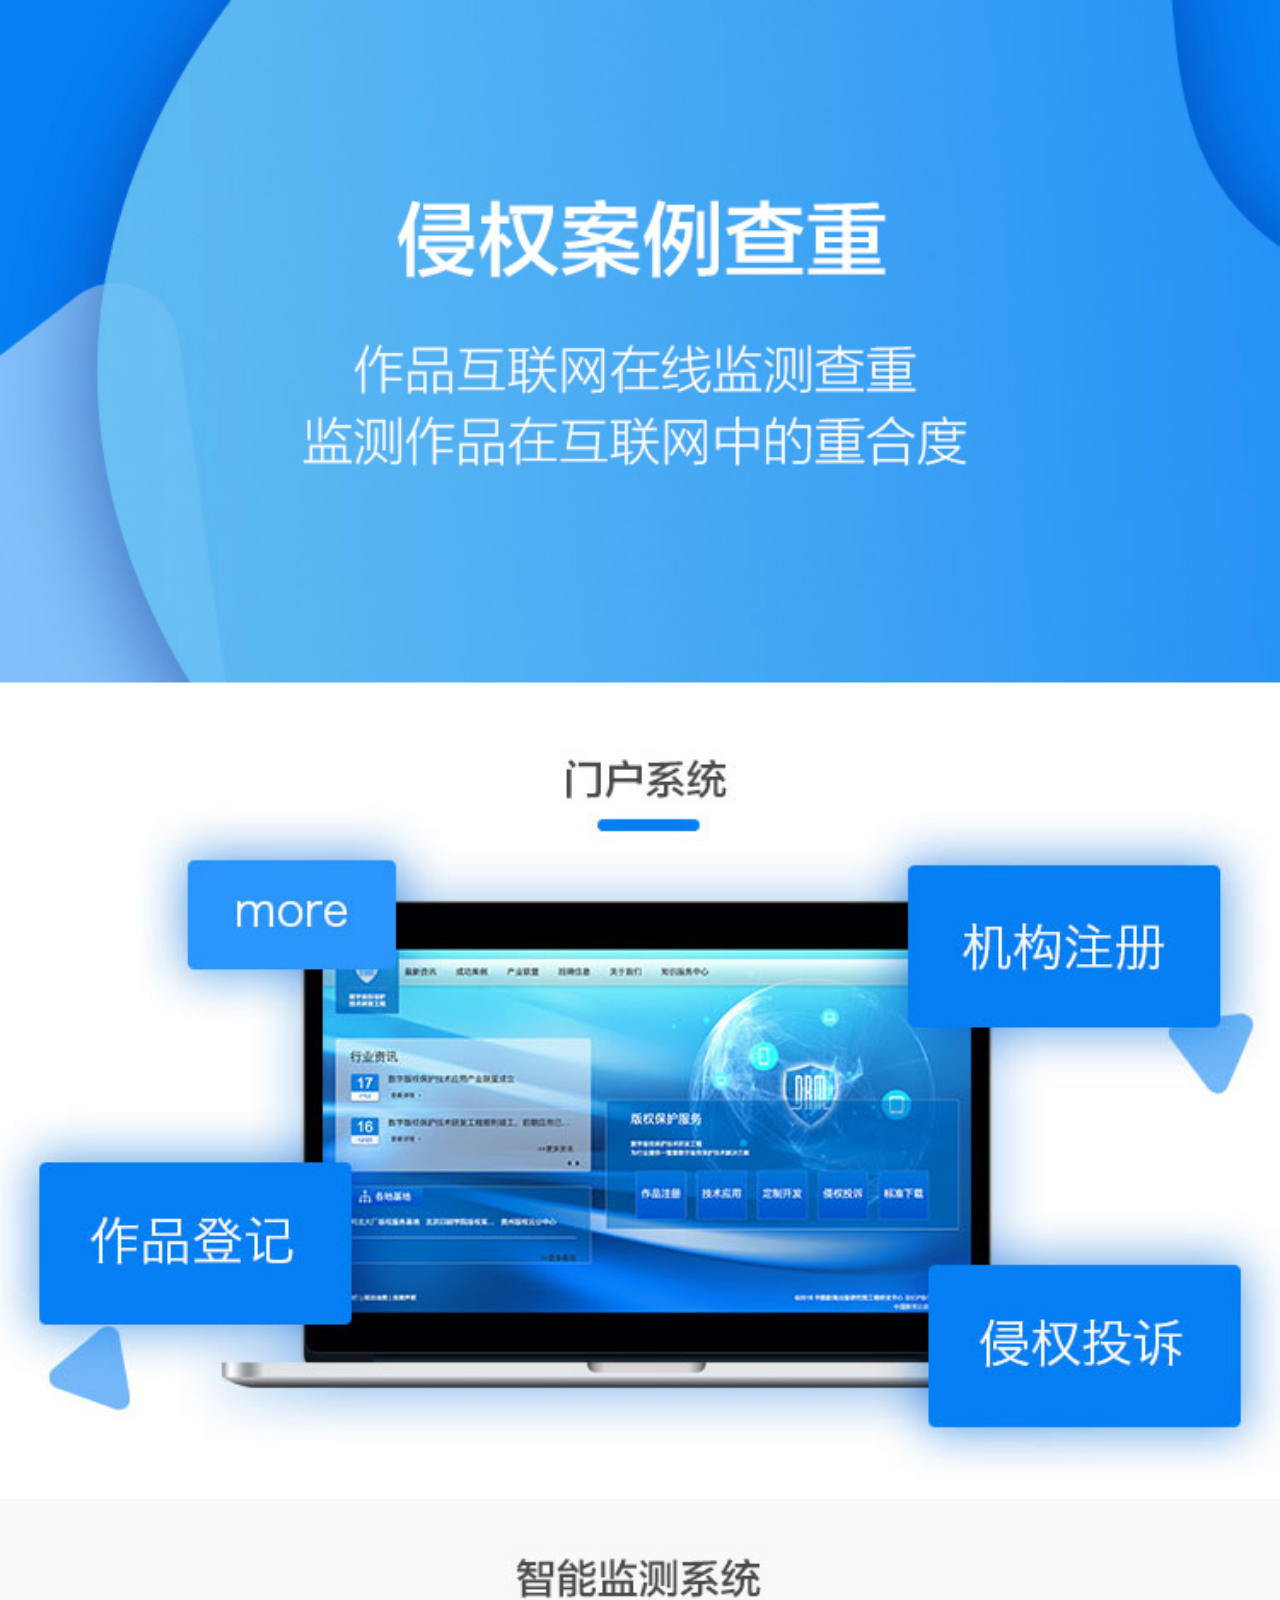
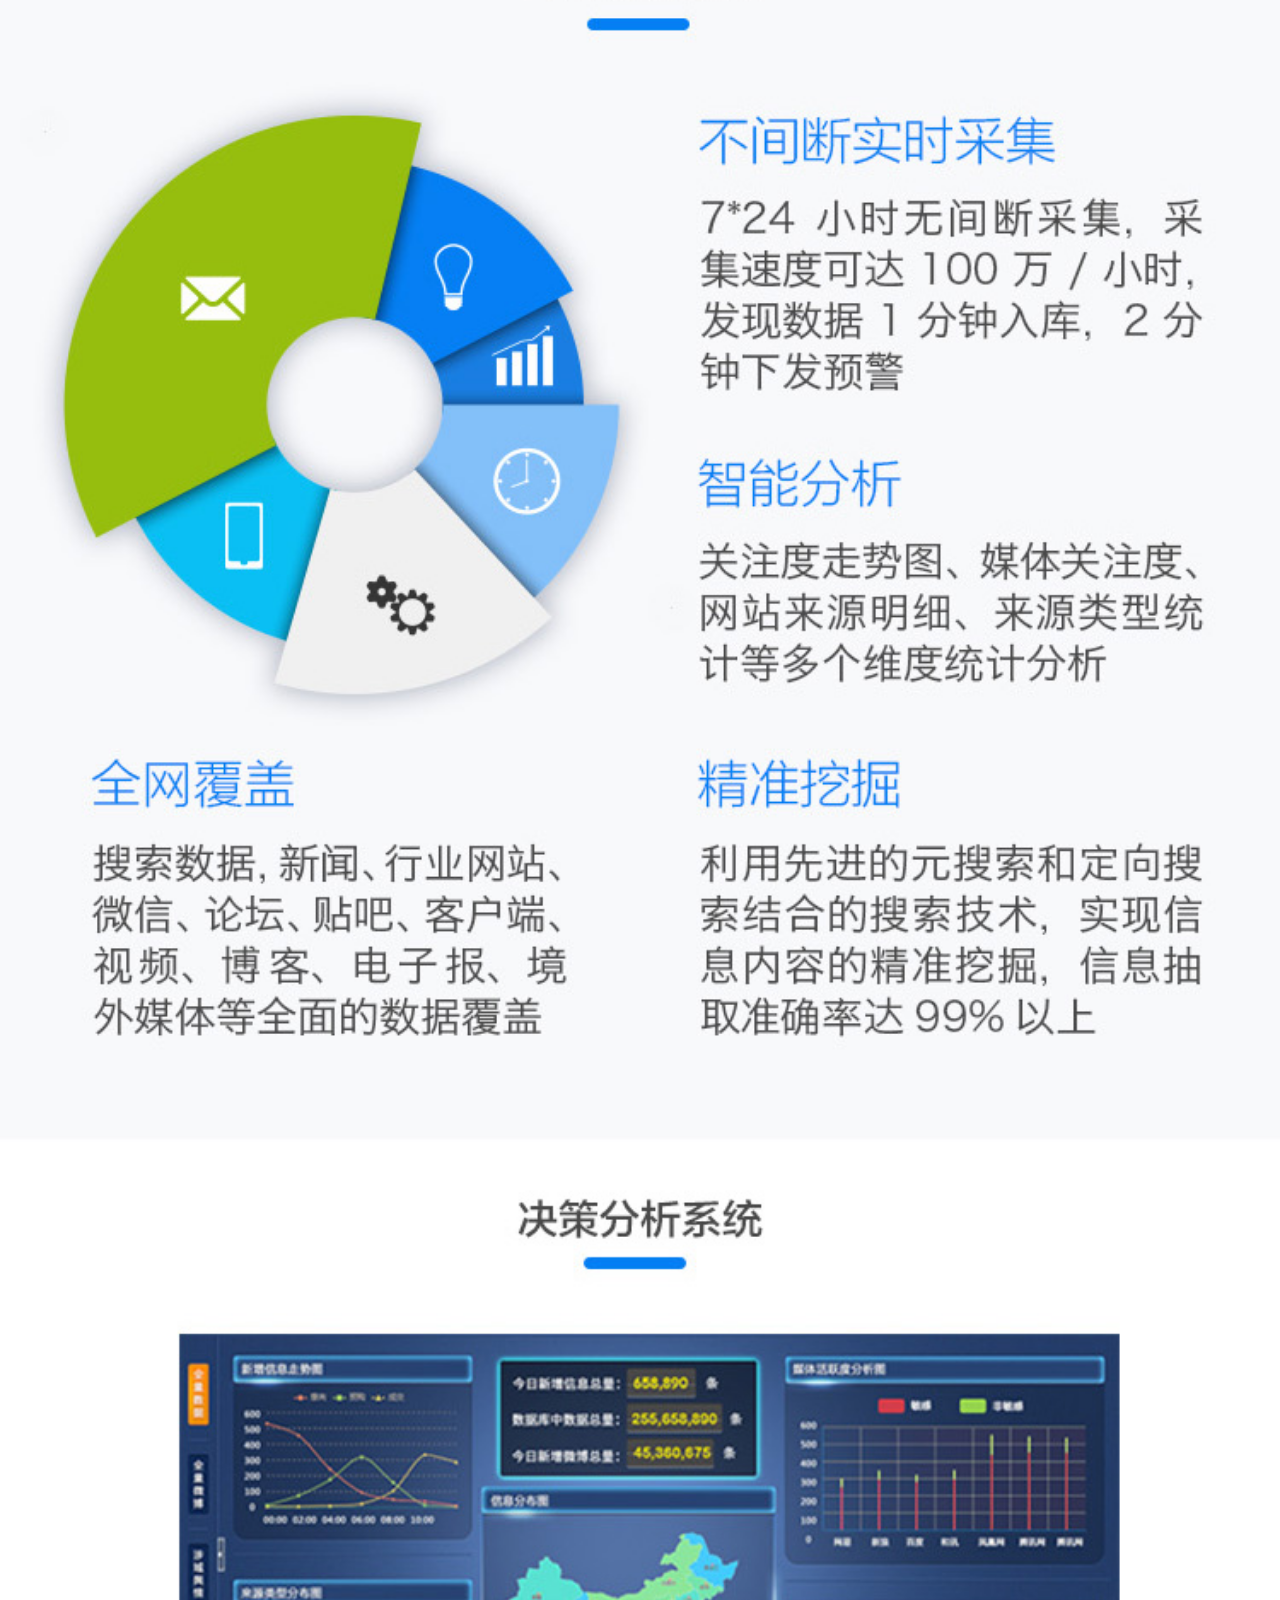
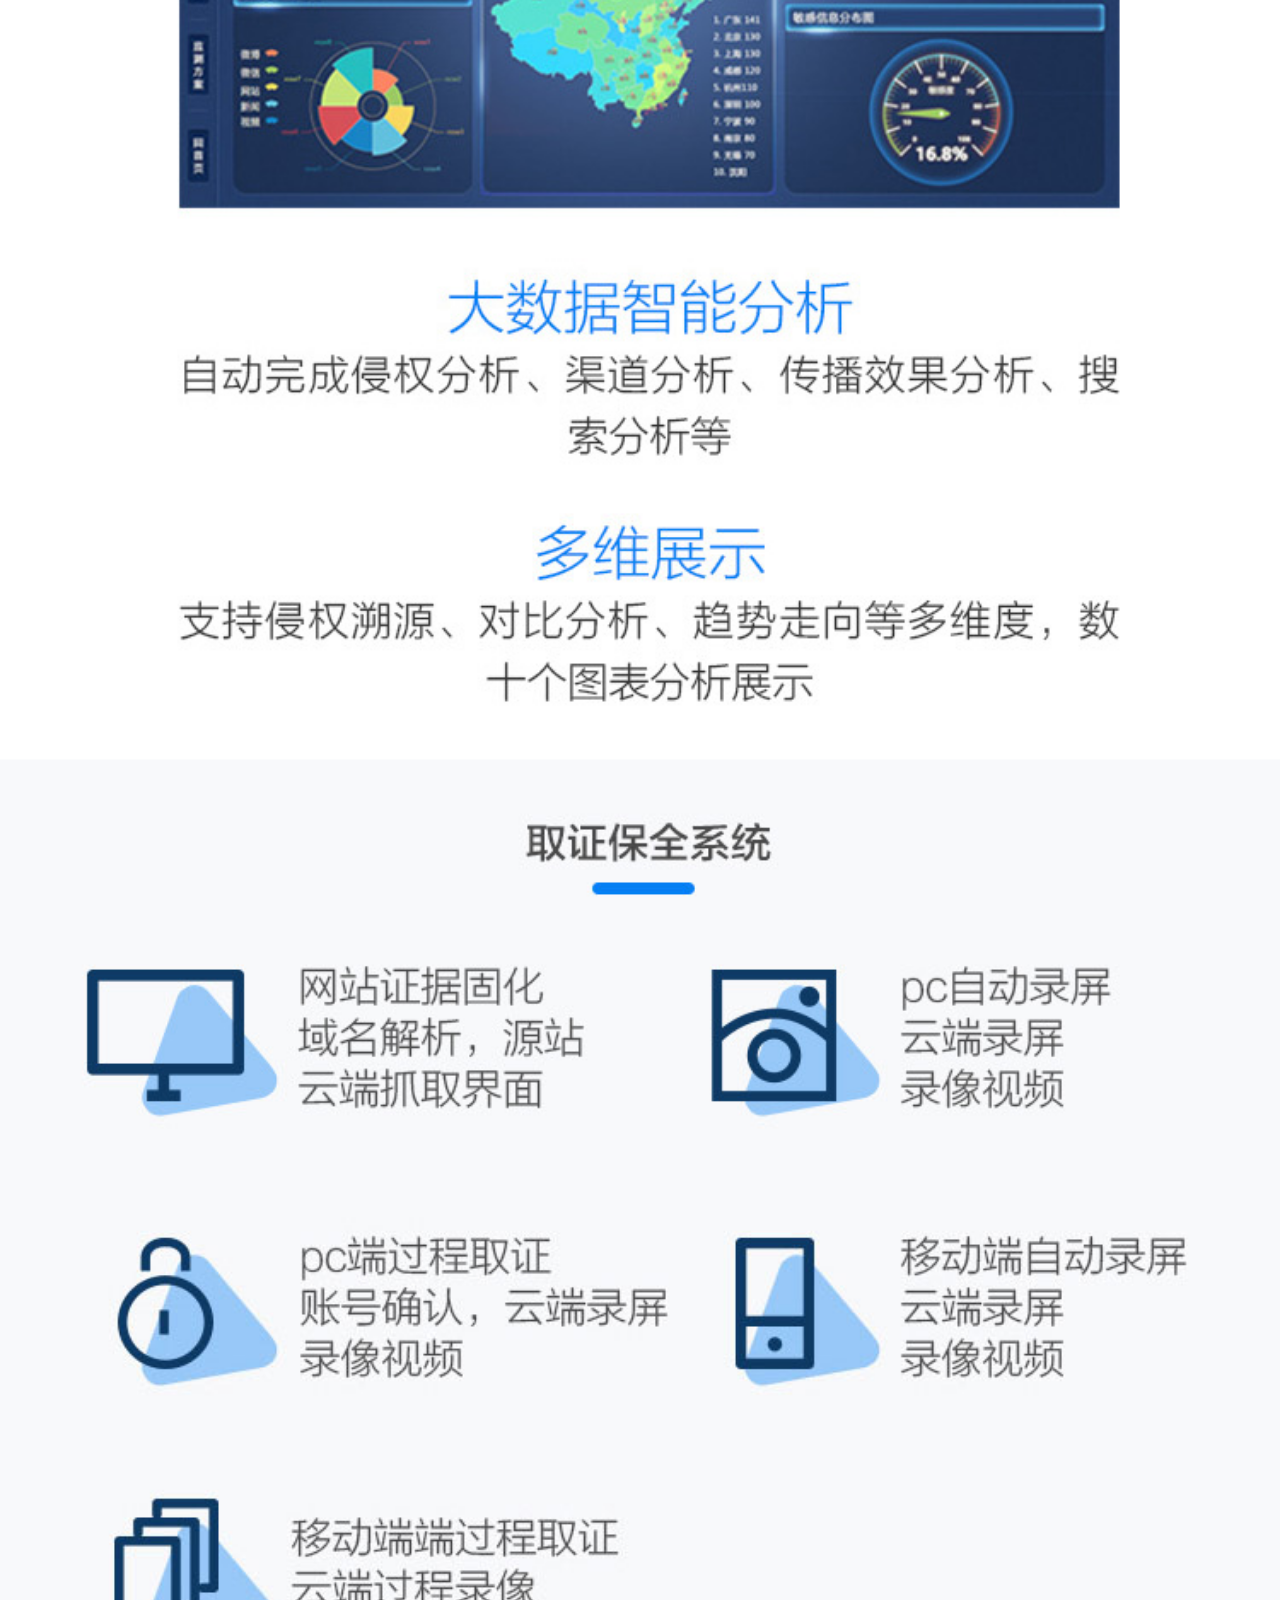
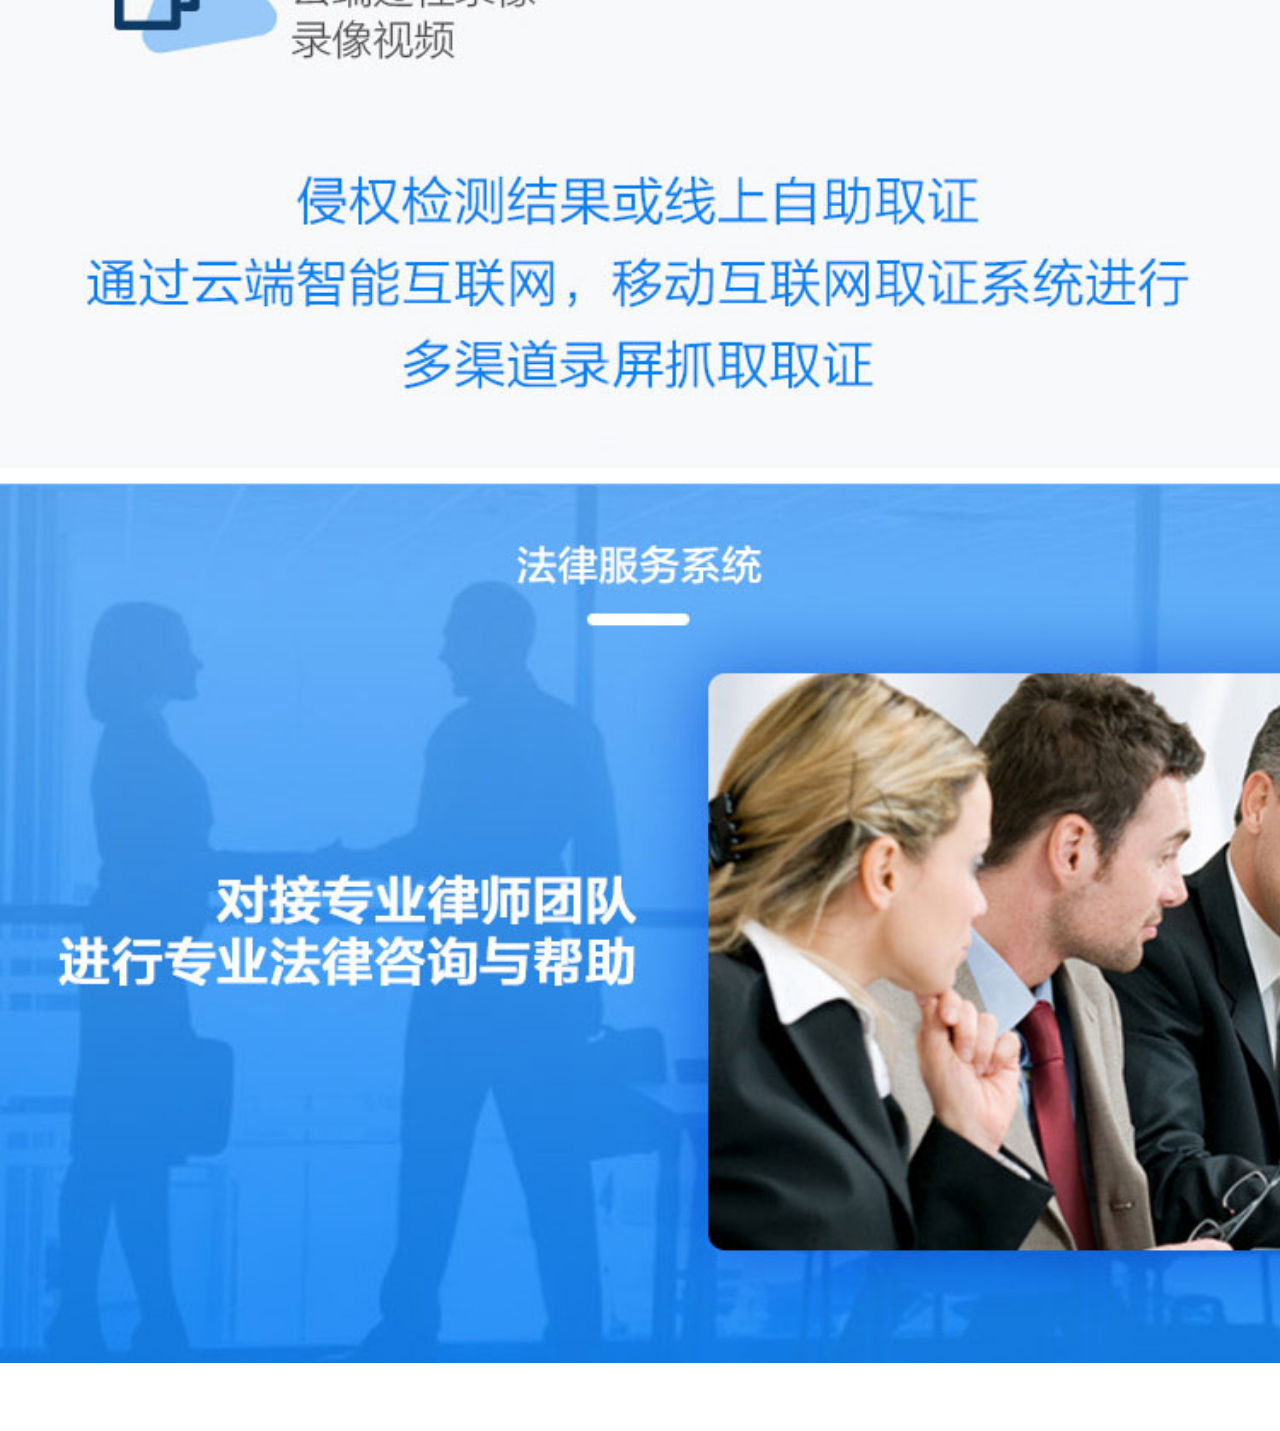
<file: edition/html/tort.html>
<!DOCTYPE html>
<html>
   <head>
      <meta charset="utf-8" />
      <title>侵权追踪</title>
      <meta name="viewport" content="width=device-width, user-scalable=no, initial-scale=1.0, maximum-scale=1.0, minimum-scale=1.0">
      <link rel="stylesheet" href="../css/reset.css">
      <link rel="stylesheet" href="../css/common.css">
      <script src="../js/common.js"></script>
   </head>
   <body>
      <div id="tort">
         <div class="content">
               <div class="run_img"><img src="../img/run1.jpg" alt="图片加载失败"></div>
               <div class="run_img"><img src="../img/run2.jpg" alt="图片加载失败"></div>
               <div class="run_img"><img src="../img/run3.jpg" alt="图片加载失败"></div>
               <div class="run_img"><img src="../img/run4.jpg" alt="图片加载失败"></div>
               <div class="run_img"><img src="../img/run5.jpg" alt="图片加载失败"></div>
               <div class="run_img"><img src="../img/run6.jpg" alt="图片加载失败"></div>
               <div class="run_img"><img src="../img/run7.jpg" alt="图片加载失败"></div>
               <div class="run_img"><img src="../img/run8.jpg" alt="图片加载失败"></div>
         </div>
      </div>
   </body>
</html>
</file>
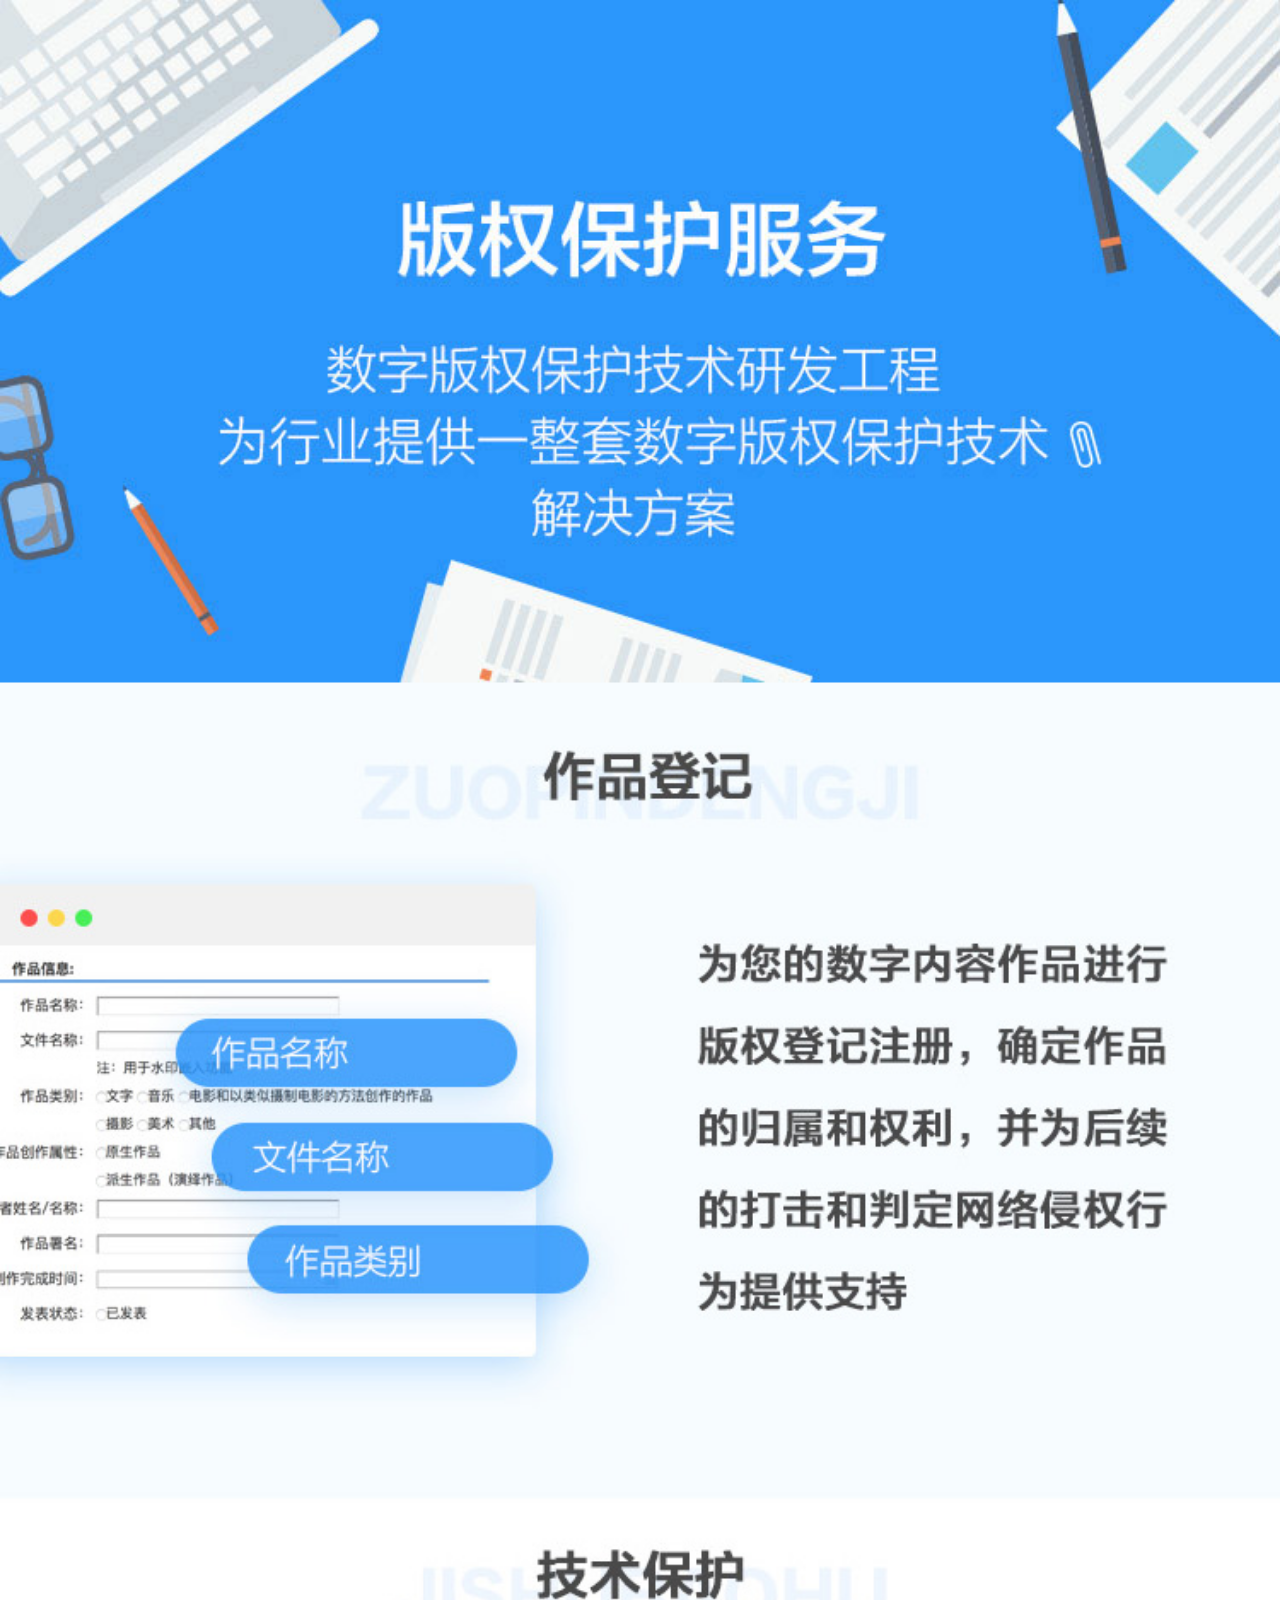
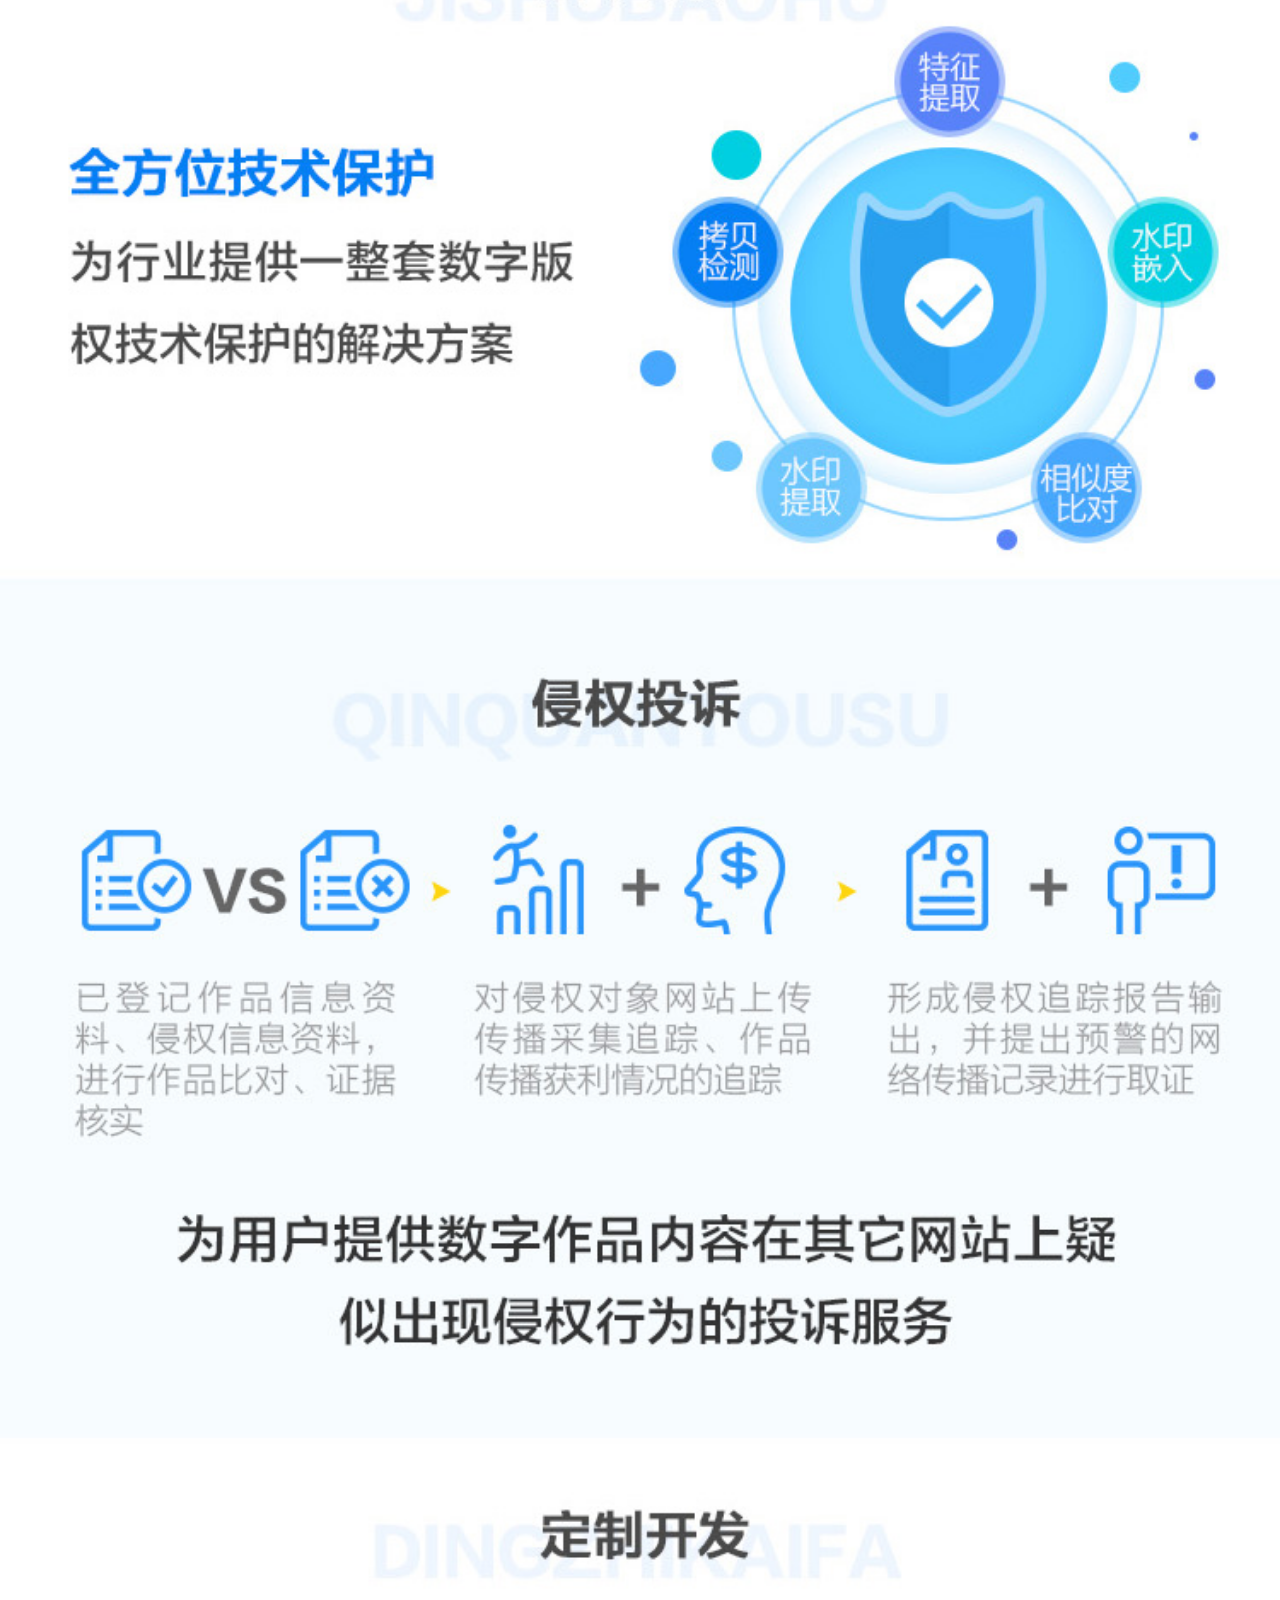
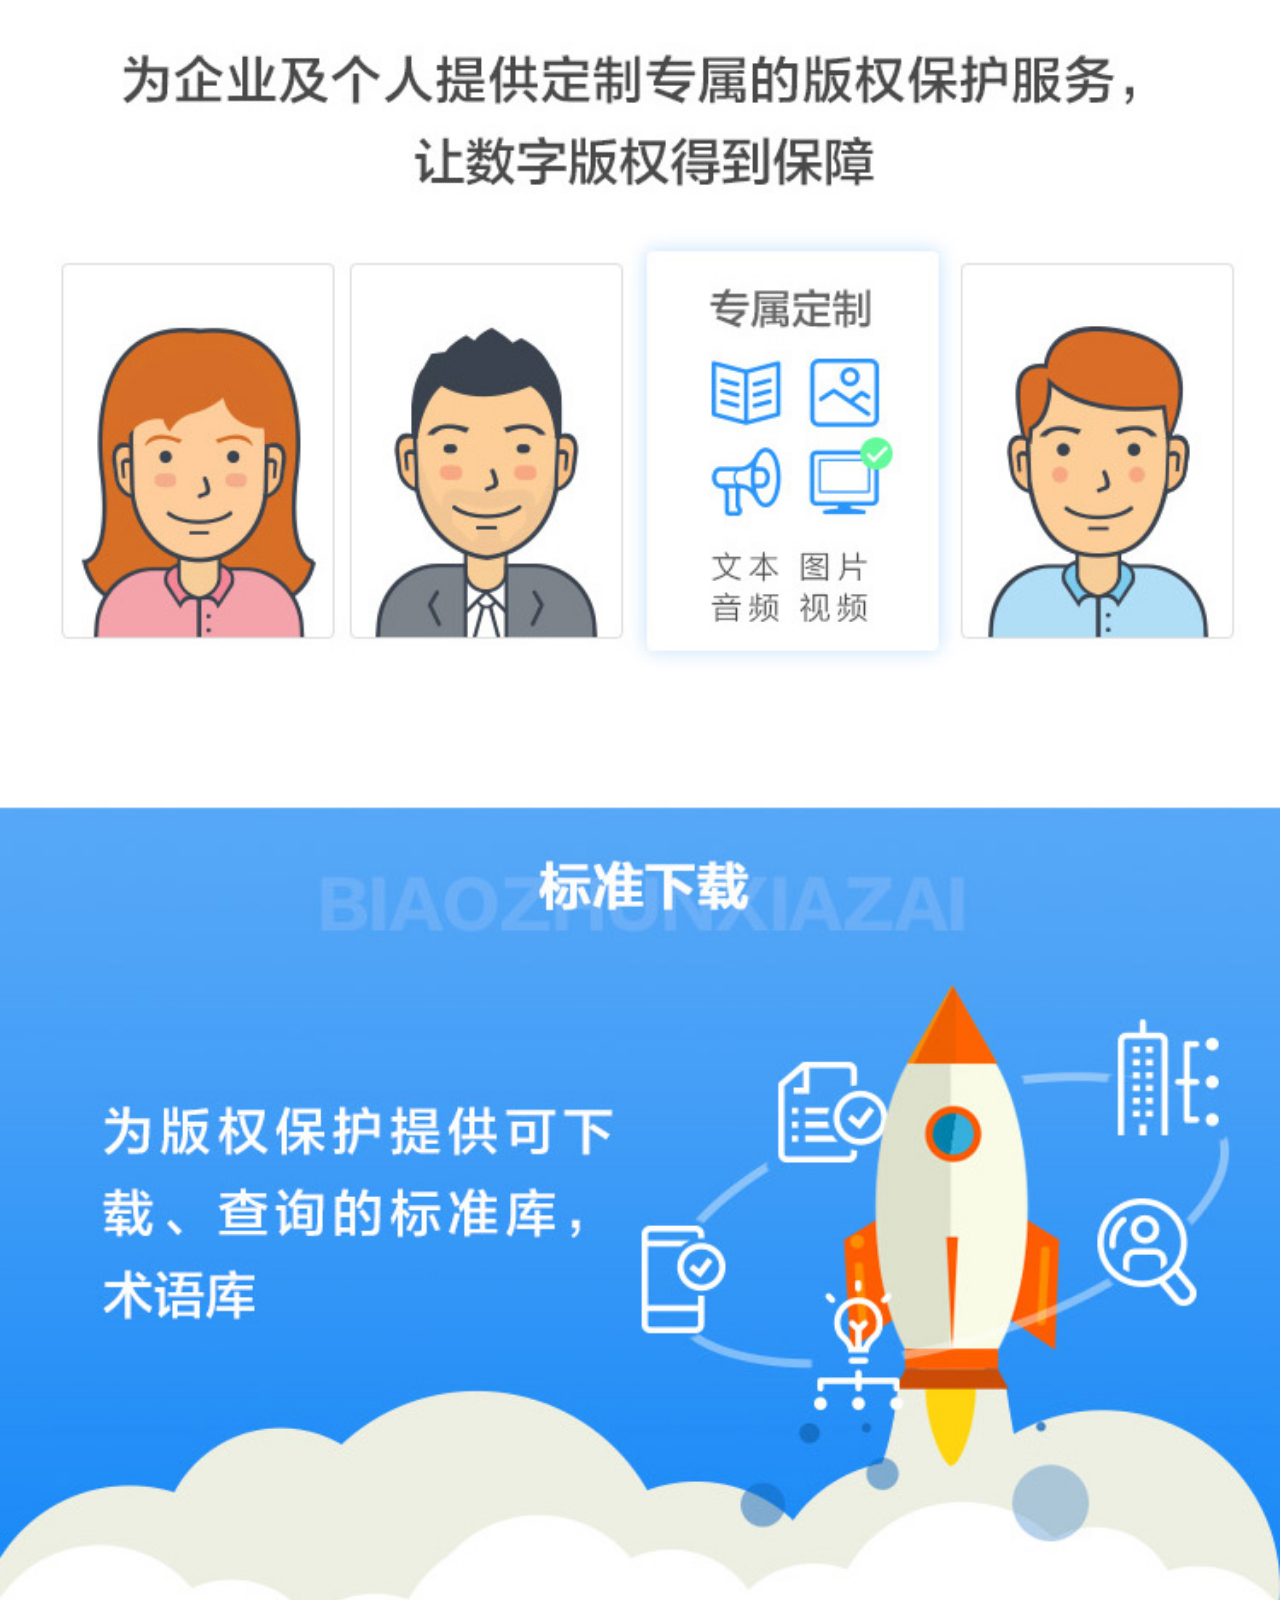
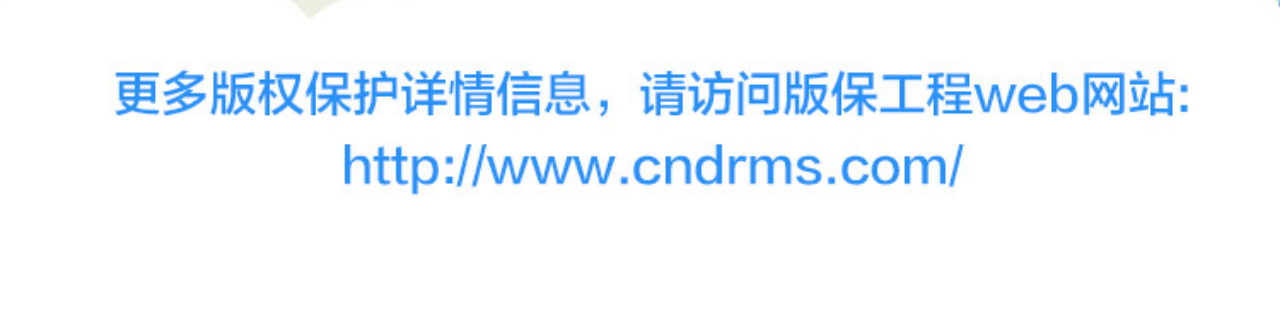
<file: edition/html/version.html>
<!DOCTYPE html>
<html>
   <head>
      <meta charset="utf-8" />
      <title>版权服务</title>
      <meta name="viewport" content="width=device-width, user-scalable=no, initial-scale=1.0, maximum-scale=1.0, minimum-scale=1.0">
      <link rel="stylesheet" href="../css/reset.css">
      <link rel="stylesheet" href="../css/common.css">
      <script src="../js/common.js"></script>
   </head>
   <body>
      <div id="tort">
         <div class="content">
               <div class="run_img"><img src="../img/version01.jpg" alt="图片加载失败"></div>
               <div class="run_img"><img src="../img/version02.jpg" alt="图片加载失败"></div>
               <div class="run_img"><img src="../img/version03.jpg" alt="图片加载失败"></div>
               <div class="run_img"><img src="../img/version04.jpg" alt="图片加载失败"></div>
               <div class="run_img"><img src="../img/version05.jpg" alt="图片加载失败"></div>
               <div class="run_img"><img src="../img/version06.jpg" alt="图片加载失败"></div>
               <div class="run_img"><img src="../img/bottom.jpg" alt="图片加载失败"></div>
         </div>
      </div>
   </body>
</html>
</file>
<file: edition/css/index.css>
.content{
	padding: 15px 11.5px;
}
img{
	width: 100%;
}
p{
	font-size: 0.512rem;
	color: rgba(255, 255, 255, 0.6);
	text-align: center;
}
.title{
	font-size: 0.768rem;
	color: #fff;
	text-align: center;
}
.top ,
.bottom {
	display: flex;
}
.bottom{
	margin-top: -8px;
}
.top a,
.bottom a{
	display: block;
	margin:8px 0;
	border-radius: 4px;
}
.top a .img,
.bottom a .img{
	display: block;
}
.top_left,
.bottom_left{
	width: 7.210667rem;
	margin:0 3.5px;
}
.top_right,
.bottom_right{
	flex: auto;
	margin:0 3.5px;
}
.news{
	background-color: #47a7ff;
	height: 6.613333rem;
}
.news .img{
	width: 1.962667rem;
	margin:0 auto;
	padding: 1.664rem 0 1.237333rem;
}
.industry{
	height: 3.157333rem;
	background-color: #5882f9;
}
.industry_box {
	display: block;
	padding-top: 1.066667rem
}
.industry .img{
	width: 1.365333rem;
	margin: 0 0.469333rem 0 0.725333rem;
}
.industry .title{
	line-height: 1.109333rem;
}
.demo{
	height: 3.285333rem;
	background-color: #057ff3;
}
.demo_box{
	display: block;
	padding-top: 0.981333rem;
}
.demo .img{
	width: 1.450667rem;
	margin: 0 0.512rem 0 0.810667rem;
}
.demo .title{
	margin-bottom: 0.213333rem;
}
.employment{
	height: 6.528rem;
	background-color: #6dc7ff;
}
.employment .img{
	width: 2.773333rem;
	margin: 0 auto;
	padding: 1.408rem 0 0.725333rem 0;
}
.connect{
	height: 5.248rem;
	background-color: #057ff3;
}
.connect .img{
	width: 2.133333rem;
	margin: 0 auto;
	padding: 0.810667rem 0 0.597333rem 0;
}
.base{
	height: 4.437333rem;
	background-color: #ffc236;
}
.base .img{
	width: 1.706667rem;
	margin: 0 auto;
	padding: 0.597333rem 0 0.426667rem 0;
}
.version{
	height: 7.8rem;
	background-color: #00cfe0;
}
.version .img{
	width: 2.133333rem;
	margin: 0 auto;
	padding: 1.152rem 0 0.853333rem 0;
}
.version .title{
	margin-bottom: 0.512rem;
}
.version p,
.tort p{
	line-height: 0.768rem;
}
.tort{
	height: 8.6rem;
	background-color: #46A7FF;
}
.tort .title{
	text-align: left;
	padding: 0.64rem 0 0 0.426667rem;
}
.tort .img{
	width: 2.389333rem;
	margin: 0 auto;
	padding: 1.28rem 0 1.450667rem 0;
}
</file>
<file: edition/css/common.css>
body{
  background-color: #f5f5f5;
}

.content {
  padding-bottom: 0.853333rem;
  background-color: #fff;
}
.title{
	font-size: 0.810667rem;
	color: #333;
	font-weight: bold;
      line-height: 1.024rem;
}
.sm_title{
  font-weight: bold;
  font-size: 0.64rem;
  color: #333;
  line-height: 1.024rem;
}
.text_left{
  text-align: left;
}
.text_center{
  text-align: center;
}
.time{
  line-height: 0.981333rem;
}
em{
	font-size: 0.512rem;
	color: #999;
	font-weight: initial;
      vertical-align: middle;
}
.text{
	font-size: 0.64rem;
	color: #333;
	line-height: 1.024rem;
}
.marginNo{
  margin: 0 !important;
}
/*广告*/
.advertisement{
	height: 6.186667rem;
}
.banner{
    height: 3.072rem;
    padding-top: 0.64rem;
}
.return img,
.advertisement img{
	width: 100%;
}
/*tab导航*/
.tab_nav{
	display: flex;
	box-shadow: 0px 2px 15px 0px rgba(171, 171, 171, 0.36);
}
.tab_nav .tab{
	flex: auto;
	text-align: center;
	font-size: 0.64rem;
	color: #666;
	font-weight: bold;
	height: 1.834667rem;
	line-height: 1.834667rem;
	position: relative;
      z-index: 999;
}
.tab_nav .tab.b_color{
	color: #057ff3;
}
.tab_nav .line.active{
    display: block;
    width: 0.682667rem;
    height: 0;
    border: 0.064rem solid #057ff3;
    border-radius: 3px;
    position: absolute;
    left: 50%;
    margin-left: -0.341333rem;
    bottom: 0.213333rem;
}
.contant{
      padding: 0 0.426667rem 1.28rem;
}
.con_detail{
    padding: 0.426667rem 0.810667rem;
}
/*横向滚动*/
.wrapper{
  position: relative;
  height: 1.834667rem;
  overflow: hidden;
  box-shadow: 0px 2px 15px 0px rgba(171, 171, 171, 0.36);
}
.scroller {
  position: absolute;
  display: flex;
  -webkit-tap-highlight-color: rgba(0,0,0,0);
  width: 17.92rem;
  -webkit-transform: translateZ(0);
  -moz-transform: translateZ(0);
  -ms-transform: translateZ(0);
  -o-transform: translateZ(0);
  transform: translateZ(0);
  -webkit-touch-callout: none;
  -webkit-user-select: none;
  -moz-user-select: none;
  -ms-user-select: none;
  user-select: none;
  -webkit-text-size-adjust: none;
  -moz-text-size-adjust: none;
  -ms-text-size-adjust: none;
  -o-text-size-adjust: none;
  text-size-adjust: none;
}
.run_img{
  font-size: 0;
}
.run_img img{
  width: 100%;

}

/*投诉*/
.form_box{
  padding: 0.384rem 0.469333rem;

}
.ipt{
    height: 1.856rem;
    width: 100%;
    border: 0;
    outline: none;
    text-indent: 12px;
    color: #333;
    font-size: 0.725333rem;
}
.ipt_box{
  border-bottom: 1px solid #ddd;
}
.con_box{
  border-radius: 0.170667rem;
  overflow: hidden;
}
textarea{
    width: 100%;
    letter-spacing: 1px;
    height:8.64rem;
    outline: none;
    border:none;
    color: #333;
    font-size: 0.725333rem;
    margin: 0.384rem 0 0.469333rem;
    text-indent: 12px;
    line-height: 1.28rem;
    border-radius: 0.170667rem;
     resize : none;
     padding: 10px 0;
     box-sizing: border-box;
}
.sub{
      width: 100%;
    border: none;
    outline: none;
    color: #fff;
    height: 1.877333rem;
    font-size: 0.725333rem;
    border-radius: 0.917333rem;
    background-color: #047ff6;
}
.ban_title{
  height: 2.98667rem;
  margin: 0.384rem 0;
}
.ban_title img{
  width: 100%;
}
input::-webkit-input-placeholder, textarea::-webkit-input-placeholder {
    font-size: 0.725333rem;
　　color: #999;
}
input:-moz-placeholder, textarea:-moz-placeholder {
    font-size: 0.725333rem;
　　color: #999;
}
input::-moz-placeholder, textarea::-moz-placeholder {
    font-size: 0.725333rem;
　　color: #999;
}
input:-ms-input-placeholder, textarea:-ms-input-placeholder {
    font-size: 0.725333rem;
　　color: #999;
}

/*下载页面*/
.load_btn{
  display: block;
  height: 1.877333rem;
  line-height: 1.877333rem;
  background-color: #61cc7c;
  border-radius: 0.917333rem;
  width: 94%;
  margin:0 auto; 
  text-align: center;
  color: #fff;
  font-size: 0.725333rem;
}
.android{
  display: inline-block;
  height: 1.28rem;
  width:1.066667rem;
  background:url(../img/android.png); 
  background-size: cover;
  vertical-align: middle;
  margin: 0 0.597333rem;
}
</file>
<file: edition/css/about.css>
/*联系方式*/
.contant{
  padding-top: 0.64rem;
  padding-bottom: 0.64rem;
}
.news_list .map{
  width: 100%;
  height: 9.728rem;
}
.map img{
  width: 100%;
  height: 100%;
}
#gotobaiduform{
  font-size: 18px;
  line-height: 30px;
}
.icon {
  display: block;
  height: 1.066667rem;
  width: 1.066667rem;
  margin: 0.853333rem 0.682667rem;
}
.icon_phone{
  background: url(../img/phone.png) no-repeat;
  background-size: 100%;
}
.icon_fax{
  background: url(../img/chuanzhen.png) no-repeat;
  background-size: 100%;
}
.icon_email{
  background: url(../img/email.png) no-repeat;
  background-size: 100%;
}
.icon_site{
  background: url(../img/dingwei.png) no-repeat;
  background-size: 100%;
}
.connect_box {
  display: flex;
  border:1px solid #ddd;
  border-radius: 4px;
  margin: 0.213333rem 0;
  height: 2.773333rem;
}
.connect_box .connect{
  display: block;
  margin: 0.512rem 0;
  line-height: 0.853333rem;
}
.connect .type{
  font-size: 0.64rem;
  color: #333;
  font-weight: bold;
}
.connect .text{
  font-size: 0.64rem;
  color: #666;
}
/*中心概况*/
.sm_title{
  margin: 0.64rem 0;
}
.title_color{
  color: #057ff3;
}
.details{
  border:1px solid #ddd;
  border-radius: 4px;
  margin: 0.426667rem 0;
}
.details .title{
  height: 1.792rem;
  line-height:1.792rem;
  padding:0 0.853333rem;
  border-bottom: 1px solid #ddd;
}
.details .text{
    padding:0.64rem 0.853333rem;
}
.network{
  background:url(../img/fuwu_1.png) no-repeat;
  background-size: 30%;
  background-position: right bottom;
}
.credible{
  background:url(../img/fuwu_2.png) no-repeat;
  background-size: 30%;
  background-position: right bottom;
}
.number{
  background:url(../img/fuwu_3.png) no-repeat;
  background-size: 30%;
  background-position: right bottom;
}
/*中心荣誉*/
.img_box{
  width: 11.264rem;
  height: 14.336rem;
  margin: 0 auto 0.64rem;
}
.img_box img{
  height: 100%;
  width: 100%;
}
/*中心历程*/
.left{float:left !important;}
.right{float:right;}
.clear:after{
  content:" ";
  display:block;
  clear:both;
}
#history_process{
  color:#666;
  font-size: 0.597333rem;
  line-height: 1.024rem;
}
#history_process .left_date{
  width: 2.005333rem;
  padding-right: 0.704rem;
  padding-left: 0.512rem;
  position: relative;
  top: -5px;
}
#history_process .left_date .month{
  color: #999;
  font-size: 0.512rem;
  text-align: right;
}
#history_process .right_content{
  font-size: 0.64rem;
  line-height: 0.768rem;
  width: 10.922667rem;
  padding-right: 0.042667rem;
  padding-left: 0.853333rem;
  position: relative;
  border-left: 1px solid #ddd;
  padding-bottom: 0.981333rem;
}
#history_process .right_content .jiantou{
  display: block;
  width: 0.554667rem;
  height: 0.554667rem;
  position: absolute;
  left: -0.298667rem;
  top: 0;
  background: url(../img/licheng.png) no-repeat;
  background-size: 100%;
}
#history_process .right_content .dian{
  display: block;
  width: 0.256rem;
  height: 0.256rem;
  border-radius: 0.256rem;
  background-color: #057ff3;
  position: absolute;
  left: -0.170667rem;
  top: 0.170667rem;
}
#history_process .right_content .contents{
  margin-bottom: 0.426667rem;
}
#history_process .right_content .if_img{
  font-size: 0.554667rem;

  padding-left: 1.024rem;
  color: #057ff3;
  cursor: pointer;
  background: url(../img/photo.png) no-repeat;
  background-size: 0.597333rem;
  background-position: 0.298667rem 0.042667rem;
}
#history_process .news_img{
  width: 10.88rem;
  height: 6.4rem;
}
</file>
<file: edition/css/news_list.css>
/*新闻列表*/
#news .news_img{
	display: block;
	width: 4.693333rem;
	height: 2.773333rem;
	padding: 0.213333rem;
}
#news .news_img img{
	width: 100%;
	height: 100%;
}
#news .news_title{
	width: 9.386667rem;
	font-size: 0.64rem;
	line-height: 0.853333rem;
	color: #333;
	padding: 0.213333rem;
	font-weight: bold;
}
#news .news_title h3{
	display: -webkit-box;
	-webkit-box-orient: vertical;
	-webkit-line-clamp: 2;
	overflow: hidden;
}
#news ul>li a{
	display: block;
	position: relative;
	padding: 0.341333rem 0;
	border-bottom:1px solid #ddd;
}
#news ul>li:last-child a{
	border:none;
}
#news  p{
	position: absolute;
	width: 9.386667rem;
	bottom: 0.426667rem;
}

#news .no_img h3{
	font-size: 0.64rem;
	line-height: 0.853333rem;
	color: #333;
	padding:0.170667rem  0.213333rem 0.810667rem;
	font-weight: bold;
}
#news .no_img p{
	width: 100%;
	box-sizing: border-box;
    	padding:0 0.426667rem 0 0.213333rem;
}
</file>
<file: edition/css/news_details.css>
.content{
	padding: 0.725333rem 0.810667rem;
}
.time_box{
	display: flex;
	padding: 0.512rem 0;
}
.time_box em{
    	flex: auto;
	text-align: center;
}
.time_box .name{
	text-align: left;
}
.time_box .num{
	text-align: right;
}
.text_box .img img{
	width: 100%;
}
.text{
	margin-top: 0.64rem;
}
textarea{
      width: 100%;
    height: 200px;
    border: none;
    outline: none;
}
.text_box{
  margin-bottom: 0.64rem;
}
</file>
<file: edition/css/employment.css>
.employ_list ul li{
	line-height: 1.706667rem;
	border-bottom: 1px solid #ddd;
	padding: 0.512rem 0.426667rem 0;
}
.employ_list ul li:last-child{
	border:none;
}
</file>
<file: edition/css/industry.css>
.name_list{
  font-size: 0.64rem;
  color: #333;
  line-height: 1.024rem;
}
.time_con{
  line-height: 1.024rem;
}
.name_list p{
  text-indent: 1.024rem;
}
.names{
    display: block;
    padding: 0.853333rem 0;
}
.time em{
  padding-right: 0.64rem;
}
</file>
